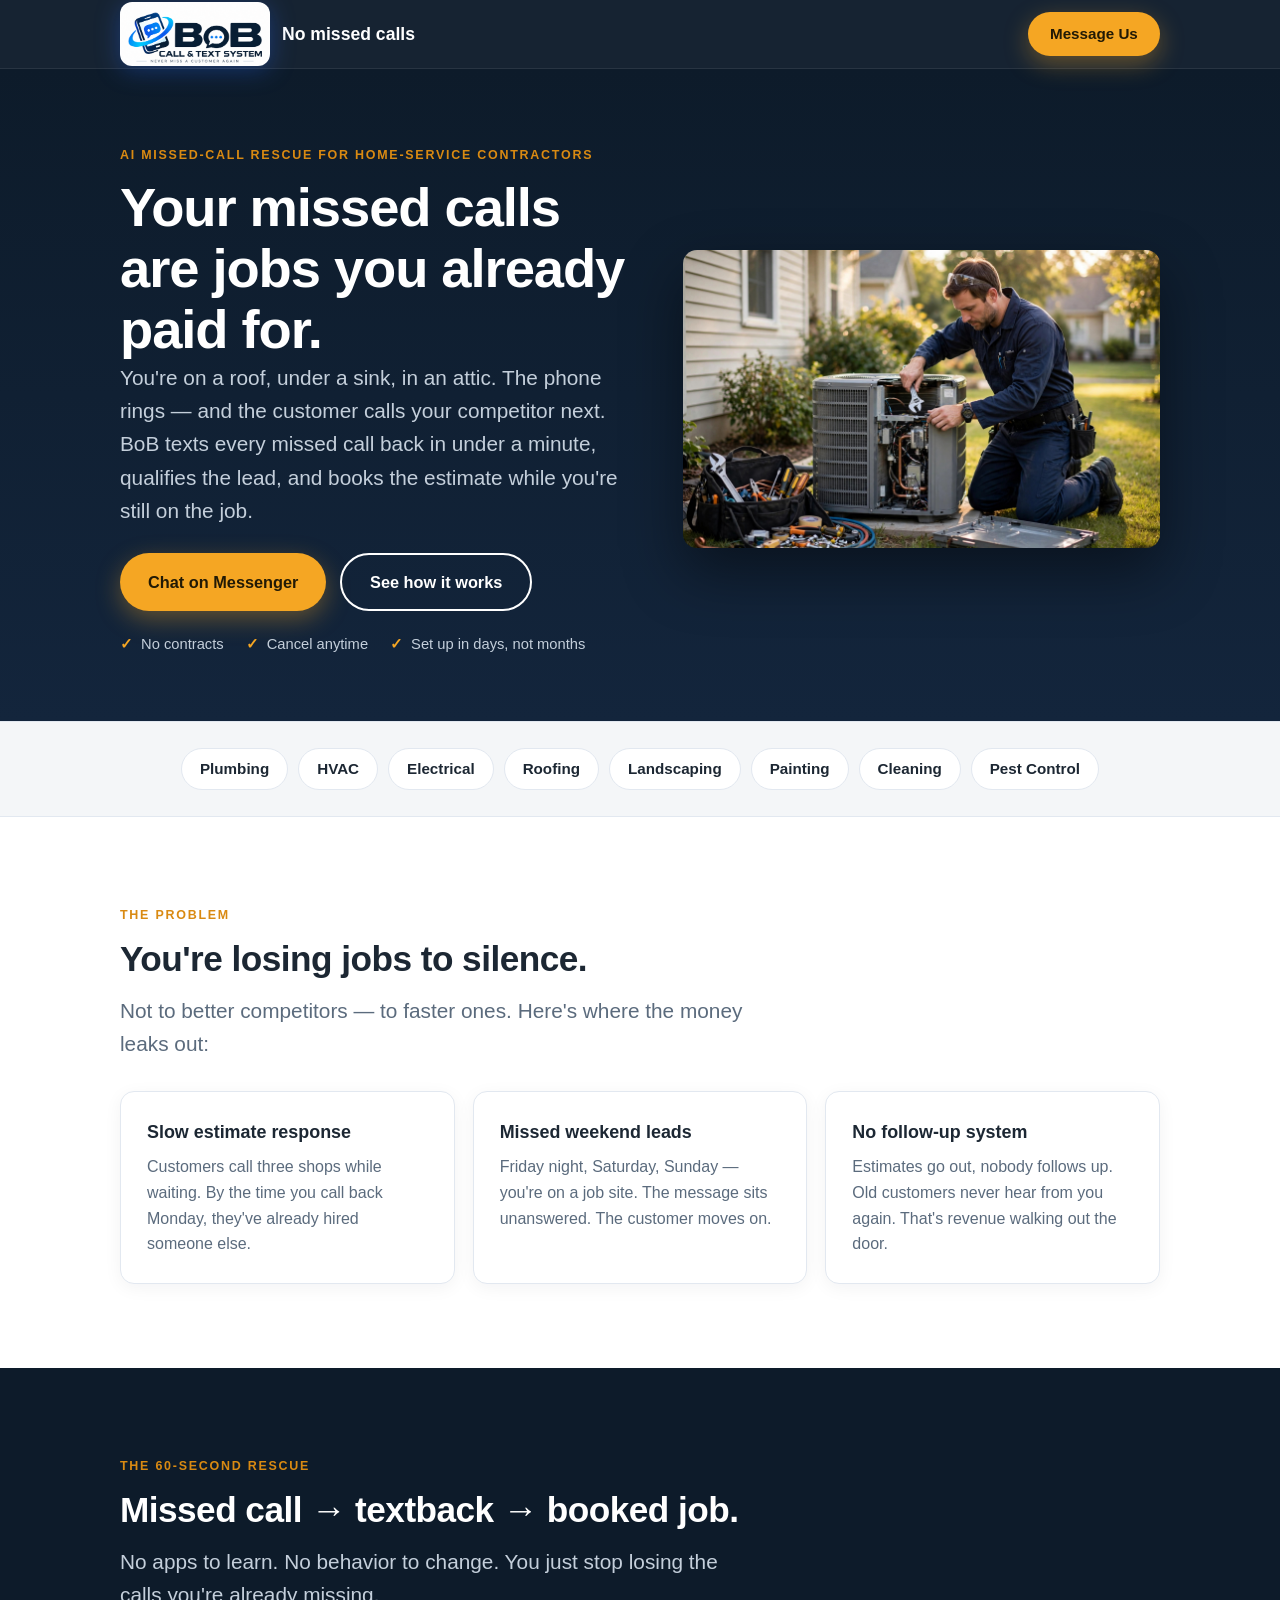
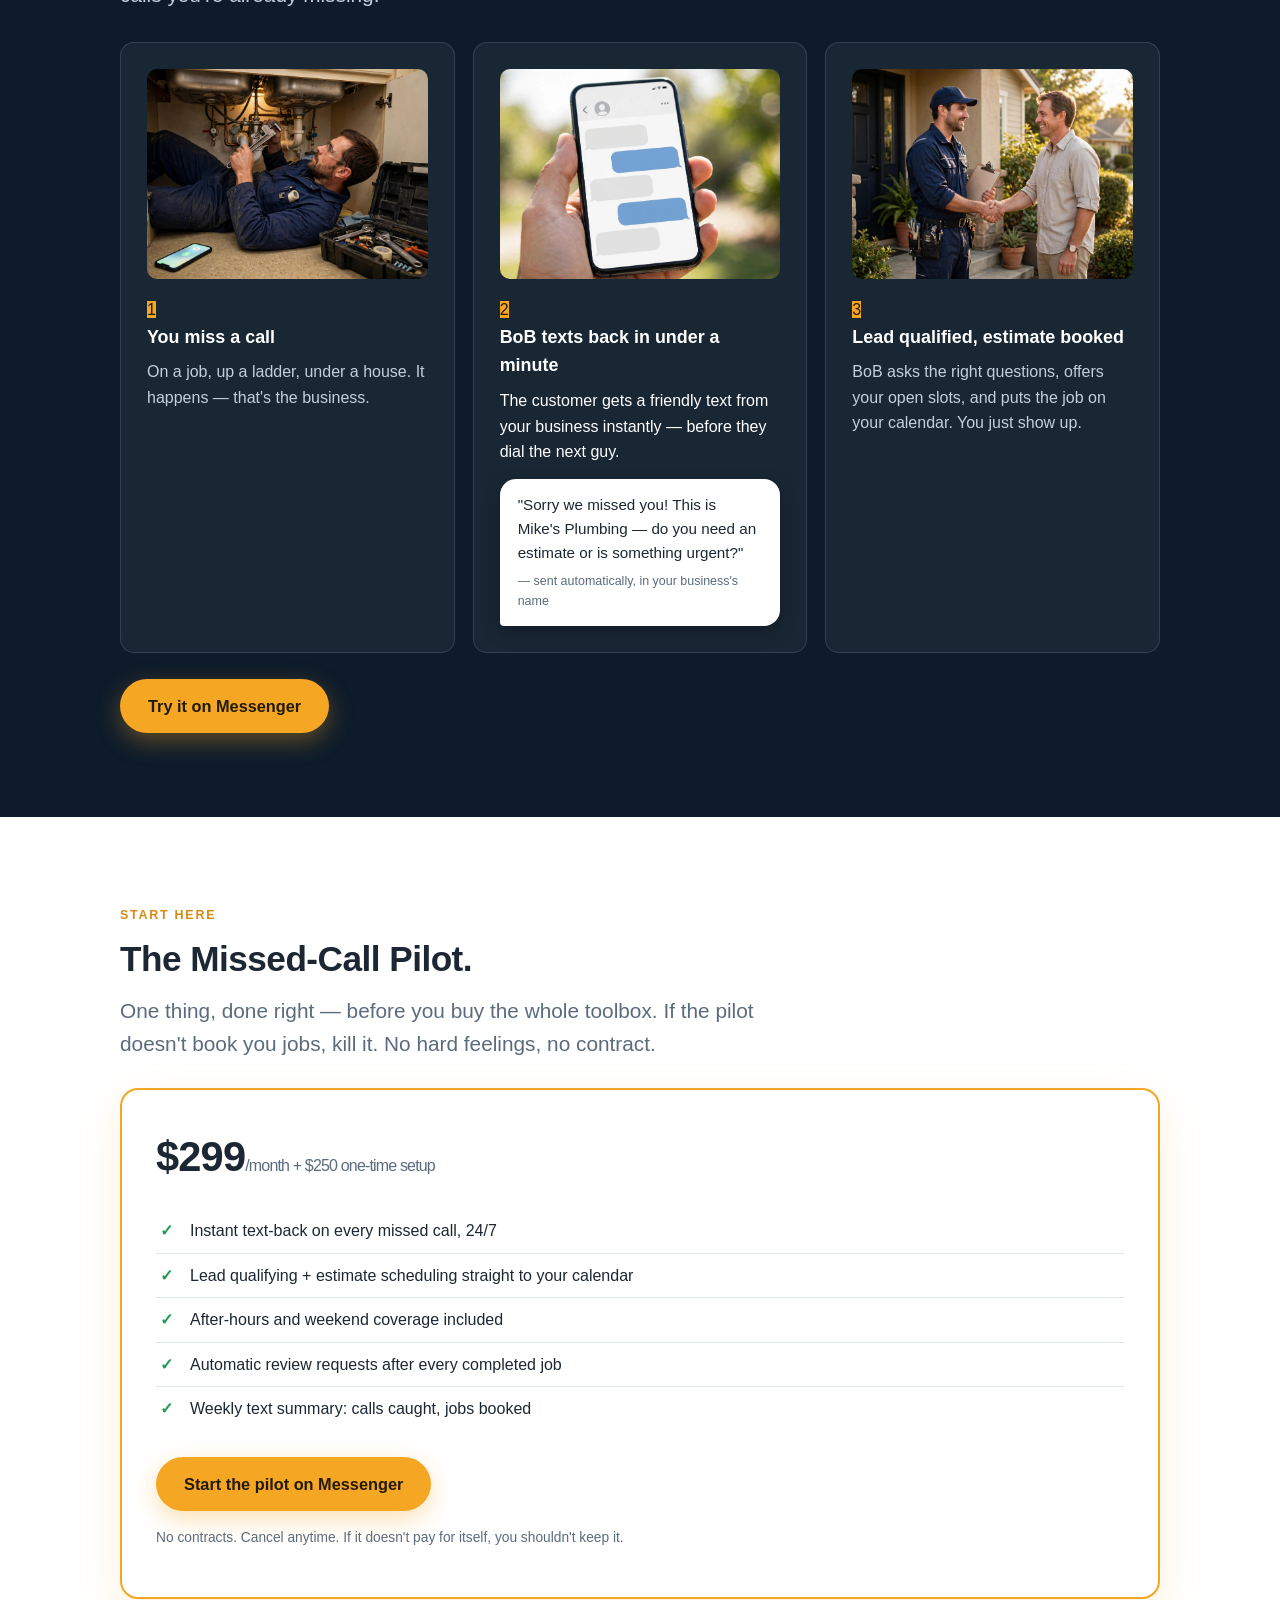
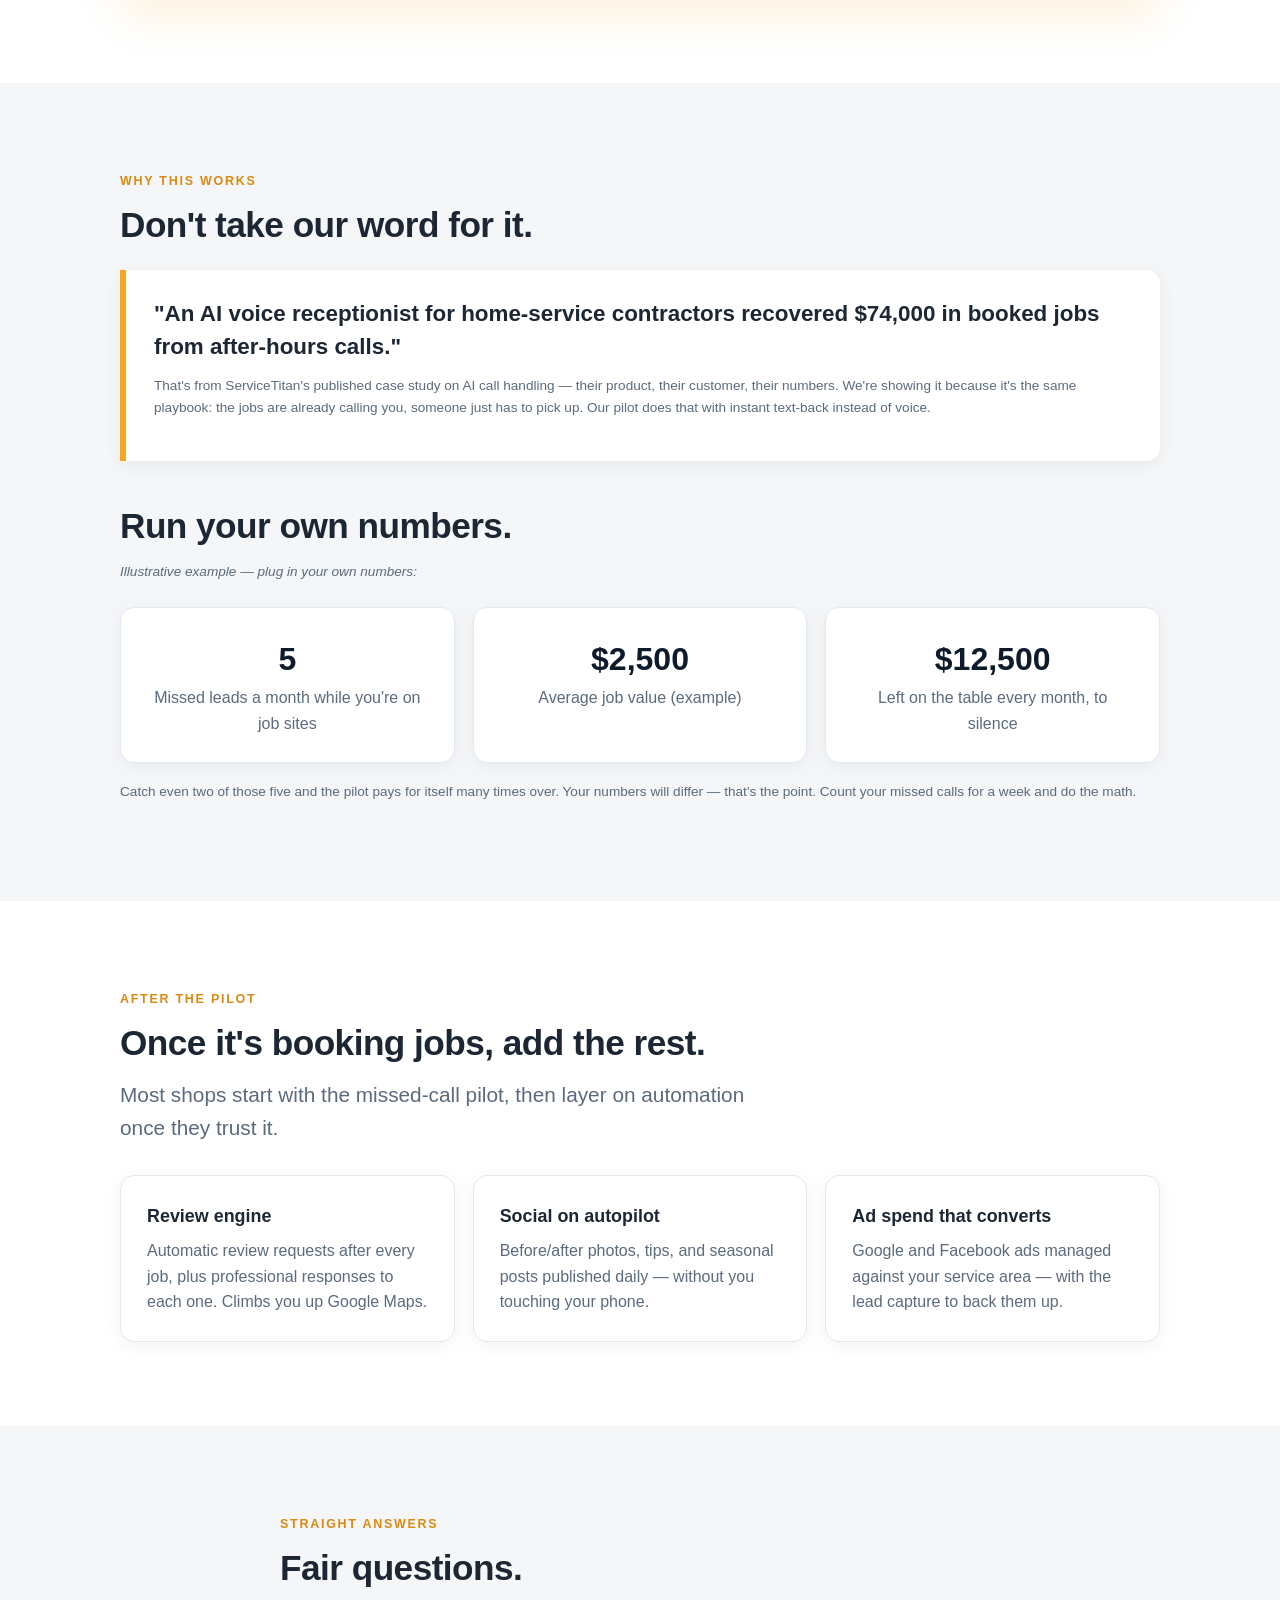
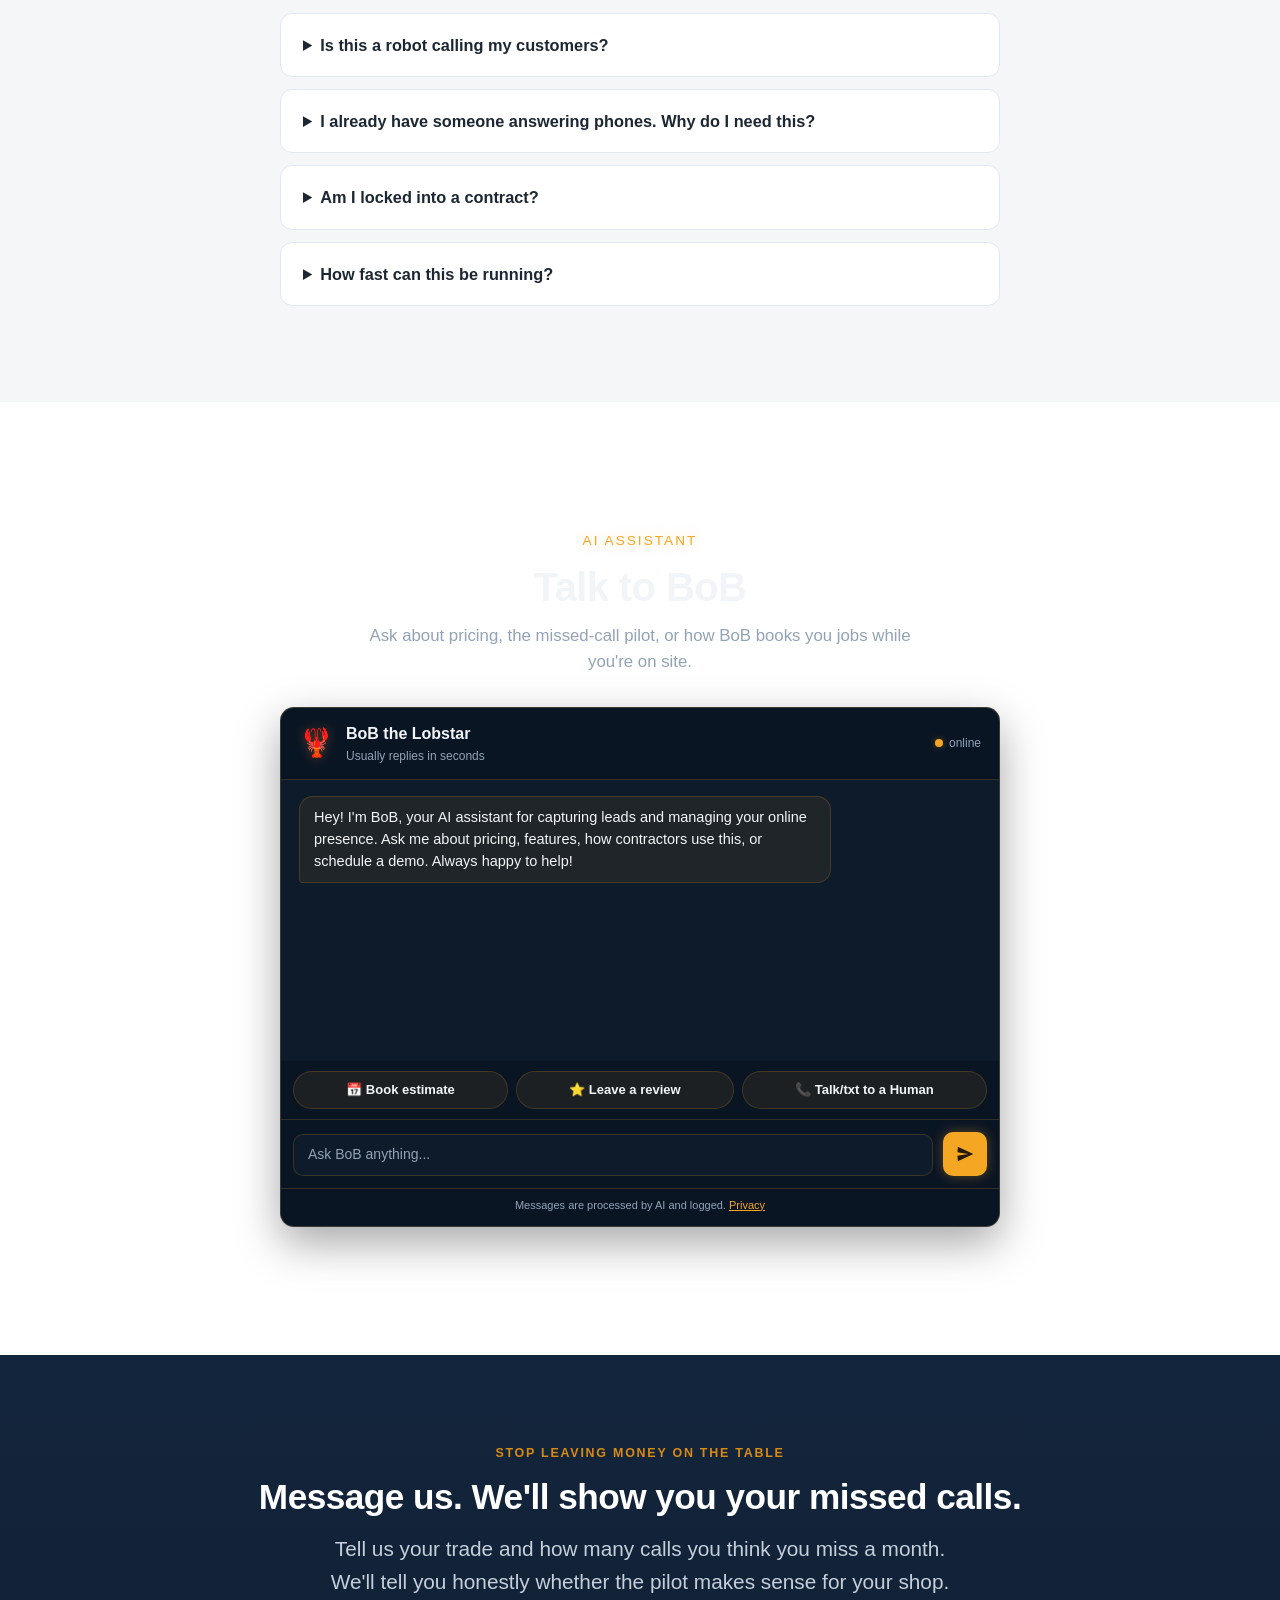
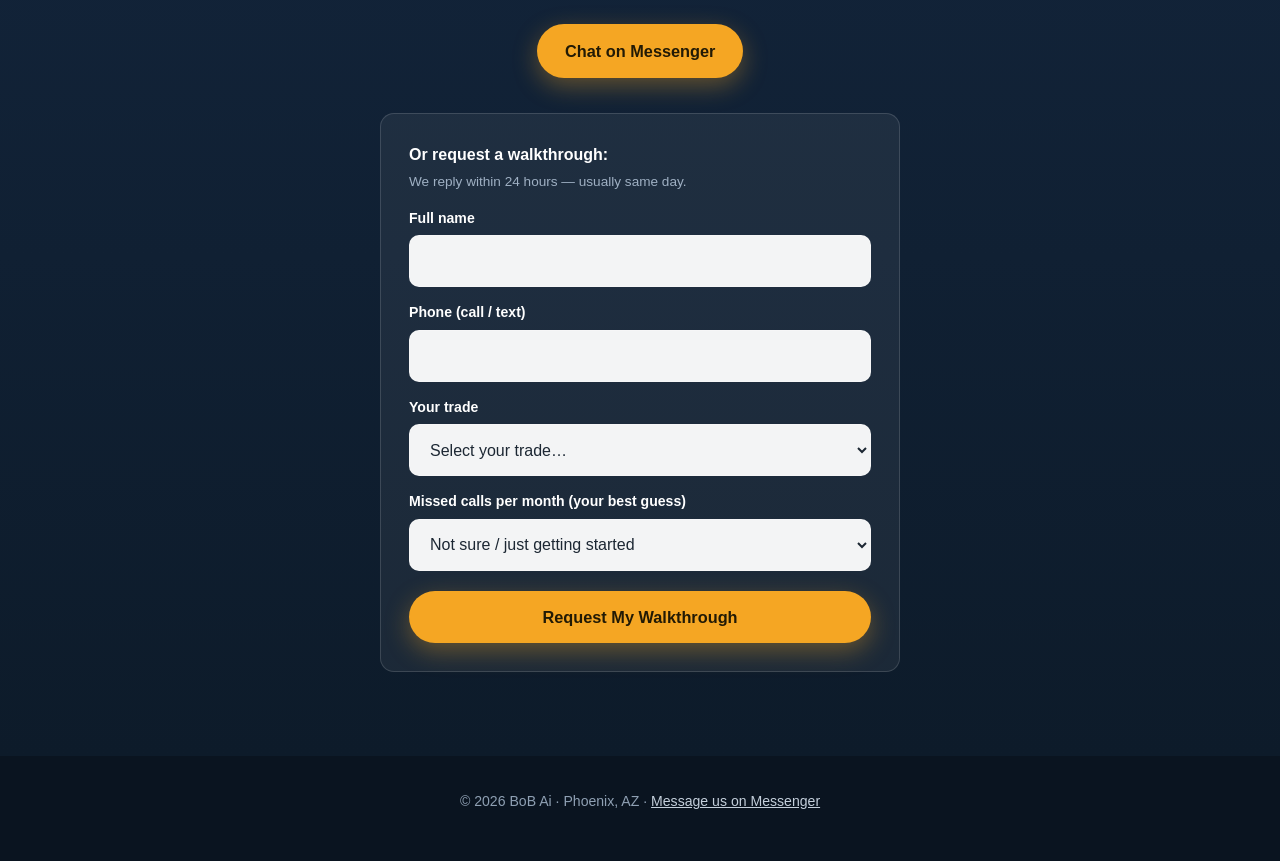
<file: index.html>
<!DOCTYPE html>
<html lang="en">
<head>
<meta charset="UTF-8">
<meta name="viewport" content="width=device-width, initial-scale=1.0">
<title>BoB Ai — No missed calls | AI Missed-Call Rescue for Contractors</title>
<meta name="description" content="BoB texts back every missed call in under a minute, qualifies the lead, and books the estimate. Built for HVAC, plumbing, electrical, roofing and other home-service contractors. No contracts.">
<link rel="icon" href="images/favicon.png" type="image/png">
  <link rel="apple-touch-icon" href="images/apple-touch-icon.png">
<link rel="stylesheet" href="chat-widget.css">
<!--
  ============================================================
  SETUP — READ THIS FIRST (2 quick edits, then upload)
  ------------------------------------------------------------
  1) MESSENGER LINK: already set to your "BoB The Lobstar AI" page
     (https://m.me/1044098888791064). Every "Chat on Messenger"
     button on this page uses it — no edit needed.
  2) DEMO FORM: done — submissions go to affordableonlineservices@gmail.com
     via FormSubmit (free, no backend needed). ONE-TIME ACTIVATION: the first
     time someone submits, FormSubmit emails an activation link to that inbox —
     click it once and every later submission lands straight in the inbox.
  Upload to GitHub: index.html + chat-widget.css at the repo root
  (chat-widget.js is already there — do NOT re-upload it), and the
  images/ folder next to them with these 5 files:
    images/bob-logo.png          (header logo)
    images/favicon.png           (browser tab icon)
    images/apple-touch-icon.png  (iPhone/iPad home-screen icon)
    images/contractor-hero.jpg   (hero photo)
    images/step-missed-call.jpg  ("You miss a call" card)
    images/step-textback.jpg     ("BoB texts back" card)
    images/step-booked-job.jpg   ("Estimate booked" card)
  ============================================================
-->
<script>
  const MESSENGER_URL = "https://m.me/1044098888791064"; // BoB The Lobstar AI page
  document.addEventListener("DOMContentLoaded", () => {
    document.querySelectorAll("[data-messenger]").forEach(a => {
      a.href = MESSENGER_URL;
      a.target = "_blank";
      a.rel = "noopener";
    });

    // Walkthrough form -> affordableonlineservices@gmail.com via FormSubmit (free, no backend).
    // FIRST SUBMIT: FormSubmit emails an activation link to that inbox — click it once, then it just works.
    const form = document.getElementById("walkthrough-form");
    if (form) {
      form.addEventListener("submit", async (e) => {
        e.preventDefault();
        if (!form.reportValidity()) return;
        const btn = document.getElementById("walkthrough-btn");
        const err = document.getElementById("form-error");
        err.style.display = "none";
        btn.disabled = true;
        btn.textContent = "Sending…";
        const name = document.getElementById("f-name").value.trim();
        const first = name.split(/\s+/)[0] || "there";
        try {
          const res = await fetch("https://formsubmit.co/ajax/affordableonlineservices@gmail.com", {
            method: "POST",
            headers: { "Content-Type": "application/json", "Accept": "application/json" },
            body: JSON.stringify({
              name: name,
              phone: document.getElementById("f-phone").value.trim(),
              trade: document.getElementById("f-trade").value,
              missed_calls: document.getElementById("f-missed").value,
              _subject: "New walkthrough request — BoB the Lobstar",
              _honey: form.querySelector('[name="_honey"]').value
            })
          });
          if (!res.ok) throw new Error("send failed");
          form.innerHTML =
            '<div style="text-align:center; padding:18px 6px">' +
            '<div style="font-size:2.4rem; margin-bottom:10px">🤝</div>' +
            "<p style=\"font-weight:800; font-size:1.25rem; margin-bottom:8px\">Thanks, " +
            first.replace(/[<>&"]/g, "") + " — we got it.</p>" +
            "<p style=\"color:#9fb0c3\">Really appreciate you reaching out. We'll look over your info and " +
            "get back to you within 24 hours — usually same day. In the meantime, if you'd " +
            "rather just talk now, hit the Messenger button above. A real human answers.</p>" +
            "</div>";
        } catch (ex) {
          btn.disabled = false;
          btn.textContent = "Request My Walkthrough";
          err.style.display = "block";
        }
      });
    }
  });
</script>
<style>
  :root{
    --navy:#0d1b2a; --navy2:#13253c; --amber:#f5a623; --amber-d:#d98a12;
    --paper:#ffffff; --mist:#f4f6f8; --ink:#1c2733; --muted:#5b6b7d;
    --line:#e2e8f0; --ok:#1f9d55; --radius:14px;
  }
  *{box-sizing:border-box; margin:0; padding:0}
  html{scroll-behavior:smooth}
  body{font-family:-apple-system,BlinkMacSystemFont,"Segoe UI",Roboto,Helvetica,Arial,sans-serif;
       color:var(--ink); line-height:1.6; background:var(--paper); -webkit-text-size-adjust:100%}
  img{max-width:100%; height:auto; display:block}
  .wrap{max-width:1080px; margin:0 auto; padding:0 20px}
  section{padding:64px 0}
  h1{font-size:clamp(2rem,5.4vw,3.4rem); line-height:1.12; letter-spacing:-.02em}
  h2{font-size:clamp(1.5rem,3.6vw,2.2rem); line-height:1.2; letter-spacing:-.015em; margin-bottom:14px}
  h3{font-size:1.12rem; margin-bottom:8px}
  p{margin-bottom:14px}
  .eyebrow{display:inline-block; font-size:.78rem; font-weight:700; letter-spacing:.14em;
           text-transform:uppercase; color:var(--amber-d); margin-bottom:12px}
  .lede{font-size:clamp(1.05rem,2.4vw,1.3rem); color:var(--muted); max-width:640px}
  .btn{display:inline-flex; align-items:center; justify-content:center; gap:10px;
       min-height:52px; padding:14px 28px; border-radius:999px; font-weight:700;
       font-size:1.02rem; text-decoration:none; cursor:pointer; border:0; transition:transform .12s ease, box-shadow .12s ease}
  .btn:active{transform:scale(.97)}
  .btn-amber{background:var(--amber); color:#221a05; box-shadow:0 8px 24px rgba(245,166,35,.35)}
  .btn-amber:hover{background:var(--amber-d)}
  .btn-ghost{background:transparent; color:inherit; border:2px solid currentColor; box-shadow:none}
  .btn-row{display:flex; flex-wrap:wrap; gap:14px; margin-top:26px}
  .micro{font-size:.86rem; color:var(--muted); margin-top:16px}
  /* motion: logo float + button life */
  @keyframes bob-float{0%,100%{transform:translateY(0) rotate(-3deg)}50%{transform:translateY(-7px) rotate(3deg)}}
  @keyframes cta-ping{0%{box-shadow:0 8px 24px rgba(245,166,35,.35),0 0 0 0 rgba(245,166,35,.55)}
    70%{box-shadow:0 8px 24px rgba(245,166,35,.35),0 0 0 16px rgba(245,166,35,0)}
    100%{box-shadow:0 8px 24px rgba(245,166,35,.35),0 0 0 0 rgba(245,166,35,0)}}
  .bob-logo{animation:bob-float 4.5s ease-in-out infinite; filter:drop-shadow(0 4px 12px rgba(37,99,235,.35))}
  .brand:hover .bob-logo{animation-play-state:paused; filter:drop-shadow(0 6px 20px rgba(37,99,235,.7))}
  .btn{will-change:transform}
  .btn:hover{transform:translateY(-3px)}
  .btn-amber:hover{box-shadow:0 14px 34px rgba(245,166,35,.55)}
  .btn-ghost:hover{background:rgba(255,255,255,.08)}
  .btn-pulse{animation:cta-ping 2.6s ease-out infinite}
  .btn-pulse:hover{animation-play-state:paused}
  @media(prefers-reduced-motion:reduce){.bob-logo,.btn-pulse{animation:none}.btn:hover{transform:none}}
  /* header */
  header{position:sticky; top:0; z-index:50; background:rgba(13,27,42,.96);
         backdrop-filter:blur(8px); border-bottom:1px solid rgba(255,255,255,.08)}
  .bar{display:flex; align-items:center; justify-content:space-between; height:68px}
  .brand{display:flex; align-items:center; gap:12px; color:#fff; text-decoration:none; font-weight:800; font-size:1.1rem}
  .brand img{width:150px; height:auto; display:block; margin:-14px 0; border-radius:12px}
  @media(max-width:560px){.brand img{width:112px} .brand{font-size:.95rem; gap:8px}}
  .bar .btn{min-height:44px; padding:10px 22px; font-size:.95rem}
  /* hero */
  .hero{background:linear-gradient(180deg,var(--navy) 0%,var(--navy2) 100%); color:#fff; padding:72px 0 64px}
  .hero-grid{display:grid; gap:36px; align-items:center}
  .hero .lede{color:#c4cfdb}
  .hero-photo{border-radius:var(--radius); overflow:hidden; box-shadow:0 24px 60px rgba(0,0,0,.45)}
  .hero-photo img{width:100%; aspect-ratio:16/10; object-fit:cover}
  .trust{display:flex; flex-wrap:wrap; gap:10px 22px; margin-top:22px; font-size:.92rem; color:#c4cfdb}
  .trust span{display:inline-flex; align-items:center; gap:8px}
  .trust b{color:var(--amber)}
  /* strips & cards */
  .strip{background:var(--mist); border-top:1px solid var(--line); border-bottom:1px solid var(--line); padding:26px 0}
  .trades{display:flex; flex-wrap:wrap; gap:10px; justify-content:center}
  .trades span{background:#fff; border:1px solid var(--line); border-radius:999px; padding:8px 18px; font-weight:600; font-size:.95rem}
  .cards{display:grid; gap:18px; margin-top:30px}
  .card{background:#fff; border:1px solid var(--line); border-radius:var(--radius); padding:26px;
        box-shadow:0 4px 18px rgba(13,27,42,.05)}
  .card .n{display:inline-flex; align-items:center; justify-content:center; width:38px; height:38px;
           border-radius:50%; background:var(--navy); color:#fff; font-weight:800; margin-bottom:12px}
  .card p:last-child{margin-bottom:0; color:var(--muted)}
  /* steps */
  .steps{background:var(--navy); color:#fff}
  .steps .lede{color:#c4cfdb}
  .step{background:rgba(255,255,255,.05); border:1px solid rgba(255,255,255,.12); border-radius:var(--radius); padding:26px}
  .step .n{background:var(--amber); color:#221a05}
  .step p:last-child{margin-bottom:0; color:#c4cfdb}
  .step-img{width:100%; aspect-ratio:4/3; object-fit:cover; border-radius:10px; margin-bottom:18px}
  .chat-bubble{background:#fff; color:var(--ink); border-radius:16px 16px 16px 4px; padding:14px 18px;
               margin-top:14px; font-size:.95rem; box-shadow:0 6px 18px rgba(0,0,0,.25)}
  .chat-bubble small{display:block; color:var(--muted); font-size:.78rem; margin-top:6px}
  /* offer */
  .offer-card{background:#fff; border:2px solid var(--amber); border-radius:18px; padding:34px;
              box-shadow:0 16px 44px rgba(245,166,35,.16); margin-top:28px}
  .price{font-size:2.6rem; font-weight:800; letter-spacing:-.02em}
  .price small{font-size:1rem; font-weight:500; color:var(--muted)}
  .check{list-style:none; margin:18px 0}
  .check li{padding:9px 0 9px 34px; position:relative; border-bottom:1px solid var(--line)}
  .check li:last-child{border-bottom:0}
  .check li::before{content:"✓"; position:absolute; left:4px; top:9px; color:var(--ok); font-weight:800}
  /* proof */
  .proof{background:var(--mist)}
  .proof-card{background:#fff; border-left:6px solid var(--amber); border-radius:0 var(--radius) var(--radius) 0;
              padding:28px; box-shadow:0 4px 18px rgba(13,27,42,.06); margin-top:24px}
  .proof-card blockquote{font-size:clamp(1.1rem,2.6vw,1.4rem); font-weight:600; line-height:1.45; margin-bottom:12px}
  .fine{font-size:.85rem; color:var(--muted)}
  .math{display:grid; gap:18px; margin-top:24px}
  .math .card{text-align:center}
  .math .big{font-size:2rem; font-weight:800; color:var(--navy)}
  /* faq */
  details{background:#fff; border:1px solid var(--line); border-radius:12px; padding:18px 22px; margin-bottom:12px}
  summary{font-weight:700; cursor:pointer; font-size:1.02rem}
  details p{margin:10px 0 0; color:var(--muted)}
  /* final cta */
  .final{background:linear-gradient(180deg,var(--navy2),var(--navy)); color:#fff; text-align:center}
  .final .lede{color:#c4cfdb; margin:0 auto 8px}
  .final .btn-row{justify-content:center}
  form.lead{max-width:520px; margin:34px auto 0; background:rgba(255,255,255,.06);
            border:1px solid rgba(255,255,255,.14); border-radius:var(--radius); padding:28px; text-align:left}
  form.lead label{display:block; font-size:.88rem; font-weight:600; margin:14px 0 6px}
  form.lead input, form.lead select{width:100%; padding:14px 16px; border-radius:10px; border:1px solid rgba(255,255,255,.2);
            background:rgba(255,255,255,.95); color:var(--ink); font-size:1rem; min-height:52px}
  form.lead .btn{width:100%; margin-top:20px}
  footer{background:#0a1420; color:#8fa0b3; padding:34px 0; font-size:.88rem; text-align:center}
  footer a{color:#c4cfdb}
  @media(min-width:760px){
    .hero-grid{grid-template-columns:1.05fr .95fr}
    .cards{grid-template-columns:repeat(3,1fr)}
    .math{grid-template-columns:repeat(3,1fr)}
    section{padding:84px 0}
  }
</style>
</head>
<body>

<header>
  <div class="wrap bar">
    <a class="brand" href="#top">
      <img src="images/bob-logo.png" alt="BoB — Call and Text System logo" class="bob-logo">
      No missed calls
    </a>
    <a class="btn btn-amber" data-messenger href="#">Message Us</a>
  </div>
</header>

<!-- HERO -->
<section class="hero" id="top">
  <div class="wrap hero-grid">
    <div>
      <span class="eyebrow">AI missed-call rescue for home-service contractors</span>
      <h1>Your missed calls are jobs you already paid for.</h1>
      <p class="lede">You're on a roof, under a sink, in an attic. The phone rings — and the customer calls your competitor next. BoB texts every missed call back in under a minute, qualifies the lead, and books the estimate while you're still on the job.</p>
      <div class="btn-row">
        <a class="btn btn-amber btn-pulse" data-messenger href="#">Chat on Messenger</a>
        <a class="btn btn-ghost" href="#how">See how it works</a>
      </div>
      <div class="trust">
        <span><b>✓</b> No contracts</span>
        <span><b>✓</b> Cancel anytime</span>
        <span><b>✓</b> Set up in days, not months</span>
      </div>
    </div>
    <div class="hero-photo">
      <img src="images/contractor-hero.jpg" alt="HVAC technician servicing an air conditioning unit at a customer's home">
    </div>
  </div>
</section>

<!-- TRADES -->
<div class="strip">
  <div class="wrap trades">
    <span>Plumbing</span><span>HVAC</span><span>Electrical</span><span>Roofing</span><span>Landscaping</span><span>Painting</span><span>Cleaning</span><span>Pest Control</span>
  </div>
</div>

<!-- PROBLEM -->
<section>
  <div class="wrap">
    <span class="eyebrow">The problem</span>
    <h2>You're losing jobs to silence.</h2>
    <p class="lede">Not to better competitors — to faster ones. Here's where the money leaks out:</p>
    <div class="cards">
      <div class="card">
        <h3>Slow estimate response</h3>
        <p>Customers call three shops while waiting. By the time you call back Monday, they've already hired someone else.</p>
      </div>
      <div class="card">
        <h3>Missed weekend leads</h3>
        <p>Friday night, Saturday, Sunday — you're on a job site. The message sits unanswered. The customer moves on.</p>
      </div>
      <div class="card">
        <h3>No follow-up system</h3>
        <p>Estimates go out, nobody follows up. Old customers never hear from you again. That's revenue walking out the door.</p>
      </div>
    </div>
  </div>
</section>

<!-- HOW IT WORKS -->
<section class="steps" id="how">
  <div class="wrap">
    <span class="eyebrow">The 60-second rescue</span>
    <h2>Missed call → textback → booked job.</h2>
    <p class="lede">No apps to learn. No behavior to change. You just stop losing the calls you're already missing.</p>
    <div class="cards">
      <div class="step">
        <img src="images/step-missed-call.jpg" alt="Plumber under a sink missing an incoming call" class="step-img" loading="lazy">
        <span class="n">1</span>
        <h3>You miss a call</h3>
        <p>On a job, up a ladder, under a house. It happens — that's the business.</p>
      </div>
      <div class="step">
        <img src="images/step-textback.jpg" alt="Instant text-back conversation on a smartphone" class="step-img" loading="lazy">
        <span class="n">2</span>
        <h3>BoB texts back in under a minute</h3>
        <p>The customer gets a friendly text from your business instantly — before they dial the next guy.</p>
        <div class="chat-bubble">"Sorry we missed you! This is Mike's Plumbing — do you need an estimate or is something urgent?"<small>— sent automatically, in your business's name</small></div>
      </div>
      <div class="step">
        <img src="images/step-booked-job.jpg" alt="Contractor shaking hands with a happy homeowner after booking the job" class="step-img" loading="lazy">
        <span class="n">3</span>
        <h3>Lead qualified, estimate booked</h3>
        <p>BoB asks the right questions, offers your open slots, and puts the job on your calendar. You just show up.</p>
      </div>
    </div>
    <div class="btn-row">
      <a class="btn btn-amber" data-messenger href="#">Try it on Messenger</a>
    </div>
  </div>
</section>

<!-- PILOT OFFER -->
<section>
  <div class="wrap">
    <span class="eyebrow">Start here</span>
    <h2>The Missed-Call Pilot.</h2>
    <p class="lede">One thing, done right — before you buy the whole toolbox. If the pilot doesn't book you jobs, kill it. No hard feelings, no contract.</p>
    <div class="offer-card">
      <div class="price">$299<small>/month + $250 one-time setup</small></div>
      <ul class="check">
        <li>Instant text-back on every missed call, 24/7</li>
        <li>Lead qualifying + estimate scheduling straight to your calendar</li>
        <li>After-hours and weekend coverage included</li>
        <li>Automatic review requests after every completed job</li>
        <li>Weekly text summary: calls caught, jobs booked</li>
      </ul>
      <div class="btn-row">
        <a class="btn btn-amber" data-messenger href="#">Start the pilot on Messenger</a>
      </div>
      <p class="micro">No contracts. Cancel anytime. If it doesn't pay for itself, you shouldn't keep it.</p>
    </div>
  </div>
</section>

<!-- PROOF -->
<section class="proof">
  <div class="wrap">
    <span class="eyebrow">Why this works</span>
    <h2>Don't take our word for it.</h2>
    <div class="proof-card">
      <blockquote>"An AI voice receptionist for home-service contractors recovered $74,000 in booked jobs from after-hours calls."</blockquote>
      <p class="fine">That's from ServiceTitan's published case study on AI call handling — their product, their customer, their numbers. We're showing it because it's the same playbook: the jobs are already calling you, someone just has to pick up. Our pilot does that with instant text-back instead of voice.</p>
    </div>
    <h2 style="margin-top:44px">Run your own numbers.</h2>
    <p class="fine" style="margin-bottom:6px"><em>Illustrative example — plug in your own numbers:</em></p>
    <div class="math">
      <div class="card"><div class="big">5</div><p>Missed leads a month while you're on job sites</p></div>
      <div class="card"><div class="big">$2,500</div><p>Average job value (example)</p></div>
      <div class="card"><div class="big">$12,500</div><p>Left on the table every month, to silence</p></div>
    </div>
    <p class="fine" style="margin-top:18px">Catch even two of those five and the pilot pays for itself many times over. Your numbers will differ — that's the point. Count your missed calls for a week and do the math.</p>
  </div>
</section>

<!-- FULL SUITE -->
<section>
  <div class="wrap">
    <span class="eyebrow">After the pilot</span>
    <h2>Once it's booking jobs, add the rest.</h2>
    <p class="lede">Most shops start with the missed-call pilot, then layer on automation once they trust it.</p>
    <div class="cards">
      <div class="card"><h3>Review engine</h3><p>Automatic review requests after every job, plus professional responses to each one. Climbs you up Google Maps.</p></div>
      <div class="card"><h3>Social on autopilot</h3><p>Before/after photos, tips, and seasonal posts published daily — without you touching your phone.</p></div>
      <div class="card"><h3>Ad spend that converts</h3><p>Google and Facebook ads managed against your service area — with the lead capture to back them up.</p></div>
    </div>
  </div>
</section>

<!-- FAQ -->
<section style="background:var(--mist)">
  <div class="wrap" style="max-width:760px">
    <span class="eyebrow">Straight answers</span>
    <h2>Fair questions.</h2>
    <div style="margin-top:24px">
      <details>
        <summary>Is this a robot calling my customers?</summary>
        <p>No. The pilot is text-based — a fast, friendly text from your business number. Most customers never realize it isn't a person, and every conversation hands off to you the moment it matters.</p>
      </details>
      <details>
        <summary>I already have someone answering phones. Why do I need this?</summary>
        <p>You don't — during business hours. BoB covers nights, weekends, lunch breaks, and the jobs where nobody can pick up. It's the backup, not the replacement.</p>
      </details>
      <details>
        <summary>Am I locked into a contract?</summary>
        <p>No. Month to month, cancel anytime. If it doesn't book jobs, fire it.</p>
      </details>
      <details>
        <summary>How fast can this be running?</summary>
        <p>Days. We connect your business number, learn your services and schedule, and test it with you before it touches a real customer.</p>
      </details>
    </div>
  </div>
</section>

<!-- CHATBOT -->
<!-- The BoB chat widget mounts here. chat-widget.js renders the full chat
     card (title/subtitle from the data attributes below) and talks to the
     bot on Render. If this section is removed, the widget is a no-op. -->
<section id="bob-chat-embed" data-bob-title="Talk to BoB"
         data-bob-sub="Ask about pricing, the missed-call pilot, or how BoB books you jobs while you're on site.">
</section>

<!-- FINAL CTA -->
<section class="final" id="demo">
  <div class="wrap">
    <span class="eyebrow">Stop leaving money on the table</span>
    <h2>Message us. We'll show you your missed calls.</h2>
    <p class="lede">Tell us your trade and how many calls you think you miss a month. We'll tell you honestly whether the pilot makes sense for your shop.</p>
    <div class="btn-row">
      <a class="btn btn-amber btn-pulse" data-messenger href="#">Chat on Messenger</a>
    </div>

    <form class="lead" id="walkthrough-form" novalidate>
      <p style="font-weight:700; margin-bottom:4px">Or request a walkthrough:</p>
      <p class="fine" style="color:#9fb0c3">We reply within 24 hours — usually same day.</p>
      <input type="text" name="_honey" style="display:none" tabindex="-1" autocomplete="off">
      <input type="hidden" name="_subject" value="New walkthrough request — BoB the Lobstar">
      <label for="f-name">Full name</label>
      <input id="f-name" name="name" type="text" required autocomplete="name">
      <label for="f-phone">Phone (call / text)</label>
      <input id="f-phone" name="phone" type="tel" required autocomplete="tel">
      <label for="f-trade">Your trade</label>
      <select id="f-trade" name="trade" required>
        <option value="">Select your trade…</option>
        <option>Plumbing</option><option>HVAC</option><option>Electrical</option>
        <option>Roofing</option><option>Landscaping / Lawn Care</option>
        <option>Painting</option><option>Cleaning</option><option>Pest Control</option>
        <option>Handyman / General Contracting</option><option>Other</option>
      </select>
      <label for="f-missed">Missed calls per month (your best guess)</label>
      <select id="f-missed" name="missed_calls">
        <option>Not sure / just getting started</option>
        <option>1–5</option><option>6–15</option><option>15–30</option><option>30+</option>
      </select>
      <button class="btn btn-amber" type="submit" id="walkthrough-btn">Request My Walkthrough</button>
      <p class="fine" id="form-error" style="display:none; color:#ffb4a2; margin-top:12px">Hmm, that didn't go through — mind trying again, or just <a data-messenger href="#" style="color:#fff">message us on Messenger</a> instead?</p>
    </form>
  </div>
</section>

<footer>
  <div class="wrap">
    <p>© 2026 BoB Ai · Phoenix, AZ · <a data-messenger href="#">Message us on Messenger</a></p>
  </div>
</footer>

<script src="chat-widget.js" defer></script>
<script>!function(){try{var d=JSON.stringify({page:location.pathname,ref:document.referrer}),u="https://bob-call-pilot.onrender.com/track";if(navigator.sendBeacon){navigator.sendBeacon(u,d)}else{fetch(u,{method:"POST",headers:{"Content-Type":"text/plain"},body:d,keepalive:!0}).catch(function(){})}catch(e){}}();</script>
</body>
</html>
</file>
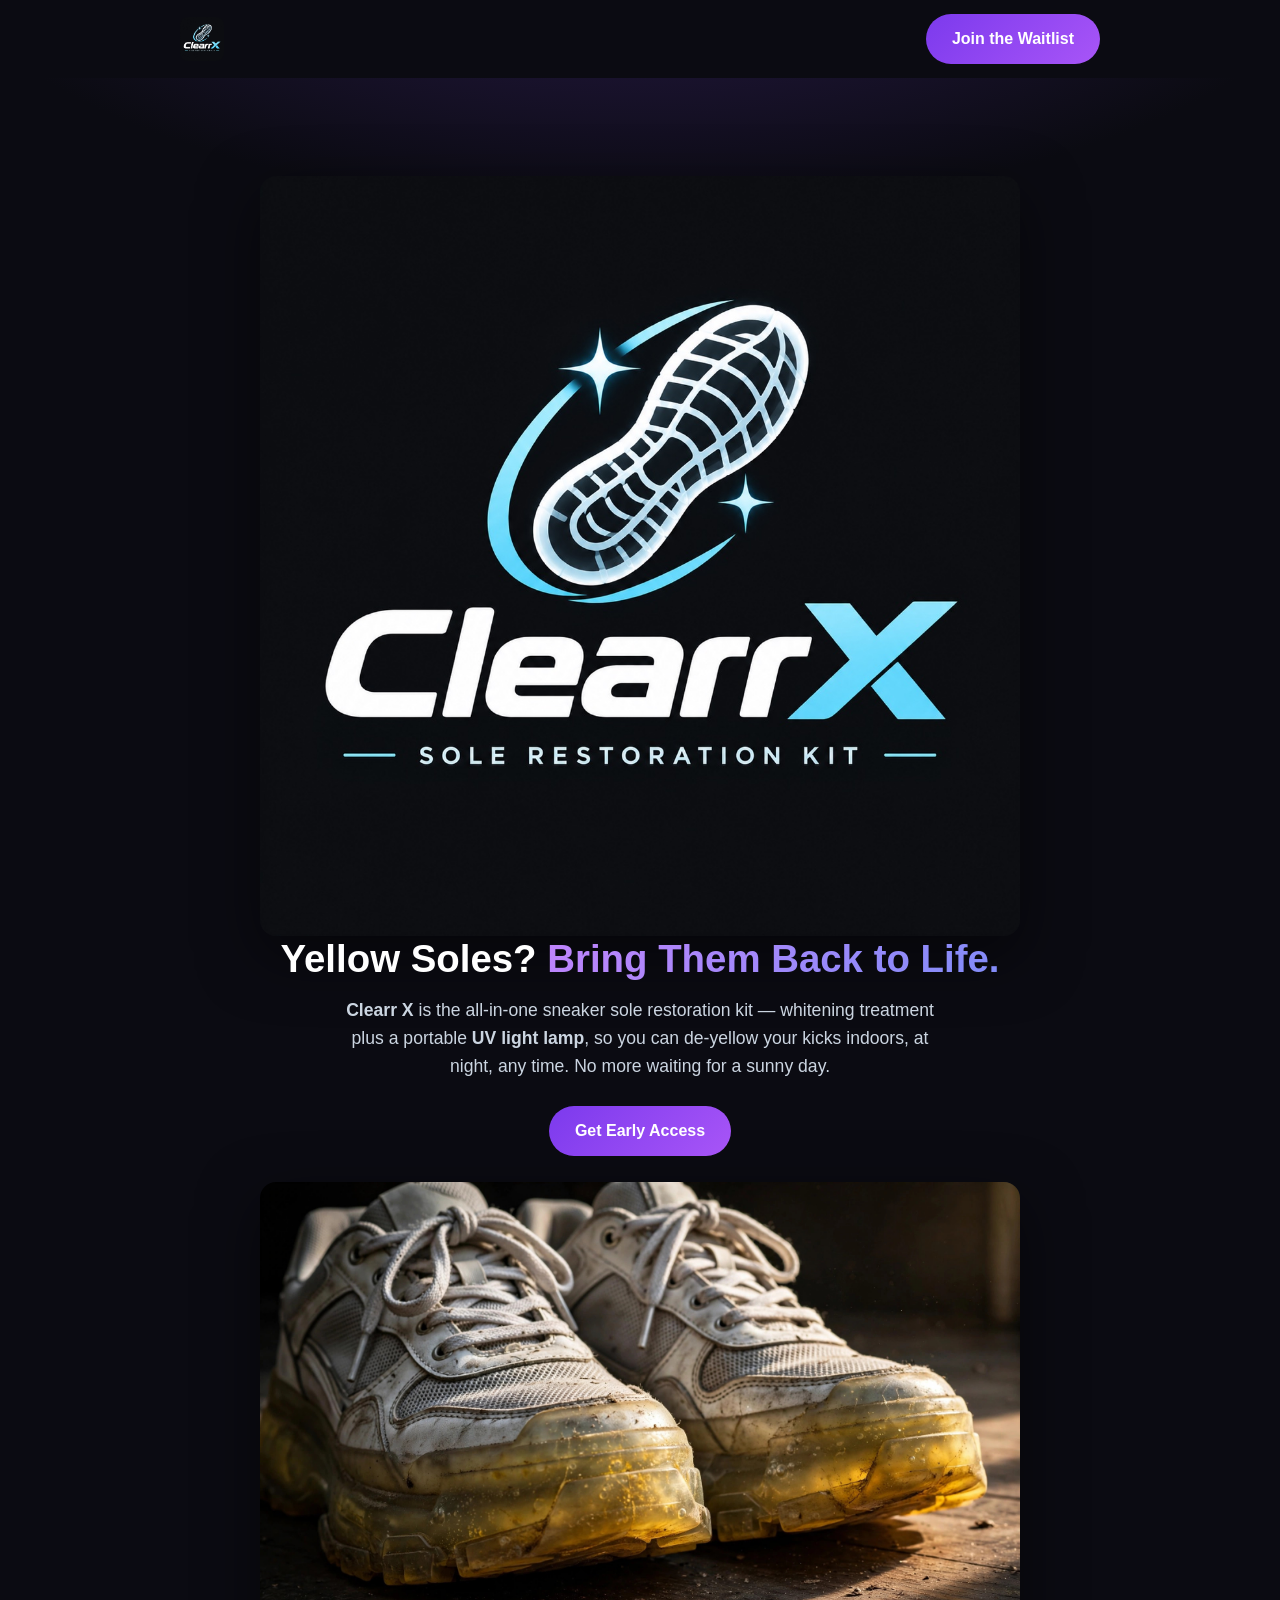
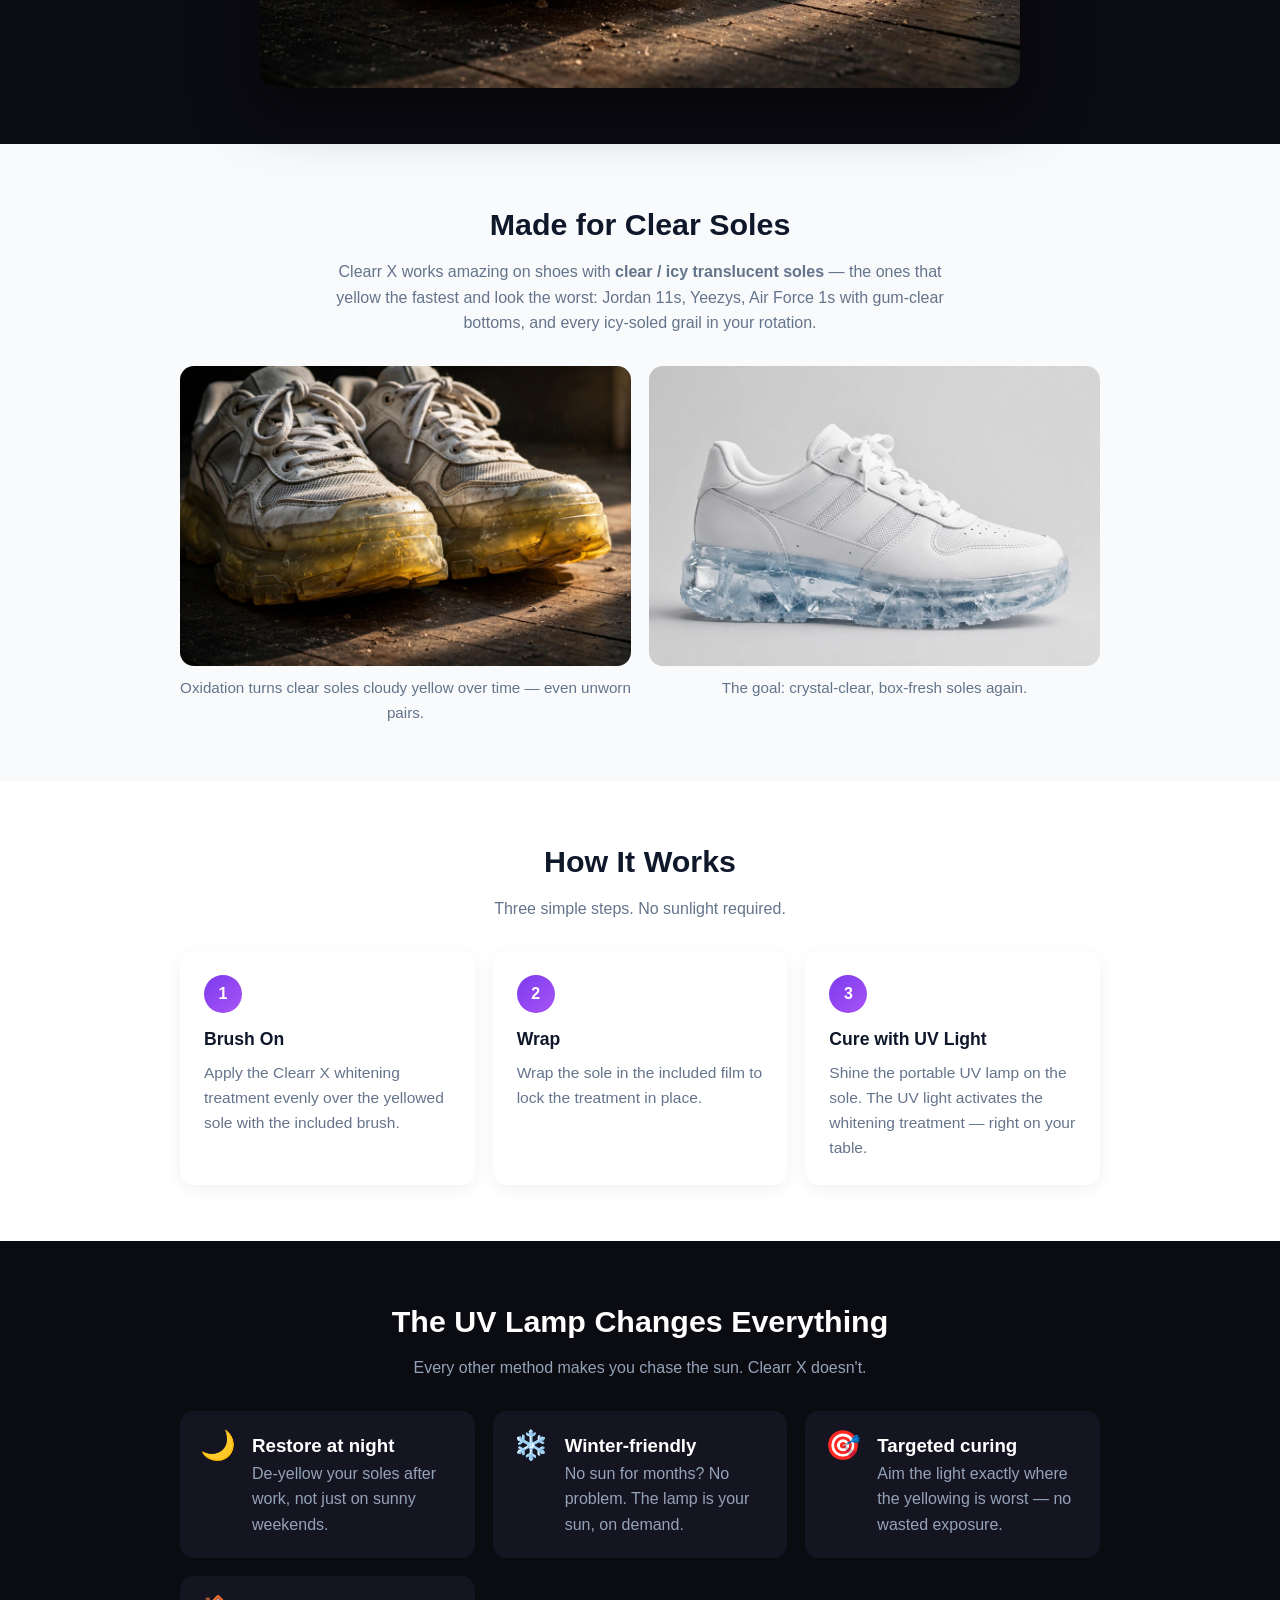
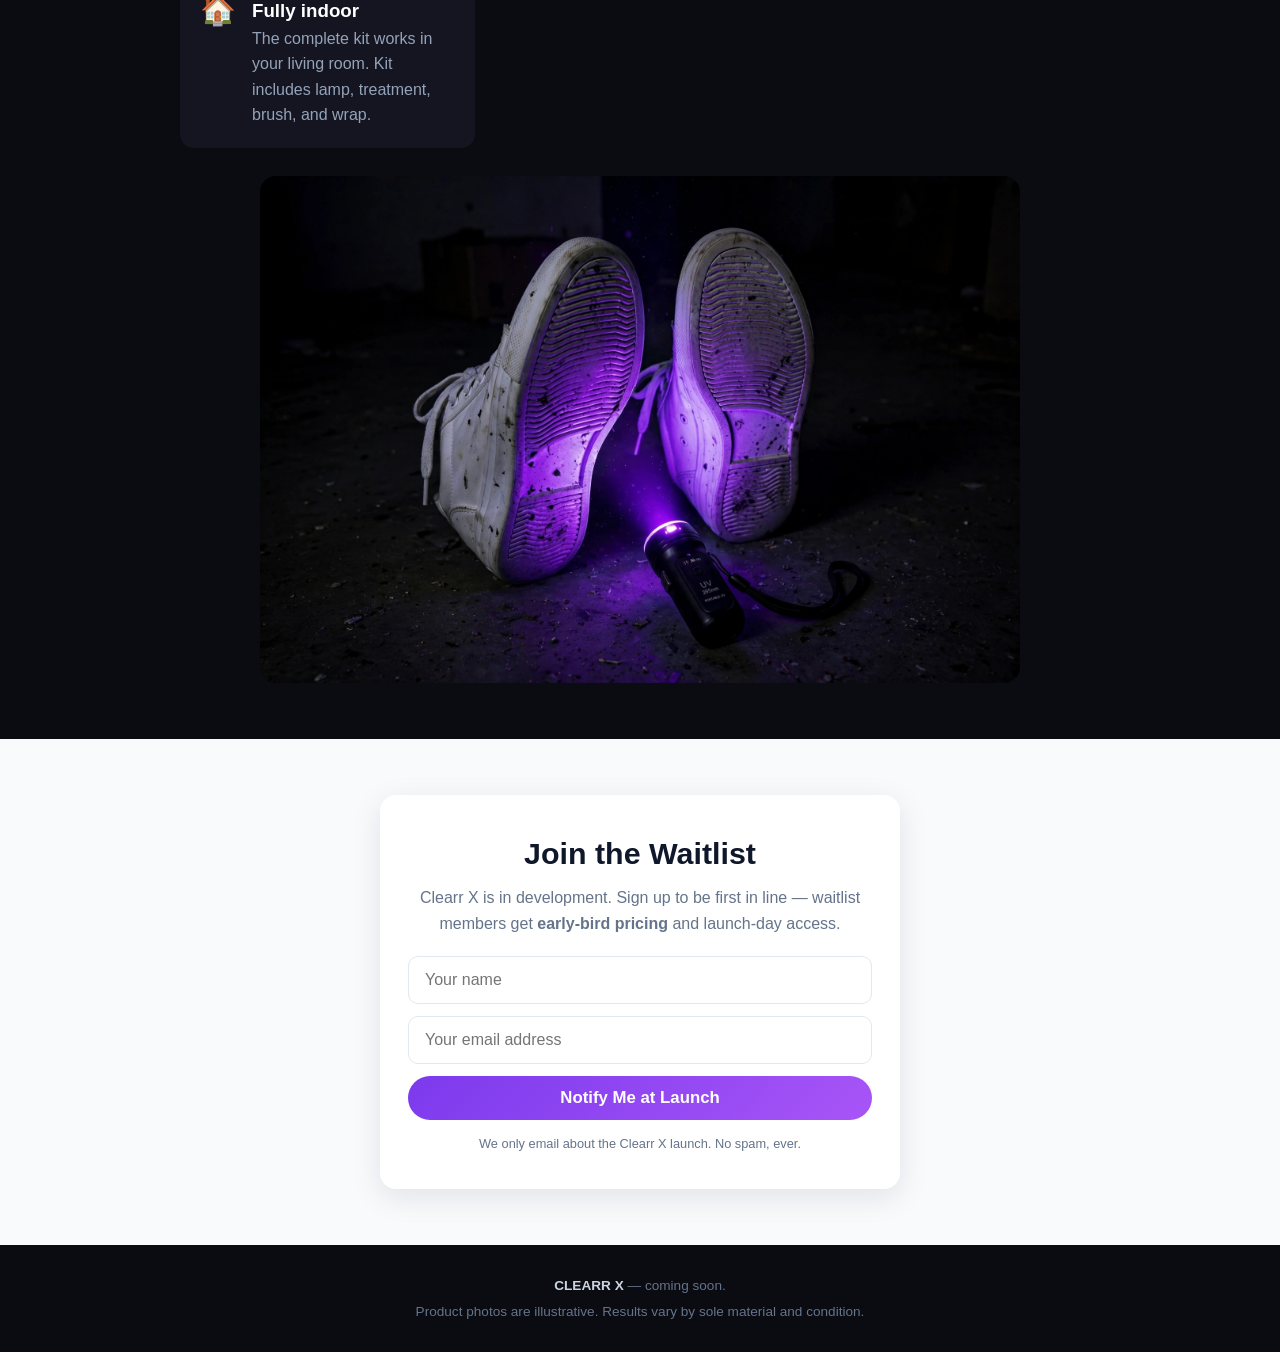
<file: clearr-x/index.html>
<!DOCTYPE html>
<html lang="en">
<head>
<meta charset="UTF-8">
<meta name="viewport" content="width=device-width, initial-scale=1.0">
<title>Clearr X — Restore Yellowed Soles | Join the Waitlist</title>
<meta name="description" content="Clearr X is the all-in-one sneaker sole restoration kit with a UV light lamp. Works amazing on clear soles. Join the waitlist.">
<style>
  :root { --ink:#0f172a; --muted:#64748b; --accent:#7c3aed; --accent2:#a855f7; --bg:#f8fafc; --card:#ffffff; }
  * { margin:0; padding:0; box-sizing:border-box; }
  body { font-family:-apple-system,BlinkMacSystemFont,"Segoe UI",Roboto,Helvetica,Arial,sans-serif; color:var(--ink); background:var(--bg); line-height:1.6; }
  .wrap { max-width:960px; margin:0 auto; padding:0 20px; }
  header { background:#0b0b12; color:#fff; padding:14px 0; position:sticky; top:0; z-index:10; }
  header .wrap { display:flex; align-items:center; justify-content:space-between; }
  .logo img { height:44px; display:block; border-radius:8px; }
  .hero-logo { width:200px; margin:0 auto 20px; display:block; border-radius:16px; box-shadow:0 12px 40px rgba(0,0,0,.5); }
  .cta { background:linear-gradient(135deg,var(--accent),var(--accent2)); color:#fff; border:none; padding:12px 26px; border-radius:999px; font-weight:700; font-size:1rem; cursor:pointer; text-decoration:none; display:inline-block; }
  .hero { background:radial-gradient(1200px 500px at 50% -10%, #2a1b4d 0%, #0b0b12 60%); color:#fff; text-align:center; padding:72px 0 56px; }
  .hero h1 { font-size:2.4rem; line-height:1.2; margin-bottom:14px; }
  .hero h1 .hl { background:linear-gradient(135deg,#c084fc,#818cf8); -webkit-background-clip:text; background-clip:text; color:transparent; }
  .hero p { color:#cbd5e1; max-width:620px; margin:0 auto 26px; font-size:1.1rem; }
  .hero img { width:100%; max-width:760px; border-radius:16px; margin:26px auto 0; display:block; box-shadow:0 20px 60px rgba(0,0,0,.5); }
  section { padding:56px 0; }
  section h2 { font-size:1.9rem; margin-bottom:10px; text-align:center; }
  section .sub { color:var(--muted); text-align:center; max-width:640px; margin:0 auto 30px; }
  .grid { display:grid; grid-template-columns:repeat(auto-fit,minmax(240px,1fr)); gap:18px; }
  .card { background:var(--card); border-radius:14px; padding:24px; box-shadow:0 4px 18px rgba(15,23,42,.06); }
  .card .num { display:inline-flex; width:38px; height:38px; border-radius:50%; background:linear-gradient(135deg,var(--accent),var(--accent2)); color:#fff; font-weight:800; align-items:center; justify-content:center; margin-bottom:12px; }
  .card h3 { margin-bottom:8px; font-size:1.1rem; }
  .card p { color:var(--muted); font-size:.97rem; }
  .photo-card img { width:100%; border-radius:14px; display:block; }
  .photo-card p { margin-top:10px; color:var(--muted); font-size:.95rem; text-align:center; }
  .feature { display:flex; gap:16px; align-items:flex-start; background:var(--card); border-radius:14px; padding:20px; box-shadow:0 4px 18px rgba(15,23,42,.06); }
  .feature .icon { font-size:1.8rem; line-height:1; }
  .dark { background:#0b0b12; color:#fff; }
  .dark .sub { color:#94a3b8; }
  .dark .feature { background:#151522; box-shadow:none; }
  .dark .feature p { color:#94a3b8; }
  form.waitlist { background:var(--card); border-radius:16px; padding:34px 28px; max-width:520px; margin:0 auto; box-shadow:0 8px 30px rgba(15,23,42,.1); text-align:center; }
  form.waitlist h2 { margin-bottom:8px; }
  form.waitlist p { color:var(--muted); margin-bottom:20px; }
  form.waitlist input { width:100%; padding:14px 16px; margin-bottom:12px; border:1.5px solid #e2e8f0; border-radius:10px; font-size:1rem; }
  form.waitlist input:focus { outline:none; border-color:var(--accent); }
  form.waitlist button { width:100%; font-size:1.05rem; }
  #form-msg { margin-top:14px; font-weight:600; display:none; }
  #form-msg.ok { color:#16a34a; display:block; }
  #form-msg.err { color:#dc2626; display:block; }
  footer { background:#0b0b12; color:#64748b; text-align:center; padding:26px 0; font-size:.85rem; }
  footer p { margin:4px 0; }
  @media (max-width:600px){ .hero h1{font-size:1.8rem;} section h2{font-size:1.5rem;} }
</style>
</head>
<body>

<header>
  <div class="wrap">
    <div class="logo"><img src="images/logo.jpg" alt="Clearr X — Sole Restoration Kit"></div>
    <a class="cta" href="#waitlist">Join the Waitlist</a>
  </div>
</header>

<div class="hero">
  <div class="wrap">
    <img class="hero-logo" src="images/logo.jpg" alt="Clearr X — Sole Restoration Kit">
    <h1>Yellow Soles? <span class="hl">Bring Them Back to Life.</span></h1>
    <p><strong>Clearr X</strong> is the all-in-one sneaker sole restoration kit — whitening treatment plus a portable <strong>UV light lamp</strong>, so you can de-yellow your kicks indoors, at night, any time. No more waiting for a sunny day.</p>
    <a class="cta" href="#waitlist">Get Early Access</a>
    <img src="images/sole-yellow.jpg" alt="Sneakers with yellowed oxidized soles">
  </div>
</div>

<section>
  <div class="wrap">
    <h2>Made for Clear Soles</h2>
    <p class="sub">Clearr X works amazing on shoes with <strong>clear / icy translucent soles</strong> — the ones that yellow the fastest and look the worst: Jordan 11s, Yeezys, Air Force 1s with gum-clear bottoms, and every icy-soled grail in your rotation.</p>
    <div class="grid">
      <div class="photo-card">
        <img src="images/sole-yellow.jpg" alt="Close-up of yellowed clear soles">
        <p>Oxidation turns clear soles cloudy yellow over time — even unworn pairs.</p>
      </div>
      <div class="photo-card">
        <img src="images/sole-restored.jpg" alt="Pristine sneakers with clear icy soles">
        <p>The goal: crystal-clear, box-fresh soles again.</p>
      </div>
    </div>
  </div>
</section>

<section style="background:#fff">
  <div class="wrap">
    <h2>How It Works</h2>
    <p class="sub">Three simple steps. No sunlight required.</p>
    <div class="grid">
      <div class="card">
        <div class="num">1</div>
        <h3>Brush On</h3>
        <p>Apply the Clearr X whitening treatment evenly over the yellowed sole with the included brush.</p>
      </div>
      <div class="card">
        <div class="num">2</div>
        <h3>Wrap</h3>
        <p>Wrap the sole in the included film to lock the treatment in place.</p>
      </div>
      <div class="card">
        <div class="num">3</div>
        <h3>Cure with UV Light</h3>
        <p>Shine the portable UV lamp on the sole. The UV light activates the whitening treatment — right on your table.</p>
      </div>
    </div>
  </div>
</section>

<section class="dark">
  <div class="wrap">
    <h2>The UV Lamp Changes Everything</h2>
    <p class="sub">Every other method makes you chase the sun. Clearr X doesn't.</p>
    <div class="grid" style="margin-bottom:28px">
      <div class="feature">
        <div class="icon">🌙</div>
        <div><h3>Restore at night</h3><p>De-yellow your soles after work, not just on sunny weekends.</p></div>
      </div>
      <div class="feature">
        <div class="icon">❄️</div>
        <div><h3>Winter-friendly</h3><p>No sun for months? No problem. The lamp is your sun, on demand.</p></div>
      </div>
      <div class="feature">
        <div class="icon">🎯</div>
        <div><h3>Targeted curing</h3><p>Aim the light exactly where the yellowing is worst — no wasted exposure.</p></div>
      </div>
      <div class="feature">
        <div class="icon">🏠</div>
        <div><h3>Fully indoor</h3><p>The complete kit works in your living room. Kit includes lamp, treatment, brush, and wrap.</p></div>
      </div>
    </div>
    <div style="max-width:760px;margin:0 auto">
      <img src="images/uv-lamp.jpg" alt="UV lamp curing sneaker soles at night" style="width:100%;border-radius:16px;display:block">
    </div>
  </div>
</section>

<section id="waitlist">
  <div class="wrap">
    <form class="waitlist" id="waitlist-form">
      <h2>Join the Waitlist</h2>
      <p>Clearr X is in development. Sign up to be first in line — waitlist members get <strong>early-bird pricing</strong> and launch-day access.</p>
      <input type="text" id="wl-name" name="name" placeholder="Your name" autocomplete="name">
      <input type="email" id="wl-email" name="email" placeholder="Your email address" required autocomplete="email">
      <button class="cta" type="submit">Notify Me at Launch</button>
      <div id="form-msg"></div>
      <p style="font-size:.8rem;margin-top:14px;margin-bottom:0">We only email about the Clearr X launch. No spam, ever.</p>
    </form>
  </div>
</section>

<footer>
  <div class="wrap">
    <p><strong style="color:#cbd5e1">CLEARR X</strong> — coming soon.</p>
    <p>Product photos are illustrative. Results vary by sole material and condition.</p>
  </div>
</footer>

<script>
document.getElementById('waitlist-form').addEventListener('submit', async function(e) {
  e.preventDefault();
  var msg = document.getElementById('form-msg');
  var email = document.getElementById('wl-email').value.trim();
  var name = document.getElementById('wl-name').value.trim();
  if (!email) { msg.className = 'err'; msg.textContent = 'Please enter your email.'; return; }
  msg.className = ''; msg.style.display = 'block'; msg.style.color = '#64748b';
  msg.textContent = 'Joining...';
  try {
    var res = await fetch('https://formsubmit.co/ajax/affordableonlineservices@gmail.com', {
      method: 'POST',
      headers: { 'Content-Type': 'application/json', 'Accept': 'application/json' },
      body: JSON.stringify({ name: name, email: email, _subject: 'New Clearr X waitlist signup', _template: 'table' })
    });
    if (!res.ok) throw new Error('bad response');
    msg.className = 'ok';
    msg.textContent = "You're on the list! We'll email you the moment Clearr X drops.";
    document.getElementById('wl-name').value = '';
    document.getElementById('wl-email').value = '';
  } catch (err) {
    msg.className = 'err';
    msg.textContent = 'Something went wrong — please try again in a moment.';
  }
});
</script>
</body>
</html>
</file>
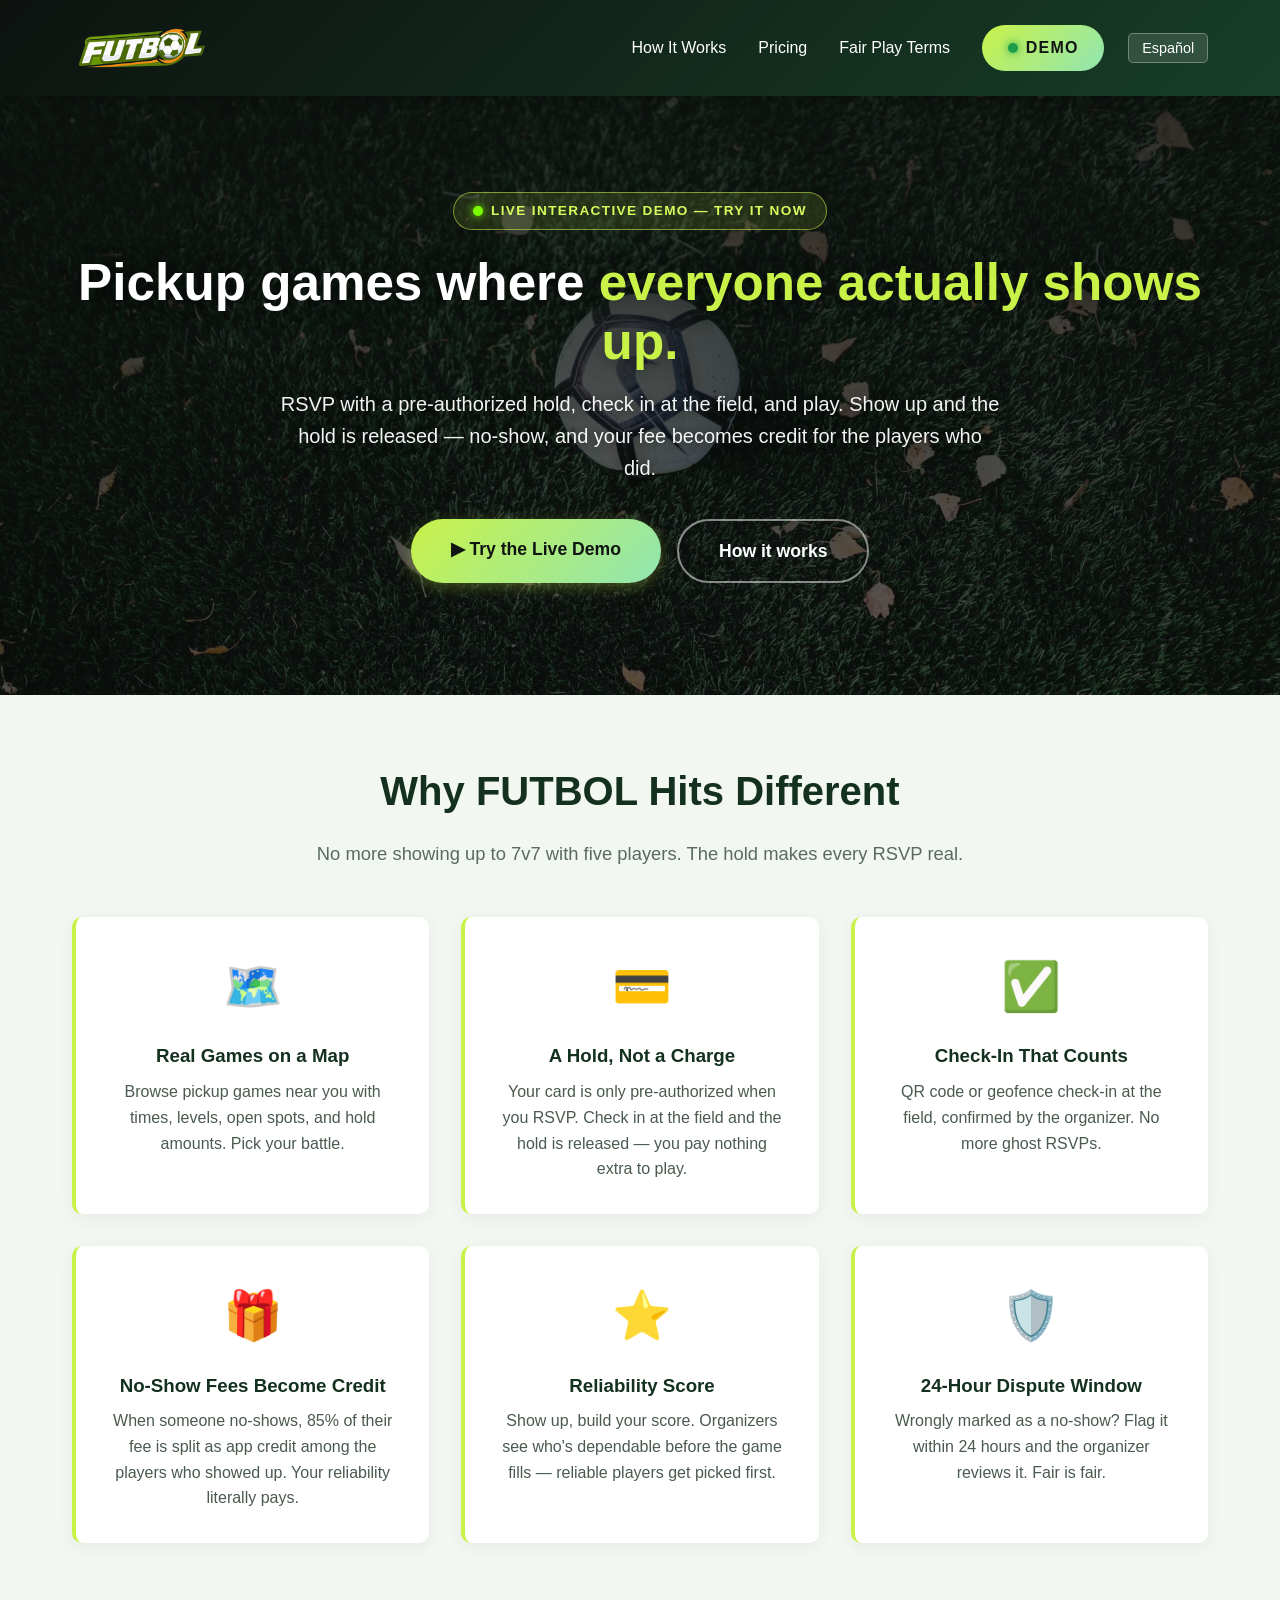
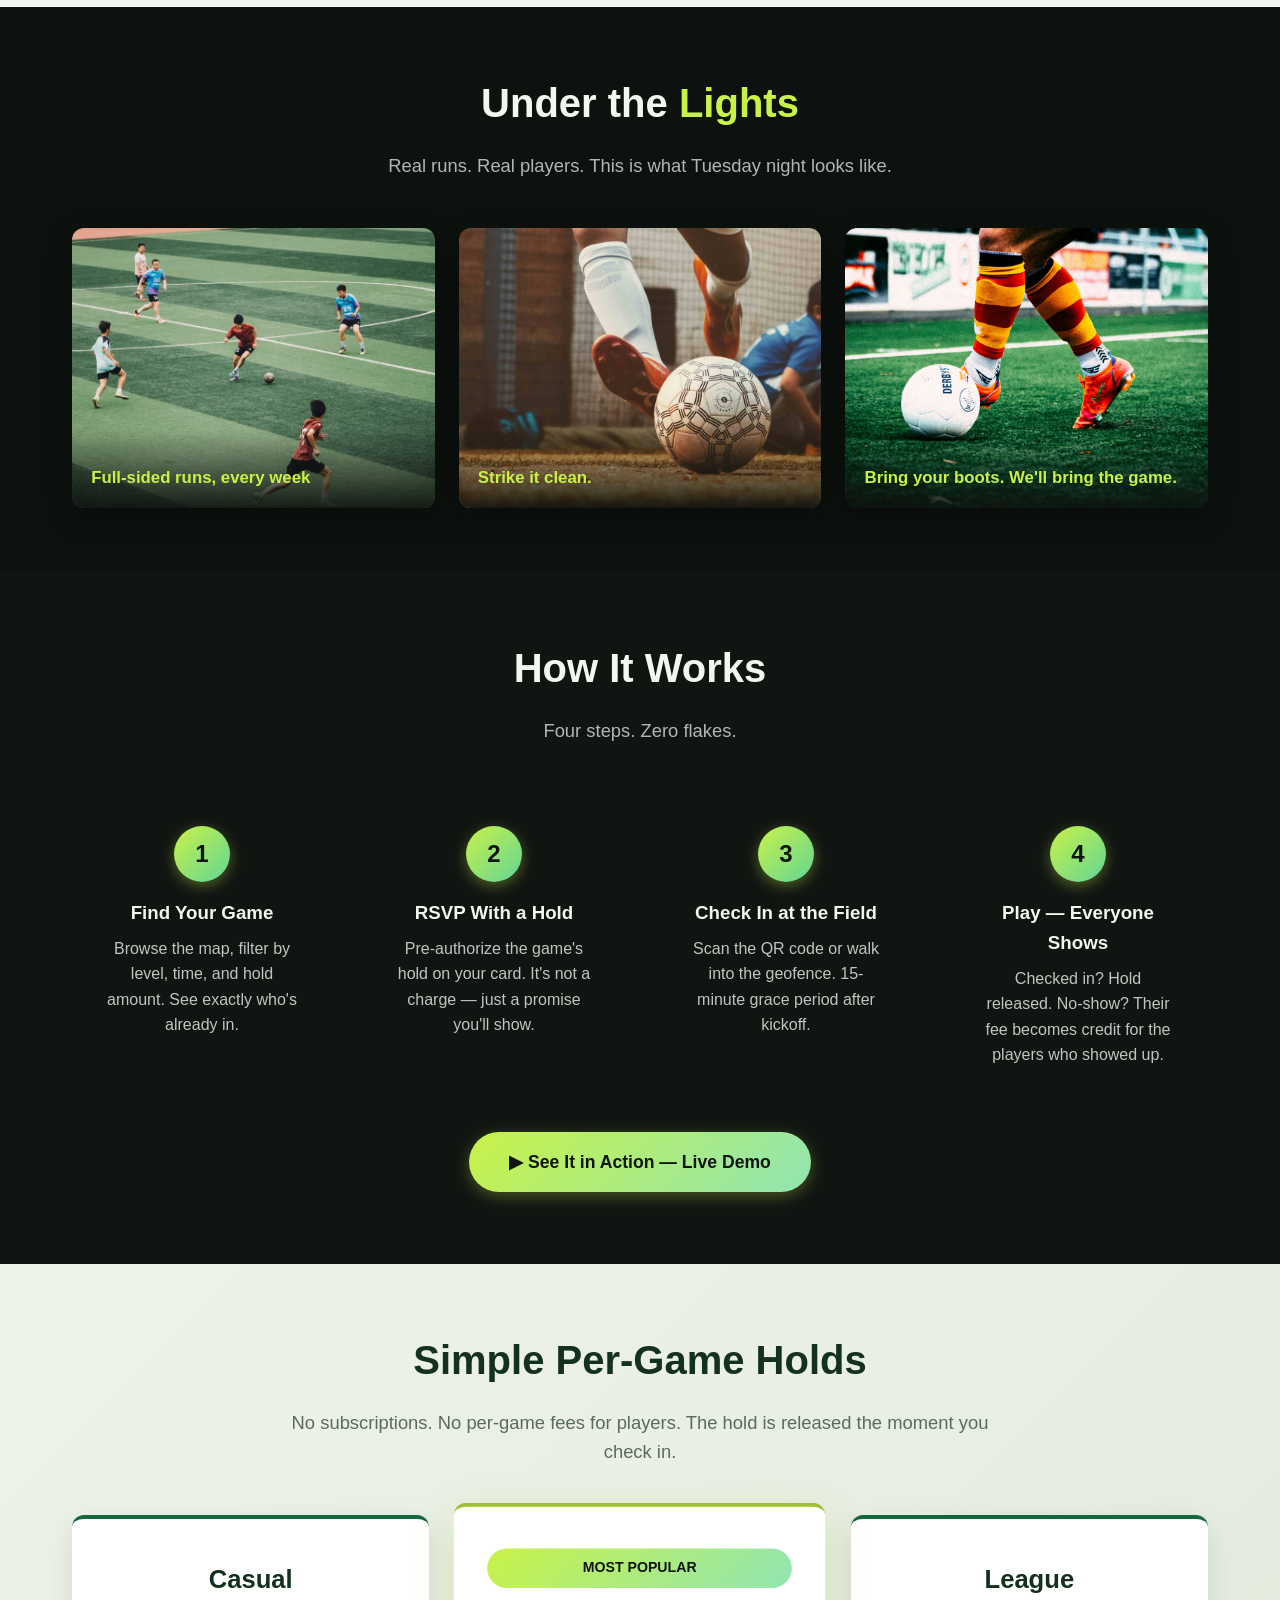
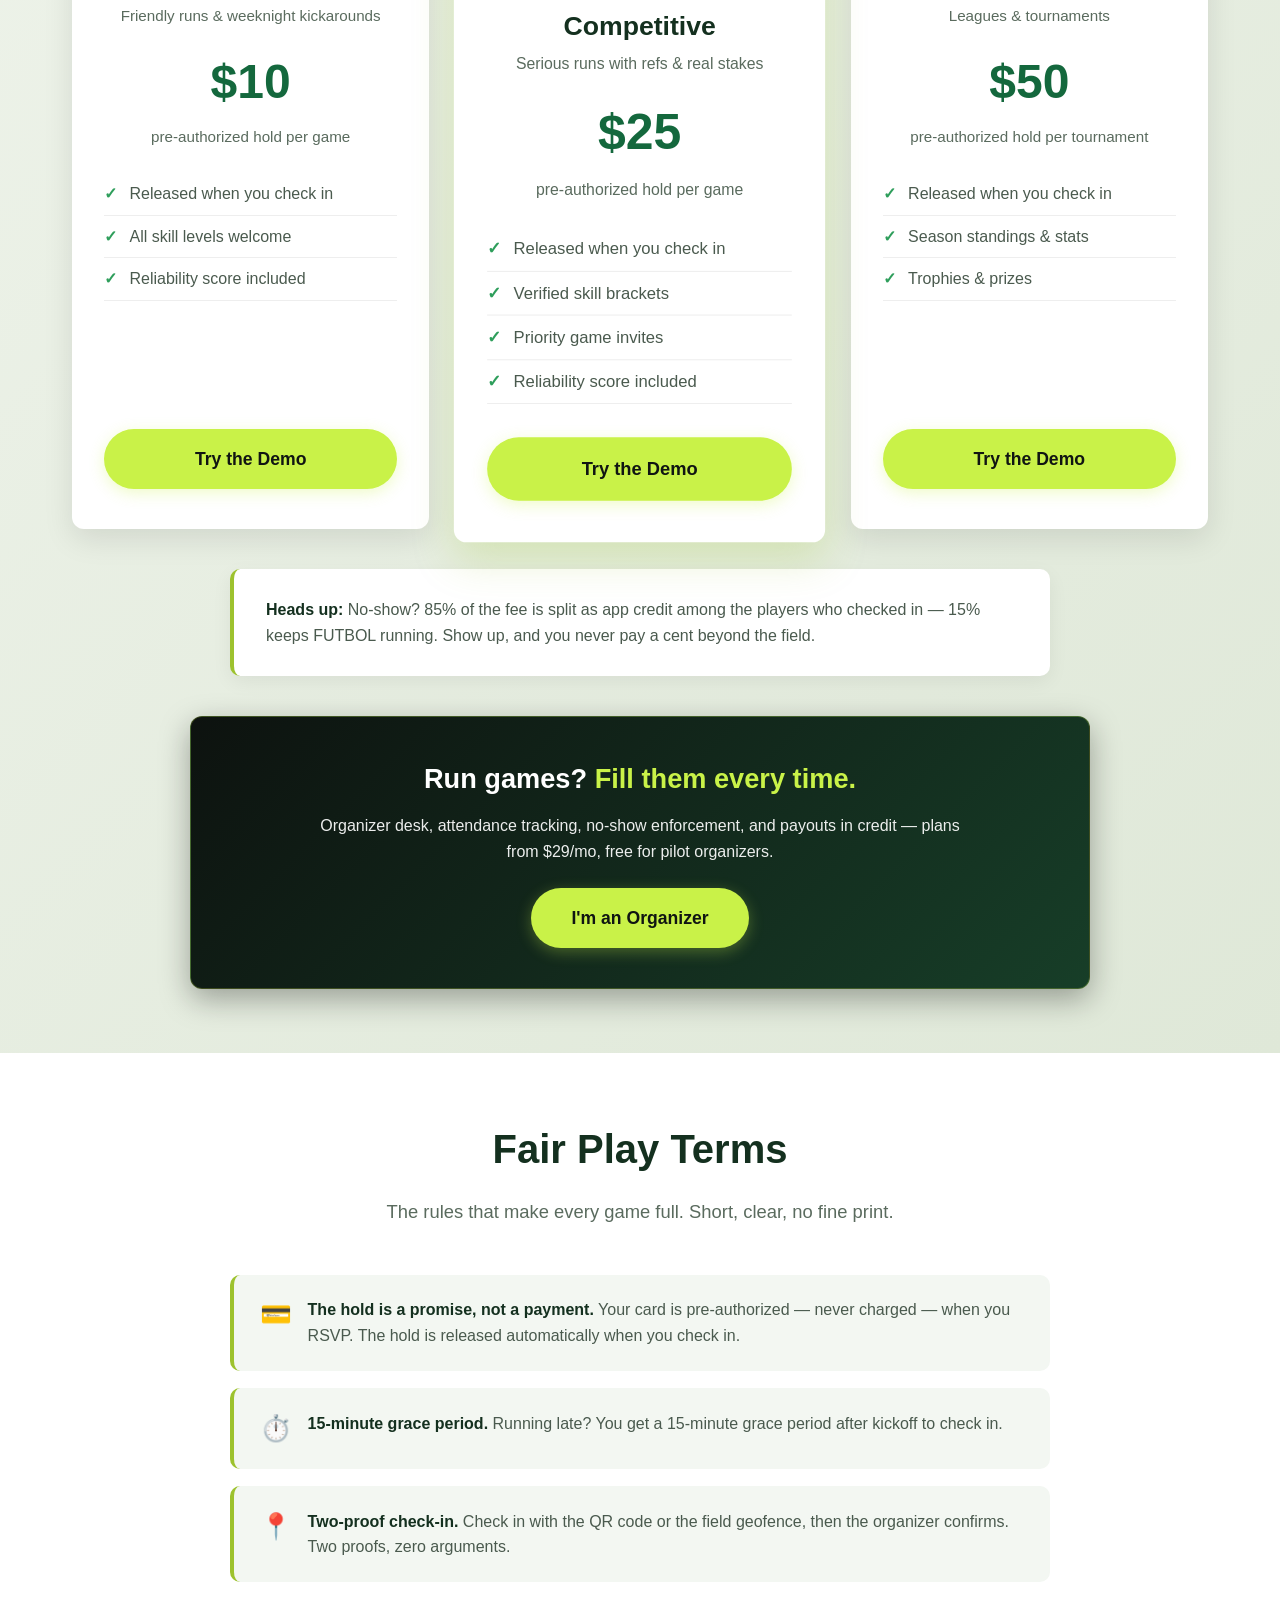
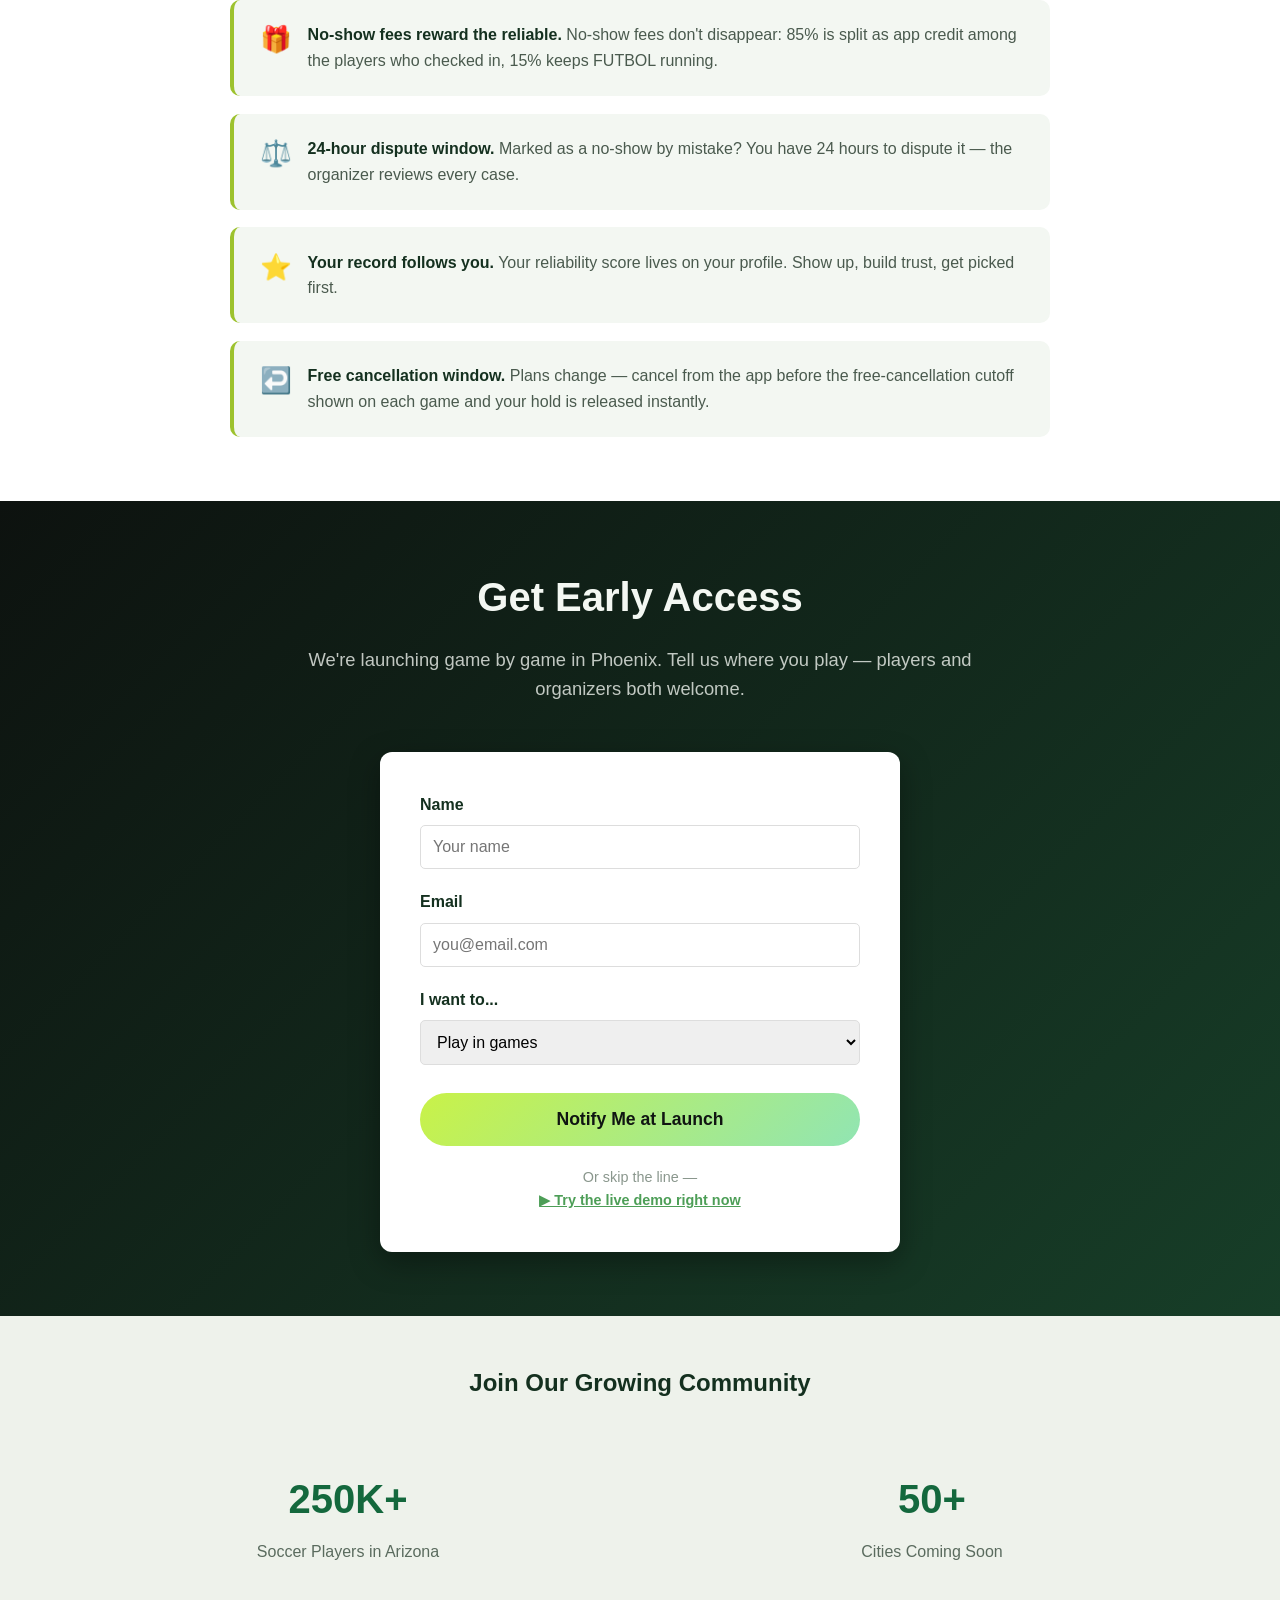
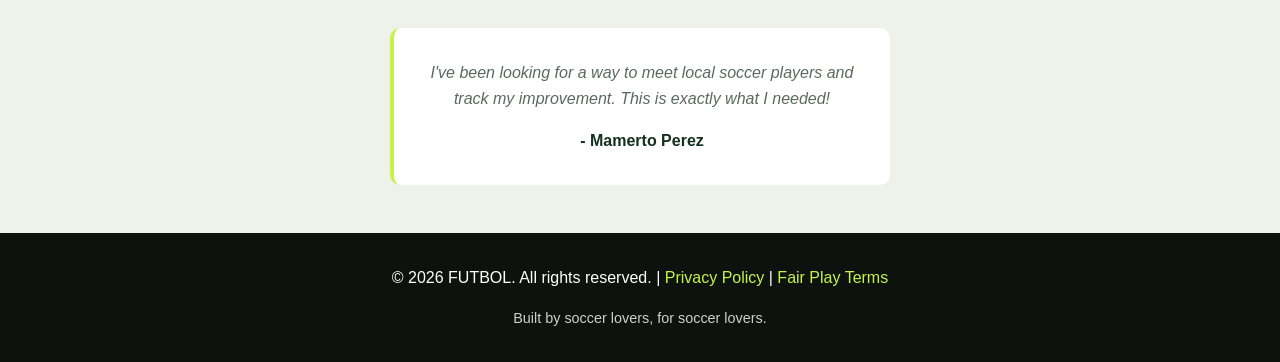
<file: futbol/index.html>
<!DOCTYPE html>
<html lang="en">
<head>
    <meta charset="UTF-8">
    <meta name="viewport" content="width=device-width, initial-scale=1.0">
    <title>FUTBOL - Pickup games where everyone actually shows up</title>
    <meta name="description" content="FUTBOL is pickup soccer where everyone actually shows up. RSVP with a pre-authorized hold, check in at the field, play. No-show fees become credit for the players who showed.">
    <style>
        * {
            margin: 0;
            padding: 0;
            box-sizing: border-box;
        }

        body {
            font-family: 'Segoe UI', Tahoma, Geneva, Verdana, sans-serif;
            line-height: 1.6;
            color: #1a241d;
            background: #eef2eb;
        }

        header {
            background: linear-gradient(135deg, #0d120f 0%, #173e28 100%);
            color: white;
            padding: 0.75rem 0;
            position: sticky;
            top: 0;
            z-index: 100;
            box-shadow: 0 2px 10px rgba(0,0,0,0.25);
        }

        header .container {
            display: flex;
            justify-content: space-between;
            align-items: center;
            padding: 0 2rem;
            max-width: 1200px;
            margin: 0 auto;
        }

        .logo {
            font-size: 1.8rem;
            font-weight: bold;
            display: flex;
            align-items: center;
            gap: 0.5rem;
            text-decoration: none;
            color: white;
        }

        .logo img {
            height: 72px;
            width: auto;
            animation: logoFloat 3s ease-in-out infinite;
            transition: transform 0.3s ease;
        }

        .logo:hover img {
            transform: scale(1.1) rotate(5deg);
        }

        @keyframes logoFloat {
            0%, 100% { transform: translateY(0px); }
            50% { transform: translateY(-6px); }
        }

        nav {
            display: flex;
            align-items: center;
        }

        nav a.nav-link {
            color: white;
            text-decoration: none;
            margin-left: 2rem;
            transition: opacity 0.3s;
        }

        nav a.nav-link:hover {
            opacity: 0.8;
        }

        /* ======= THE DEMO TAB — big, loud, impossible to miss ======= */
        .demo-tab {
            display: inline-flex;
            align-items: center;
            gap: 0.5rem;
            margin-left: 2rem;
            padding: 0.65rem 1.6rem;
            border-radius: 50px;
            font-weight: 800;
            font-size: 1rem;
            letter-spacing: 0.08em;
            color: #101512;
            text-decoration: none;
            background: linear-gradient(135deg, #c9f248 0%, #91e5b3 100%);
            position: relative;
            overflow: hidden;
            cursor: pointer;
            border: none;
            animation: demoPulse 2s ease-out infinite;
            transition: transform 0.2s;
            white-space: nowrap;
        }

        .demo-tab:hover {
            transform: scale(1.07);
        }

        .demo-tab::after {
            content: "";
            position: absolute;
            top: 0;
            left: -80%;
            width: 50%;
            height: 100%;
            background: linear-gradient(105deg, transparent, rgba(255,255,255,0.6), transparent);
            transform: skewX(-20deg);
            animation: demoShine 2.8s ease-in-out infinite;
        }

        @keyframes demoShine {
            0% { left: -80%; }
            55%, 100% { left: 140%; }
        }

        @keyframes demoPulse {
            0% { box-shadow: 0 0 0 0 rgba(201, 242, 72, 0.65); }
            70% { box-shadow: 0 0 0 16px rgba(201, 242, 72, 0); }
            100% { box-shadow: 0 0 0 0 rgba(201, 242, 72, 0); }
        }

        .live-dot {
            width: 10px;
            height: 10px;
            border-radius: 50%;
            background: #1d9e4b;
            box-shadow: 0 0 8px #1d9e4b;
            animation: dotBlink 1.2s ease-in-out infinite;
            flex-shrink: 0;
        }

        .hero-badge .live-dot, .demo-phone-bar .live-dot {
            background: #7CFC00;
            box-shadow: 0 0 8px #7CFC00;
        }

        @keyframes dotBlink {
            0%, 100% { opacity: 1; transform: scale(1); }
            50% { opacity: 0.5; transform: scale(0.8); }
        }

        .language-toggle {
            background: rgba(255, 255, 255, 0.12);
            border: 1px solid rgba(255, 255, 255, 0.3);
            color: white;
            padding: 0.4rem 0.8rem;
            border-radius: 5px;
            cursor: pointer;
            font-size: 0.9rem;
            transition: all 0.3s;
            margin-left: 1.5rem;
            white-space: nowrap;
        }

        .language-toggle:hover {
            background: rgba(255, 255, 255, 0.25);
        }

        .container {
            max-width: 1200px;
            margin: 0 auto;
            padding: 0 2rem;
        }

        .hero {
            background: linear-gradient(rgba(13, 18, 15, 0.84), rgba(13, 18, 15, 0.62)), url('images/hero.webp') center 65%/cover no-repeat;
            color: white;
            padding: 6rem 2rem 7rem;
            text-align: center;
            position: relative;
            overflow: hidden;
        }

        .hero-badge {
            display: inline-flex;
            align-items: center;
            gap: 0.5rem;
            background: rgba(201, 242, 72, 0.12);
            border: 1px solid rgba(201, 242, 72, 0.55);
            color: #d5fb5d;
            padding: 0.45rem 1.2rem;
            border-radius: 50px;
            font-size: 0.85rem;
            font-weight: 700;
            letter-spacing: 0.1em;
            margin-bottom: 1.5rem;
            animation: badgeGlow 2.4s ease-in-out infinite;
        }

        @keyframes badgeGlow {
            0%, 100% { box-shadow: 0 0 0 0 rgba(201, 242, 72, 0.3); }
            50% { box-shadow: 0 0 22px 4px rgba(201, 242, 72, 0.3); }
        }

        .hero h1 {
            font-size: 3.2rem;
            margin-bottom: 1rem;
            font-weight: 800;
            line-height: 1.15;
            text-shadow: 0 2px 18px rgba(0,0,0,0.5);
        }

        .hero h1 .accent {
            color: #c9f248;
        }

        .hero p {
            font-size: 1.25rem;
            margin-bottom: 2.2rem;
            opacity: 0.95;
            max-width: 720px;
            margin-left: auto;
            margin-right: auto;
            text-shadow: 0 1px 10px rgba(0,0,0,0.5);
        }

        .hero-ctas {
            display: flex;
            gap: 1rem;
            justify-content: center;
            flex-wrap: wrap;
        }

        .cta-button {
            background: #c9f248;
            color: #101512;
            border: none;
            padding: 1rem 2.5rem;
            font-size: 1.1rem;
            border-radius: 50px;
            cursor: pointer;
            transition: all 0.3s;
            font-weight: 800;
            box-shadow: 0 4px 15px rgba(201, 242, 72, 0.3);
            text-decoration: none;
            display: inline-block;
        }

        .cta-button:hover {
            background: #d5fb5d;
            transform: translateY(-2px);
            box-shadow: 0 6px 20px rgba(201, 242, 72, 0.45);
        }

        .cta-ghost {
            background: transparent;
            color: white;
            border: 2px solid rgba(255,255,255,0.5);
            box-shadow: none;
        }

        .cta-ghost:hover {
            background: rgba(255,255,255,0.12);
            border-color: white;
            box-shadow: none;
        }

        .cta-demo {
            background: linear-gradient(135deg, #c9f248 0%, #91e5b3 100%);
            color: #101512;
            animation: demoPulse 2s ease-out infinite;
            position: relative;
            overflow: hidden;
        }

        .cta-demo::after {
            content: "";
            position: absolute;
            top: 0;
            left: -80%;
            width: 50%;
            height: 100%;
            background: linear-gradient(105deg, transparent, rgba(255,255,255,0.6), transparent);
            transform: skewX(-20deg);
            animation: demoShine 2.8s ease-in-out infinite;
        }

        .cta-demo:hover {
            background: linear-gradient(135deg, #d5fb5d 0%, #a5f0c3 100%);
        }

        .features {
            padding: 4rem 2rem;
            background: #f3f7f2;
        }

        .features h2, .section h2 {
            text-align: center;
            font-size: 2.5rem;
            margin-bottom: 1rem;
            color: #14301f;
        }

        .section-sub {
            text-align: center;
            color: #5a6b5e;
            font-size: 1.15rem;
            max-width: 700px;
            margin: 0 auto 3rem;
        }

        .feature-grid {
            display: grid;
            grid-template-columns: repeat(auto-fit, minmax(280px, 1fr));
            gap: 2rem;
        }

        .feature-card {
            background: #ffffff;
            padding: 2rem;
            border-radius: 10px;
            text-align: center;
            border-left: 4px solid #c9f248;
            box-shadow: 0 4px 16px rgba(20, 48, 31, 0.06);
            transition: transform 0.3s;
        }

        .feature-card:hover {
            transform: translateY(-5px);
        }

        .feature-card .icon {
            font-size: 3rem;
            margin-bottom: 1rem;
        }

        .feature-card h3 {
            color: #14301f;
            margin-bottom: 0.5rem;
        }

        .feature-card p {
            color: #4a5a4e;
        }

        /* ======= Photo gallery ======= */
        .gallery {
            background: #0d120f;
            padding: 4rem 2rem;
        }

        .gallery h2 {
            text-align: center;
            font-size: 2.5rem;
            margin-bottom: 1rem;
            color: #f3f7f2;
        }

        .gallery h2 .accent {
            color: #c9f248;
        }

        .gallery .section-sub {
            color: rgba(243, 247, 242, 0.72);
        }

        .gallery-grid {
            display: grid;
            grid-template-columns: repeat(auto-fit, minmax(280px, 1fr));
            gap: 1.5rem;
        }

        .gallery-item {
            position: relative;
            border-radius: 12px;
            overflow: hidden;
            box-shadow: 0 10px 30px rgba(0,0,0,0.4);
        }

        .gallery-item img {
            width: 100%;
            height: 280px;
            object-fit: cover;
            display: block;
            transition: transform 0.5s ease;
        }

        .gallery-item:hover img {
            transform: scale(1.06);
        }

        .gallery-item figcaption {
            position: absolute;
            bottom: 0;
            left: 0;
            right: 0;
            padding: 2.2rem 1.2rem 1rem;
            background: linear-gradient(transparent, rgba(13, 18, 15, 0.92));
            color: #f3f7f2;
            font-weight: 700;
            font-size: 1.05rem;
        }

        .gallery-item figcaption span {
            color: #c9f248;
        }

        .section {
            padding: 4rem 2rem;
        }

        .how-it-works {
            background: #101512;
        }

        .how-it-works h2 {
            color: #f3f7f2;
        }

        .how-it-works .section-sub {
            color: rgba(243, 247, 242, 0.72);
        }

        .steps {
            display: grid;
            grid-template-columns: repeat(auto-fit, minmax(250px, 1fr));
            gap: 2rem;
            margin-bottom: 1rem;
        }

        .step {
            text-align: center;
            padding: 2rem;
        }

        .step-number {
            width: 56px;
            height: 56px;
            background: linear-gradient(135deg, #c9f248, #62d596);
            color: #101512;
            border-radius: 50%;
            display: flex;
            align-items: center;
            justify-content: center;
            font-size: 1.5rem;
            font-weight: bold;
            margin: 0 auto 1rem;
            box-shadow: 0 4px 14px rgba(201, 242, 72, 0.35);
        }

        .step h3 {
            color: #f3f7f2;
            margin-bottom: 0.5rem;
        }

        .step p {
            color: rgba(243, 247, 242, 0.78);
        }

        .pricing {
            background: linear-gradient(135deg, #eef3ea 0%, #dfe8d8 100%);
        }

        .pricing-grid {
            display: grid;
            grid-template-columns: repeat(auto-fit, minmax(280px, 1fr));
            gap: 2rem;
            margin-bottom: 2.5rem;
            align-items: stretch;
        }

        .pricing-card {
            background: white;
            padding: 2.5rem 2rem;
            border-radius: 12px;
            text-align: center;
            box-shadow: 0 10px 30px rgba(0,0,0,0.1);
            border-top: 4px solid #14683d;
            display: flex;
            flex-direction: column;
        }

        .pricing-card.popular {
            border-top: 4px solid #9dc22e;
            transform: scale(1.04);
            box-shadow: 0 16px 40px rgba(157, 194, 46, 0.25);
            position: relative;
        }

        .pricing-card h3 {
            color: #14301f;
            font-size: 1.6rem;
            margin-bottom: 0.25rem;
        }

        .tier-tag {
            color: #5a6b5e;
            font-size: 0.95rem;
            margin-bottom: 1rem;
        }

        .price {
            font-size: 3rem;
            color: #14683d;
            font-weight: bold;
            margin-bottom: 0.25rem;
        }

        .price-period {
            color: #5a6b5e;
            margin-bottom: 1.5rem;
            font-size: 0.95rem;
        }

        .price-details {
            text-align: left;
            margin: 0 0 2rem;
            color: #4a5a4e;
            flex-grow: 1;
        }

        .price-details li {
            list-style: none;
            padding: 0.5rem 0;
            border-bottom: 1px solid #eee;
        }

        .price-details li::before {
            content: "✓ ";
            color: #2e9e5b;
            font-weight: bold;
            margin-right: 0.5rem;
        }

        .badge {
            display: inline-block;
            background: linear-gradient(135deg, #c9f248, #91e5b3);
            color: #101512;
            padding: 0.5rem 1rem;
            border-radius: 20px;
            font-size: 0.85rem;
            font-weight: bold;
            margin-bottom: 1rem;
        }

        .hold-note {
            background: white;
            border-radius: 10px;
            padding: 1.75rem 2rem;
            max-width: 820px;
            margin: 0 auto 2.5rem;
            border-left: 4px solid #9dc22e;
            box-shadow: 0 6px 20px rgba(0,0,0,0.06);
            color: #4a5a4e;
        }

        .hold-note strong {
            color: #14301f;
        }

        .organizer-strip {
            background: linear-gradient(135deg, #0d120f 0%, #173e28 100%);
            color: white;
            border-radius: 12px;
            padding: 2.5rem 2rem;
            text-align: center;
            max-width: 900px;
            margin: 0 auto;
            box-shadow: 0 10px 30px rgba(13, 18, 15, 0.35);
            border: 1px solid rgba(201, 242, 72, 0.25);
        }

        .organizer-strip h3 {
            font-size: 1.7rem;
            margin-bottom: 0.75rem;
        }

        .organizer-strip h3 .accent {
            color: #c9f248;
        }

        .organizer-strip p {
            opacity: 0.92;
            margin-bottom: 1.5rem;
            max-width: 640px;
            margin-left: auto;
            margin-right: auto;
        }

        /* ======= Fair Play Terms ======= */
        .terms {
            background: white;
        }

        .terms-list {
            max-width: 820px;
            margin: 0 auto;
            display: grid;
            gap: 1.1rem;
        }

        .term-item {
            background: #f3f7f2;
            border-radius: 10px;
            padding: 1.4rem 1.6rem;
            display: flex;
            gap: 1rem;
            align-items: flex-start;
            border-left: 4px solid #9dc22e;
        }

        .term-item .term-icon {
            font-size: 1.6rem;
            flex-shrink: 0;
            line-height: 1.4;
        }

        .term-item p {
            color: #4a5a4e;
        }

        .term-item strong {
            color: #14301f;
        }

        /* ======= Signup ======= */
        .signup-section {
            background: linear-gradient(135deg, #0d120f 0%, #173e28 100%);
            padding: 4rem 2rem;
        }

        .signup-section h2 {
            color: #f3f7f2;
        }

        .signup-section .section-sub {
            color: rgba(243, 247, 242, 0.78);
        }

        .form-container {
            max-width: 520px;
            margin: 0 auto;
            background: white;
            padding: 2.5rem;
            border-radius: 12px;
            box-shadow: 0 10px 30px rgba(0,0,0,0.35);
        }

        .form-group {
            margin-bottom: 1.25rem;
            text-align: left;
        }

        label {
            display: block;
            margin-bottom: 0.5rem;
            color: #14301f;
            font-weight: 600;
        }

        input, select {
            width: 100%;
            padding: 0.75rem;
            border: 1px solid #ddd;
            border-radius: 5px;
            font-size: 1rem;
            font-family: inherit;
        }

        input:focus, select:focus {
            outline: none;
            border-color: #9dc22e;
            box-shadow: 0 0 0 3px rgba(201, 242, 72, 0.25);
        }

        .submit-btn {
            width: 100%;
            background: linear-gradient(135deg, #c9f248, #91e5b3);
            color: #101512;
            padding: 1rem;
            border: none;
            border-radius: 50px;
            font-size: 1.1rem;
            font-weight: 800;
            cursor: pointer;
            transition: all 0.3s;
            margin-top: 0.5rem;
        }

        .submit-btn:hover {
            transform: translateY(-2px);
            box-shadow: 0 6px 20px rgba(201, 242, 72, 0.45);
        }

        .submit-btn:disabled {
            background: #ccc;
            color: #666;
            cursor: not-allowed;
            transform: none;
            box-shadow: none;
        }

        .form-message {
            margin-top: 1rem;
            padding: 1rem;
            border-radius: 8px;
            display: none;
            text-align: center;
        }

        .form-message.success {
            background: #d4edda;
            color: #155724;
            border: 1px solid #c3e6cb;
            display: block;
        }

        .form-alt {
            text-align: center;
            margin-top: 1.25rem;
            color: #8a978d;
            font-size: 0.9rem;
        }

        .form-alt a {
            color: #4d9e57;
            font-weight: 700;
        }

        .social-proof {
            background: #eef2eb;
            padding: 3rem 2rem;
            text-align: center;
        }

        .social-proof h2 {
            color: #14301f;
        }

        .stats {
            display: grid;
            grid-template-columns: repeat(auto-fit, minmax(200px, 1fr));
            gap: 2rem;
            margin-top: 2rem;
        }

        .stat {
            padding: 2rem;
        }

        .stat-number {
            font-size: 2.5rem;
            color: #14683d;
            font-weight: bold;
        }

        .stat-label {
            color: #5a6b5e;
            margin-top: 0.5rem;
        }

        .testimonial {
            background: white;
            padding: 2rem;
            border-radius: 10px;
            margin-top: 2rem;
            max-width: 500px;
            margin-left: auto;
            margin-right: auto;
            text-align: center;
            border-left: 4px solid #c9f248;
        }

        .testimonial p {
            font-style: italic;
            color: #5a6b5e;
            margin-bottom: 1rem;
        }

        .testimonial-author {
            font-weight: bold;
            color: #14301f;
        }

        footer {
            background: #0d120f;
            color: white;
            text-align: center;
            padding: 2rem;
        }

        footer a {
            color: #c9f248;
            text-decoration: none;
        }

        footer a:hover {
            text-decoration: underline;
        }

        /* ======= DEMO MODAL ======= */
        .demo-modal {
            position: fixed;
            inset: 0;
            z-index: 1000;
            display: none;
            align-items: center;
            justify-content: center;
            padding: 1rem;
        }

        .demo-modal.open {
            display: flex;
        }

        .demo-modal-backdrop {
            position: absolute;
            inset: 0;
            background: rgba(10, 18, 38, 0.82);
            backdrop-filter: blur(4px);
            animation: fadeIn 0.25s ease;
        }

        @keyframes fadeIn {
            from { opacity: 0; }
            to { opacity: 1; }
        }

        .demo-phone {
            position: relative;
            width: min(430px, 96vw);
            height: min(92vh, 900px);
            background: #0b0f1a;
            border-radius: 30px;
            overflow: hidden;
            box-shadow: 0 30px 80px rgba(0,0,0,0.55), 0 0 0 10px rgba(255,255,255,0.08);
            display: flex;
            flex-direction: column;
            animation: phonePop 0.35s cubic-bezier(0.2, 1.4, 0.4, 1);
        }

        @keyframes phonePop {
            from { transform: scale(0.85) translateY(30px); opacity: 0; }
            to { transform: scale(1) translateY(0); opacity: 1; }
        }

        .demo-phone-bar {
            display: flex;
            align-items: center;
            gap: 0.6rem;
            padding: 0.8rem 1.1rem;
            background: #0b0f1a;
            color: white;
            font-weight: 800;
            letter-spacing: 0.1em;
            font-size: 0.85rem;
            flex-shrink: 0;
        }

        .demo-close {
            margin-left: auto;
            background: rgba(255,255,255,0.12);
            border: none;
            color: white;
            width: 34px;
            height: 34px;
            border-radius: 50%;
            font-size: 1rem;
            cursor: pointer;
            transition: background 0.2s;
        }

        .demo-close:hover {
            background: rgba(255,255,255,0.28);
        }

        .demo-phone iframe {
            flex: 1;
            width: 100%;
            border: none;
            background: white;
        }

        .demo-hint {
            text-align: center;
            color: rgba(255,255,255,0.75);
            font-size: 0.9rem;
            margin-top: 0.9rem;
            position: relative;
        }

        body.demo-open {
            overflow: hidden;
        }

        @media (max-width: 768px) {
            .hero h1 {
                font-size: 2.1rem;
            }

            .hero p {
                font-size: 1.1rem;
            }

            header .container {
                padding: 0.6rem 1rem;
                flex-wrap: wrap;
                gap: 0.6rem;
            }

            .logo img {
                height: 52px;
            }

            nav {
                width: 100%;
                justify-content: flex-start;
                flex-wrap: wrap;
                gap: 0.4rem;
            }

            nav a.nav-link {
                margin-left: 0;
                margin-right: 1.1rem;
                font-size: 0.92rem;
            }

            .demo-tab {
                margin-left: 0;
                padding: 0.55rem 1.2rem;
                font-size: 0.9rem;
            }

            .language-toggle {
                margin-left: 0;
            }

            .pricing-card.popular {
                transform: none;
            }

            .demo-phone {
                width: 96vw;
                height: 94vh;
                border-radius: 18px;
            }

            .form-container {
                padding: 1.5rem;
            }

            .gallery-item img {
                height: 220px;
            }
        }
    </style>
</head>
<body>
    <header>
        <div class="container">
            <a href="#" class="logo">
                <img src="futbol.png" alt="FUTBOL Logo">
            </a>
            <nav>
                <a class="nav-link" href="#how" data-en="How It Works" data-es="Cómo Funciona">How It Works</a>
                <a class="nav-link" href="#pricing" data-en="Pricing" data-es="Precios">Pricing</a>
                <a class="nav-link" href="#terms" data-en="Fair Play Terms" data-es="Términos de Juego Limpio">Fair Play Terms</a>
                <a class="demo-tab" href="#" onclick="openDemo(); return false;"><span class="live-dot"></span><span data-en="DEMO" data-es="DEMO">DEMO</span></a>
                <button class="language-toggle" id="langToggle" onclick="toggleLanguage()">Español</button>
            </nav>
        </div>
    </header>

    <section class="hero">
        <div class="container">
            <div class="hero-badge"><span class="live-dot"></span><span data-en="LIVE INTERACTIVE DEMO — TRY IT NOW" data-es="DEMO INTERACTIVA EN VIVO — PRUÉBALA AHORA">LIVE INTERACTIVE DEMO — TRY IT NOW</span></div>
            <h1><span data-en="Pickup games where" data-es="Partidos donde">Pickup games where</span> <span class="accent" data-en="everyone actually shows up." data-es="todos realmente aparecen.">everyone actually shows up.</span></h1>
            <p data-en="RSVP with a pre-authorized hold, check in at the field, and play. Show up and the hold is released — no-show, and your fee becomes credit for the players who did." data-es="Confirma con una retención preautorizada, regístrate en la cancha y juega. Si asistes, la retención se libera; si no apareces, tu cuota se convierte en crédito para los jugadores que sí asistieron.">RSVP with a pre-authorized hold, check in at the field, and play. Show up and the hold is released — no-show, and your fee becomes credit for the players who did.</p>
            <div class="hero-ctas">
                <a href="#" class="cta-button cta-demo" onclick="openDemo(); return false;"><span data-en="▶ Try the Live Demo" data-es="▶ Prueba la Demo en Vivo">▶ Try the Live Demo</span></a>
                <a href="#how" class="cta-button cta-ghost"><span data-en="How it works" data-es="Cómo funciona">How it works</span></a>
            </div>
        </div>
    </section>

    <section id="features" class="features">
        <div class="container">
            <h2 data-en="Why FUTBOL Hits Different" data-es="Por Qué FUTBOL Es Diferente">Why FUTBOL Hits Different</h2>
            <p class="section-sub" data-en="No more showing up to 7v7 with five players. The hold makes every RSVP real." data-es="Se acabó llegar a un 7 contra 7 con cinco jugadores. La retención hace que cada confirmación sea real.">No more showing up to 7v7 with five players. The hold makes every RSVP real.</p>
            <div class="feature-grid">
                <div class="feature-card">
                    <div class="icon">🗺️</div>
                    <h3 data-en="Real Games on a Map" data-es="Partidos Reales en un Mapa">Real Games on a Map</h3>
                    <p data-en="Browse pickup games near you with times, levels, open spots, and hold amounts. Pick your battle." data-es="Explora partidos cerca de ti con horarios, niveles, lugares disponibles y montos de retención. Elige tu batalla.">Browse pickup games near you with times, levels, open spots, and hold amounts. Pick your battle.</p>
                </div>
                <div class="feature-card">
                    <div class="icon">💳</div>
                    <h3 data-en="A Hold, Not a Charge" data-es="Una Retención, No un Cobro">A Hold, Not a Charge</h3>
                    <p data-en="Your card is only pre-authorized when you RSVP. Check in at the field and the hold is released — you pay nothing extra to play." data-es="Tu tarjeta solo se preautoriza al confirmar. Regístrate en la cancha y la retención se libera: no pagas nada extra por jugar.">Your card is only pre-authorized when you RSVP. Check in at the field and the hold is released — you pay nothing extra to play.</p>
                </div>
                <div class="feature-card">
                    <div class="icon">✅</div>
                    <h3 data-en="Check-In That Counts" data-es="Registro Que Cuenta">Check-In That Counts</h3>
                    <p data-en="QR code or geofence check-in at the field, confirmed by the organizer. No more ghost RSVPs." data-es="Registro con código QR o geocerca en la cancha, confirmado por el organizador. Adiós a las confirmaciones fantasma.">QR code or geofence check-in at the field, confirmed by the organizer. No more ghost RSVPs.</p>
                </div>
                <div class="feature-card">
                    <div class="icon">🎁</div>
                    <h3 data-en="No-Show Fees Become Credit" data-es="Las Ausencias Se Vuelven Crédito">No-Show Fees Become Credit</h3>
                    <p data-en="When someone no-shows, 85% of their fee is split as app credit among the players who showed up. Your reliability literally pays." data-es="Cuando alguien no aparece, el 85% de su cuota se reparte como crédito entre los jugadores que sí asistieron. Tu puntualidad literalmente paga.">When someone no-shows, 85% of their fee is split as app credit among the players who showed up. Your reliability literally pays.</p>
                </div>
                <div class="feature-card">
                    <div class="icon">⭐</div>
                    <h3 data-en="Reliability Score" data-es="Puntuación de Confiabilidad">Reliability Score</h3>
                    <p data-en="Show up, build your score. Organizers see who's dependable before the game fills — reliable players get picked first." data-es="Asiste y construye tu puntuación. Los organizadores ven quién es confiable antes de que se llene el partido; los puntuales son elegidos primero.">Show up, build your score. Organizers see who's dependable before the game fills — reliable players get picked first.</p>
                </div>
                <div class="feature-card">
                    <div class="icon">🛡️</div>
                    <h3 data-en="24-Hour Dispute Window" data-es="Ventana de Disputa de 24 Horas">24-Hour Dispute Window</h3>
                    <p data-en="Wrongly marked as a no-show? Flag it within 24 hours and the organizer reviews it. Fair is fair." data-es="¿Marcado como ausente por error? Repórtalo dentro de 24 horas y el organizador lo revisa. Lo justo es justo.">Wrongly marked as a no-show? Flag it within 24 hours and the organizer reviews it. Fair is fair.</p>
                </div>
            </div>
        </div>
    </section>

    <section class="gallery">
        <div class="container">
            <h2><span data-en="Under the" data-es="Bajo las">Under the</span> <span class="accent" data-en="Lights" data-es="Luces">Lights</span></h2>
            <p class="section-sub" data-en="Real runs. Real players. This is what Tuesday night looks like." data-es="Partidos reales. Jugadores reales. Así se ve un martes por la noche.">Real runs. Real players. This is what Tuesday night looks like.</p>
            <div class="gallery-grid">
                <figure class="gallery-item">
                    <img src="images/action1.jpg" alt="Pickup soccer game in action on turf" loading="lazy">
                    <figcaption><span data-en="Full-sided runs," data-es="Partidos completos,">Full-sided runs,</span> <span data-en="every week" data-es="cada semana">every week</span></figcaption>
                </figure>
                <figure class="gallery-item">
                    <img src="images/action2.jpg" alt="Player striking the ball" loading="lazy">
                    <figcaption><span data-en="Strike it clean." data-es="Defínelo con clase.">Strike it clean.</span></figcaption>
                </figure>
                <figure class="gallery-item">
                    <img src="images/action3.jpg" alt="Player controlling the ball with bright cleats" loading="lazy">
                    <figcaption><span data-en="Bring your boots." data-es="Trae tus tachones.">Bring your boots.</span> <span data-en="We'll bring the game." data-es="Nosotros ponemos el partido.">We'll bring the game.</span></figcaption>
                </figure>
            </div>
        </div>
    </section>

    <section id="how" class="section how-it-works">
        <div class="container">
            <h2 data-en="How It Works" data-es="Cómo Funciona">How It Works</h2>
            <p class="section-sub" data-en="Four steps. Zero flakes." data-es="Cuatro pasos. Cero plantones.">Four steps. Zero flakes.</p>
            <div class="steps">
                <div class="step">
                    <div class="step-number">1</div>
                    <h3 data-en="Find Your Game" data-es="Encuentra Tu Partido">Find Your Game</h3>
                    <p data-en="Browse the map, filter by level, time, and hold amount. See exactly who's already in." data-es="Explora el mapa, filtra por nivel, horario y monto de retención. Ve exactamente quién ya está dentro.">Browse the map, filter by level, time, and hold amount. See exactly who's already in.</p>
                </div>
                <div class="step">
                    <div class="step-number">2</div>
                    <h3 data-en="RSVP With a Hold" data-es="Confirma Con Una Retención">RSVP With a Hold</h3>
                    <p data-en="Pre-authorize the game's hold on your card. It's not a charge — just a promise you'll show." data-es="Preautoriza la retención del partido en tu tarjeta. No es un cobro, solo la promesa de que asistirás.">Pre-authorize the game's hold on your card. It's not a charge — just a promise you'll show.</p>
                </div>
                <div class="step">
                    <div class="step-number">3</div>
                    <h3 data-en="Check In at the Field" data-es="Regístrate en la Cancha">Check In at the Field</h3>
                    <p data-en="Scan the QR code or walk into the geofence. 15-minute grace period after kickoff." data-es="Escanea el código QR o entra a la geocerca. 15 minutos de tolerancia después del inicio.">Scan the QR code or walk into the geofence. 15-minute grace period after kickoff.</p>
                </div>
                <div class="step">
                    <div class="step-number">4</div>
                    <h3 data-en="Play — Everyone Shows" data-es="Juega: Todos Aparecen">Play — Everyone Shows</h3>
                    <p data-en="Checked in? Hold released. No-show? Their fee becomes credit for the players who showed up." data-es="¿Te registraste? Retención liberada. ¿Alguien no apareció? Su cuota se convierte en crédito para los que sí asistieron.">Checked in? Hold released. No-show? Their fee becomes credit for the players who showed up.</p>
                </div>
            </div>
            <div style="text-align:center; margin-top: 2rem;">
                <a href="#" class="cta-button cta-demo" onclick="openDemo(); return false;"><span data-en="▶ See It in Action — Live Demo" data-es="▶ Míralo en Acción — Demo en Vivo">▶ See It in Action — Live Demo</span></a>
            </div>
        </div>
    </section>

    <section id="pricing" class="section pricing">
        <div class="container">
            <h2 data-en="Simple Per-Game Holds" data-es="Retenciones Simples Por Partido">Simple Per-Game Holds</h2>
            <p class="section-sub" data-en="No subscriptions. No per-game fees for players. The hold is released the moment you check in." data-es="Sin suscripciones. Sin cargos por partido para los jugadores. La retención se libera en el momento en que te registras.">No subscriptions. No per-game fees for players. The hold is released the moment you check in.</p>
            <div class="pricing-grid">
                <div class="pricing-card">
                    <h3 data-en="Casual" data-es="Casual">Casual</h3>
                    <p class="tier-tag" data-en="Friendly runs & weeknight kickarounds" data-es="Partidos amistosos y retas entre semana">Friendly runs & weeknight kickarounds</p>
                    <div class="price">$10</div>
                    <p class="price-period" data-en="pre-authorized hold per game" data-es="retención preautorizada por partido">pre-authorized hold per game</p>
                    <ul class="price-details">
                        <li data-en="Released when you check in" data-es="Se libera al registrarte">Released when you check in</li>
                        <li data-en="All skill levels welcome" data-es="Todos los niveles bienvenidos">All skill levels welcome</li>
                        <li data-en="Reliability score included" data-es="Puntuación de confiabilidad incluida">Reliability score included</li>
                    </ul>
                    <a href="#" class="cta-button" onclick="openDemo(); return false;" data-en="Try the Demo" data-es="Prueba la Demo">Try the Demo</a>
                </div>
                <div class="pricing-card popular">
                    <span class="badge" data-en="MOST POPULAR" data-es="MÁS POPULAR">MOST POPULAR</span>
                    <h3 data-en="Competitive" data-es="Competitivo">Competitive</h3>
                    <p class="tier-tag" data-en="Serious runs with refs & real stakes" data-es="Partidos serios con árbitro y nivel real">Serious runs with refs & real stakes</p>
                    <div class="price">$25</div>
                    <p class="price-period" data-en="pre-authorized hold per game" data-es="retención preautorizada por partido">pre-authorized hold per game</p>
                    <ul class="price-details">
                        <li data-en="Released when you check in" data-es="Se libera al registrarte">Released when you check in</li>
                        <li data-en="Verified skill brackets" data-es="Categorías de nivel verificadas">Verified skill brackets</li>
                        <li data-en="Priority game invites" data-es="Invitaciones prioritarias">Priority game invites</li>
                        <li data-en="Reliability score included" data-es="Puntuación de confiabilidad incluida">Reliability score included</li>
                    </ul>
                    <a href="#" class="cta-button" onclick="openDemo(); return false;" data-en="Try the Demo" data-es="Prueba la Demo">Try the Demo</a>
                </div>
                <div class="pricing-card">
                    <h3 data-en="League" data-es="Liga">League</h3>
                    <p class="tier-tag" data-en="Leagues & tournaments" data-es="Ligas y torneos">Leagues & tournaments</p>
                    <div class="price">$50</div>
                    <p class="price-period" data-en="pre-authorized hold per tournament" data-es="retención preautorizada por torneo">pre-authorized hold per tournament</p>
                    <ul class="price-details">
                        <li data-en="Released when you check in" data-es="Se libera al registrarte">Released when you check in</li>
                        <li data-en="Season standings & stats" data-es="Tablas y estadísticas de temporada">Season standings & stats</li>
                        <li data-en="Trophies & prizes" data-es="Trofeos y premios">Trophies & prizes</li>
                    </ul>
                    <a href="#" class="cta-button" onclick="openDemo(); return false;" data-en="Try the Demo" data-es="Prueba la Demo">Try the Demo</a>
                </div>
            </div>
            <div class="hold-note">
                <p><strong data-en="Heads up:" data-es="Ojo:">Heads up:</strong> <span data-en="No-show? 85% of the fee is split as app credit among the players who checked in — 15% keeps FUTBOL running. Show up, and you never pay a cent beyond the field." data-es="¿No apareces? El 85% de la cuota se reparte como crédito entre los jugadores que se registraron; el 15% mantiene FUTBOL funcionando. Si asistes, nunca pagas un centavo más allá de la cancha.">No-show? 85% of the fee is split as app credit among the players who checked in — 15% keeps FUTBOL running. Show up, and you never pay a cent beyond the field.</span></p>
            </div>
            <div class="organizer-strip">
                <h3><span data-en="Run games?" data-es="¿Organizas partidos?">Run games?</span> <span class="accent" data-en="Fill them every time." data-es="Llénalos siempre.">Fill them every time.</span></h3>
                <p data-en="Organizer desk, attendance tracking, no-show enforcement, and payouts in credit — plans from $29/mo, free for pilot organizers." data-es="Panel de organizador, control de asistencia, gestión de ausencias y pagos en crédito: planes desde $29/mes, gratis para organizadores piloto.">Organizer desk, attendance tracking, no-show enforcement, and payouts in credit — plans from $29/mo, free for pilot organizers.</p>
                <a href="#signup" class="cta-button" data-en="I'm an Organizer" data-es="Soy Organizador">I'm an Organizer</a>
            </div>
        </div>
    </section>

    <section id="terms" class="section terms">
        <div class="container">
            <h2 data-en="Fair Play Terms" data-es="Términos de Juego Limpio">Fair Play Terms</h2>
            <p class="section-sub" data-en="The rules that make every game full. Short, clear, no fine print." data-es="Las reglas que hacen que cada partido se llene. Cortas, claras, sin letra pequeña.">The rules that make every game full. Short, clear, no fine print.</p>
            <div class="terms-list">
                <div class="term-item">
                    <span class="term-icon">💳</span>
                    <p><strong data-en="The hold is a promise, not a payment." data-es="La retención es una promesa, no un pago.">The hold is a promise, not a payment.</strong> <span data-en="Your card is pre-authorized — never charged — when you RSVP. The hold is released automatically when you check in." data-es="Tu tarjeta se preautoriza, nunca se cobra, al confirmar. La retención se libera automáticamente cuando te registras.">Your card is pre-authorized — never charged — when you RSVP. The hold is released automatically when you check in.</span></p>
                </div>
                <div class="term-item">
                    <span class="term-icon">⏱️</span>
                    <p><strong data-en="15-minute grace period." data-es="15 minutos de tolerancia.">15-minute grace period.</strong> <span data-en="Running late? You get a 15-minute grace period after kickoff to check in." data-es="¿Vas tarde? Tienes 15 minutos de tolerancia después del inicio para registrarte.">Running late? You get a 15-minute grace period after kickoff to check in.</span></p>
                </div>
                <div class="term-item">
                    <span class="term-icon">📍</span>
                    <p><strong data-en="Two-proof check-in." data-es="Registro con doble prueba.">Two-proof check-in.</strong> <span data-en="Check in with the QR code or the field geofence, then the organizer confirms. Two proofs, zero arguments." data-es="Regístrate con el código QR o la geocerca de la cancha, y el organizador lo confirma. Dos pruebas, cero discusiones.">Check in with the QR code or the field geofence, then the organizer confirms. Two proofs, zero arguments.</span></p>
                </div>
                <div class="term-item">
                    <span class="term-icon">🎁</span>
                    <p><strong data-en="No-show fees reward the reliable." data-es="Las ausencias premian a los puntuales.">No-show fees reward the reliable.</strong> <span data-en="No-show fees don't disappear: 85% is split as app credit among the players who checked in, 15% keeps FUTBOL running." data-es="Las cuotas de ausencia no desaparecen: el 85% se reparte como crédito entre los jugadores registrados, el 15% mantiene FUTBOL funcionando.">No-show fees don't disappear: 85% is split as app credit among the players who checked in, 15% keeps FUTBOL running.</span></p>
                </div>
                <div class="term-item">
                    <span class="term-icon">⚖️</span>
                    <p><strong data-en="24-hour dispute window." data-es="Ventana de disputa de 24 horas.">24-hour dispute window.</strong> <span data-en="Marked as a no-show by mistake? You have 24 hours to dispute it — the organizer reviews every case." data-es="¿Marcado como ausente por error? Tienes 24 horas para disputarlo; el organizador revisa cada caso.">Marked as a no-show by mistake? You have 24 hours to dispute it — the organizer reviews every case.</span></p>
                </div>
                <div class="term-item">
                    <span class="term-icon">⭐</span>
                    <p><strong data-en="Your record follows you." data-es="Tu historial te acompaña.">Your record follows you.</strong> <span data-en="Your reliability score lives on your profile. Show up, build trust, get picked first." data-es="Tu puntuación de confiabilidad vive en tu perfil. Asiste, genera confianza y sé elegido primero.">Your reliability score lives on your profile. Show up, build trust, get picked first.</span></p>
                </div>
                <div class="term-item">
                    <span class="term-icon">↩️</span>
                    <p><strong data-en="Free cancellation window." data-es="Ventana de cancelación gratuita.">Free cancellation window.</strong> <span data-en="Plans change — cancel from the app before the free-cancellation cutoff shown on each game and your hold is released instantly." data-es="Los planes cambian: cancela desde la app antes del límite de cancelación gratuita que muestra cada partido y tu retención se libera al instante.">Plans change — cancel from the app before the free-cancellation cutoff shown on each game and your hold is released instantly.</span></p>
                </div>
            </div>
        </div>
    </section>

    <section id="signup" class="section signup-section">
        <div class="container">
            <h2 data-en="Get Early Access" data-es="Obtén Acceso Anticipado">Get Early Access</h2>
            <p class="section-sub" data-en="We're launching game by game in Phoenix. Tell us where you play — players and organizers both welcome." data-es="Lanzamos partido a partido en Phoenix. Cuéntanos dónde juegas; jugadores y organizadores son bienvenidos.">We're launching game by game in Phoenix. Tell us where you play — players and organizers both welcome.</p>
            <div class="form-container">
                <form id="earlyAccessForm">
                    <div class="form-group">
                        <label for="eaName" data-en="Name" data-es="Nombre">Name</label>
                        <input type="text" id="eaName" required data-placeholder-en="Your name" data-placeholder-es="Tu nombre" placeholder="Your name">
                    </div>
                    <div class="form-group">
                        <label for="eaEmail" data-en="Email" data-es="Correo electrónico">Email</label>
                        <input type="email" id="eaEmail" required data-placeholder-en="you@email.com" data-placeholder-es="tu@correo.com" placeholder="you@email.com">
                    </div>
                    <div class="form-group">
                        <label for="eaRole" data-en="I want to..." data-es="Quiero...">I want to...</label>
                        <select id="eaRole">
                            <option value="player" data-en="Play in games" data-es="Jugar partidos">Play in games</option>
                            <option value="organizer" data-en="Organize games" data-es="Organizar partidos">Organize games</option>
                            <option value="both" data-en="Both" data-es="Ambos">Both</option>
                        </select>
                    </div>
                    <button type="submit" class="submit-btn" data-en="Notify Me at Launch" data-es="Avísame en el Lanzamiento">Notify Me at Launch</button>
                    <div class="form-message" id="eaMessage"></div>
                </form>
                <p class="form-alt"><span data-en="Or skip the line —" data-es="O sáltate la fila:">Or skip the line —</span><br><a href="#" onclick="openDemo(); return false;" data-en="▶ Try the live demo right now" data-es="▶ Prueba la demo en vivo ahora mismo">▶ Try the live demo right now</a></p>
            </div>
        </div>
    </section>

    <section class="social-proof">
        <div class="container">
            <h2 data-en="Join Our Growing Community" data-es="Únete a Nuestra Comunidad en Crecimiento">Join Our Growing Community</h2>
            <div class="stats">
                <div class="stat">
                    <div class="stat-number">250K+</div>
                    <div class="stat-label" data-en="Soccer Players in Arizona" data-es="Jugadores de Fútbol en Arizona">Soccer Players in Arizona</div>
                </div>
                <div class="stat">
                    <div class="stat-number">50+</div>
                    <div class="stat-label" data-en="Cities Coming Soon" data-es="Ciudades Próximamente">Cities Coming Soon</div>
                </div>
            </div>
            <div class="testimonial">
                <p data-en="I've been looking for a way to meet local soccer players and track my improvement. This is exactly what I needed!" data-es="He estado buscando una manera de conocer jugadores de fútbol locales y rastrear mi mejora. ¡Esto es exactamente lo que necesitaba!">"I've been looking for a way to meet local soccer players and track my improvement. This is exactly what I needed!"</p>
                <div class="testimonial-author">- Mamerto Perez</div>
            </div>
        </div>
    </section>

    <footer>
        <div class="container">
            <p>&copy; 2026 FUTBOL. <span data-en="All rights reserved" data-es="Todos los derechos reservados">All rights reserved</span>. | <a href="#" data-en="Privacy Policy" data-es="Política de Privacidad">Privacy Policy</a> | <a href="#terms" data-en="Fair Play Terms" data-es="Términos de Juego Limpio">Fair Play Terms</a></p>
            <p style="margin-top: 1rem; font-size: 0.9rem; opacity: 0.8;" data-en="Built by soccer lovers, for soccer lovers." data-es="Construido por amantes del fútbol, para amantes del fútbol.">Built by soccer lovers, for soccer lovers.</p>
        </div>
    </footer>

    <!-- ======= DEMO MODAL ======= -->
    <div id="demoModal" class="demo-modal" aria-hidden="true" role="dialog" aria-label="FUTBOL live demo">
        <div class="demo-modal-backdrop" onclick="closeDemo()"></div>
        <div style="position:relative; display:flex; flex-direction:column; align-items:center;">
            <div class="demo-phone">
                <div class="demo-phone-bar">
                    <span class="live-dot"></span>
                    <span data-en="LIVE DEMO" data-es="DEMO EN VIVO">LIVE DEMO</span>
                    <button class="demo-close" onclick="closeDemo()" aria-label="Close demo">✕</button>
                </div>
                <iframe id="demoFrame" title="FUTBOL interactive demo" allow="geolocation"></iframe>
            </div>
            <p class="demo-hint" data-en="Demo data only — no real payments. Tap outside or press ESC to close." data-es="Solo datos de demostración, sin pagos reales. Toca fuera o presiona ESC para cerrar.">Demo data only — no real payments. Tap outside or press ESC to close.</p>
        </div>
    </div>

    <script>
        // ---------- Language Toggle ----------
        let currentLanguage = localStorage.getItem('futbolLanguage') || 'en';

        function toggleLanguage() {
            currentLanguage = currentLanguage === 'en' ? 'es' : 'en';
            localStorage.setItem('futbolLanguage', currentLanguage);
            updateLanguage();
        }

        function updateLanguage() {
            const elements = document.querySelectorAll('[data-en][data-es]');
            elements.forEach(el => {
                const text = currentLanguage === 'en' ? el.getAttribute('data-en') : el.getAttribute('data-es');
                el.textContent = text;
            });

            const placeholders = document.querySelectorAll('[data-placeholder-en][data-placeholder-es]');
            placeholders.forEach(el => {
                el.placeholder = currentLanguage === 'en' ? el.getAttribute('data-placeholder-en') : el.getAttribute('data-placeholder-es');
            });

            const langToggle = document.getElementById('langToggle');
            langToggle.textContent = currentLanguage === 'en' ? 'Español' : 'English';
        }

        window.addEventListener('load', () => {
            updateLanguage();
        });

        // ---------- Demo Modal ----------
        const demoModal = document.getElementById('demoModal');
        const demoFrame = document.getElementById('demoFrame');

        function openDemo() {
            if (!demoFrame.getAttribute('src')) {
                demoFrame.setAttribute('src', 'demo.html'); // lazy-load the demo on first open
            }
            demoModal.classList.add('open');
            demoModal.setAttribute('aria-hidden', 'false');
            document.body.classList.add('demo-open');
        }

        function closeDemo() {
            demoModal.classList.remove('open');
            demoModal.setAttribute('aria-hidden', 'true');
            document.body.classList.remove('demo-open');
        }

        document.addEventListener('keydown', (e) => {
            if (e.key === 'Escape' && demoModal.classList.contains('open')) {
                closeDemo();
            }
        });

        // ---------- Early Access Form ----------
        // Submits to the FUTBOL signup form backend; every signup is logged
        // to the signup sheet and forwarded to the inbox.
        document.getElementById('earlyAccessForm').addEventListener('submit', (e) => {
            e.preventDefault();
            const name = document.getElementById('eaName').value.trim();
            const email = document.getElementById('eaEmail').value.trim();
            const role = document.getElementById('eaRole').value;
            const msg = document.getElementById('eaMessage');

            const params = new URLSearchParams();
            params.append('entry.632329092', name);
                params.append('entry.1069339313', email);
            params.append('entry.244322644', role);
                                    // Fire-and-forget: the endpoint doesn't allow reading the response,
                        // so we confirm optimistically like before.
                        fetch('https://docs.google.com/forms/d/e/1FAIpQLSdTZUBoKoEwSefrwi0oixr6jP8HAFuGFs3SguTbAKOkB8l8jA/formResponse', {
                                            method: 'POST',
                                            mode: 'no-cors',
                                            headers: { 'Content-Type': 'application/x-www-form-urlencoded'},
                                            body: params.toString()
                                                
                        }).catch(() => { /* network failed — still confirm to avoid a dead form */});

            msg.textContent = currentLanguage === 'en'
                ? "You're in, " + name.split(' ')[0] + "! We'll reach out as games launch near you. Meanwhile, try the live demo above. ⚽"
                : "¡Listo, " + name.split(' ')[0] + "! Te contactaremos cuando lancemos partidos cerca de ti. Mientras tanto, prueba la demo en vivo. ⚽";
            msg.classList.add('success');
            e.target.querySelector('.submit-btn').disabled = true;
        });
    </script>
</body>
</html>
</file>
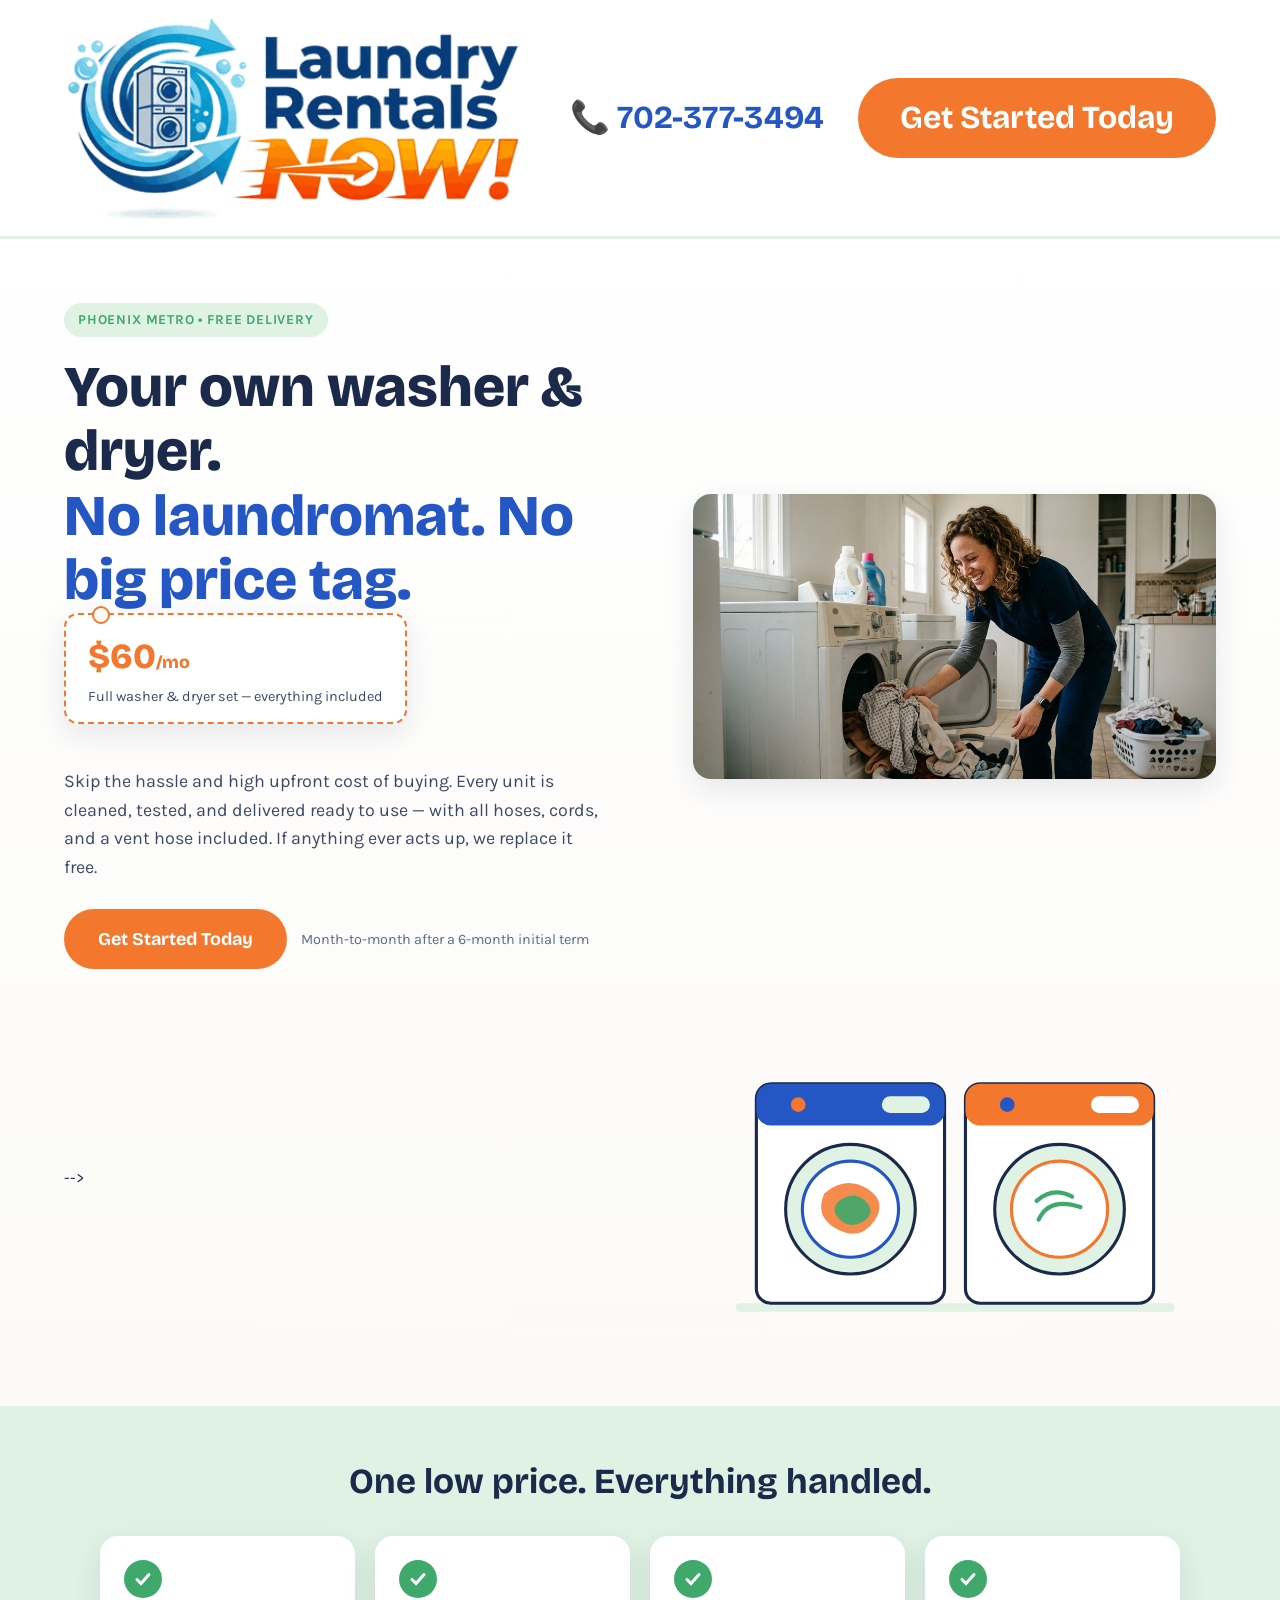
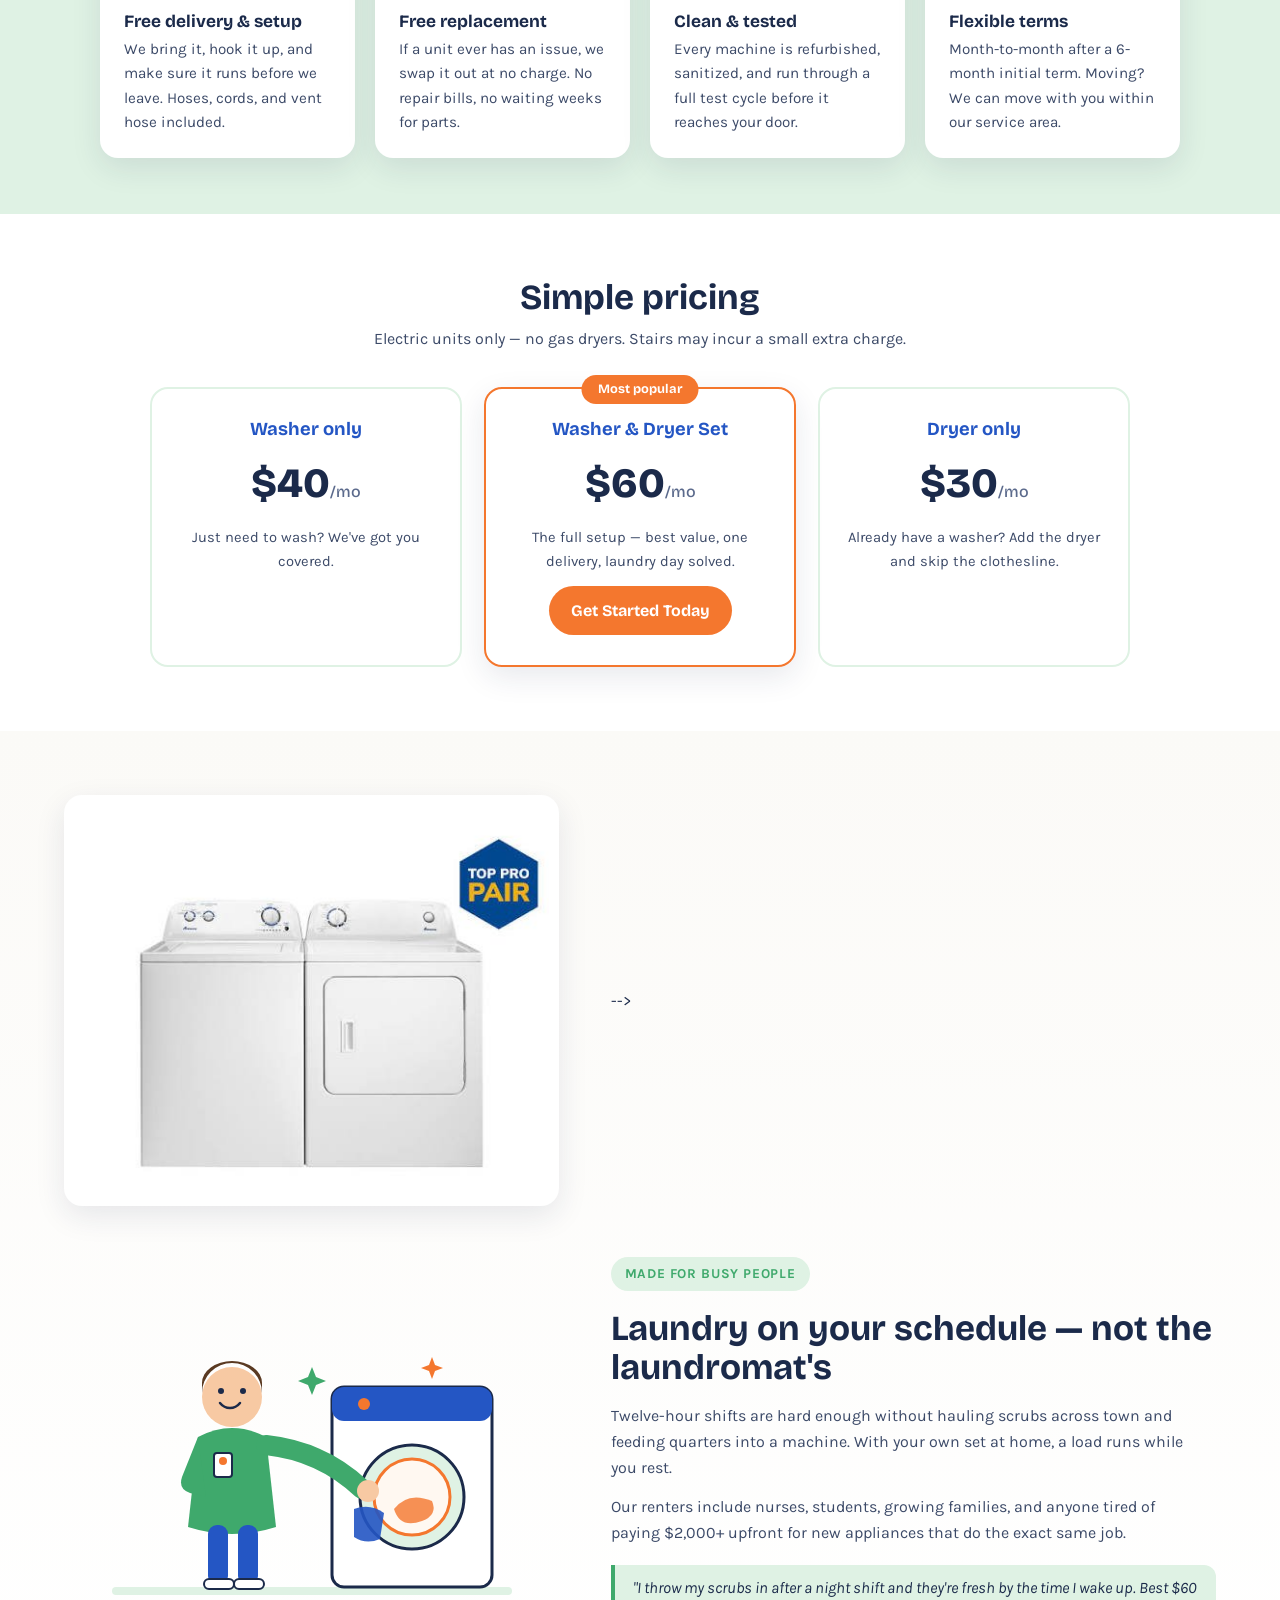
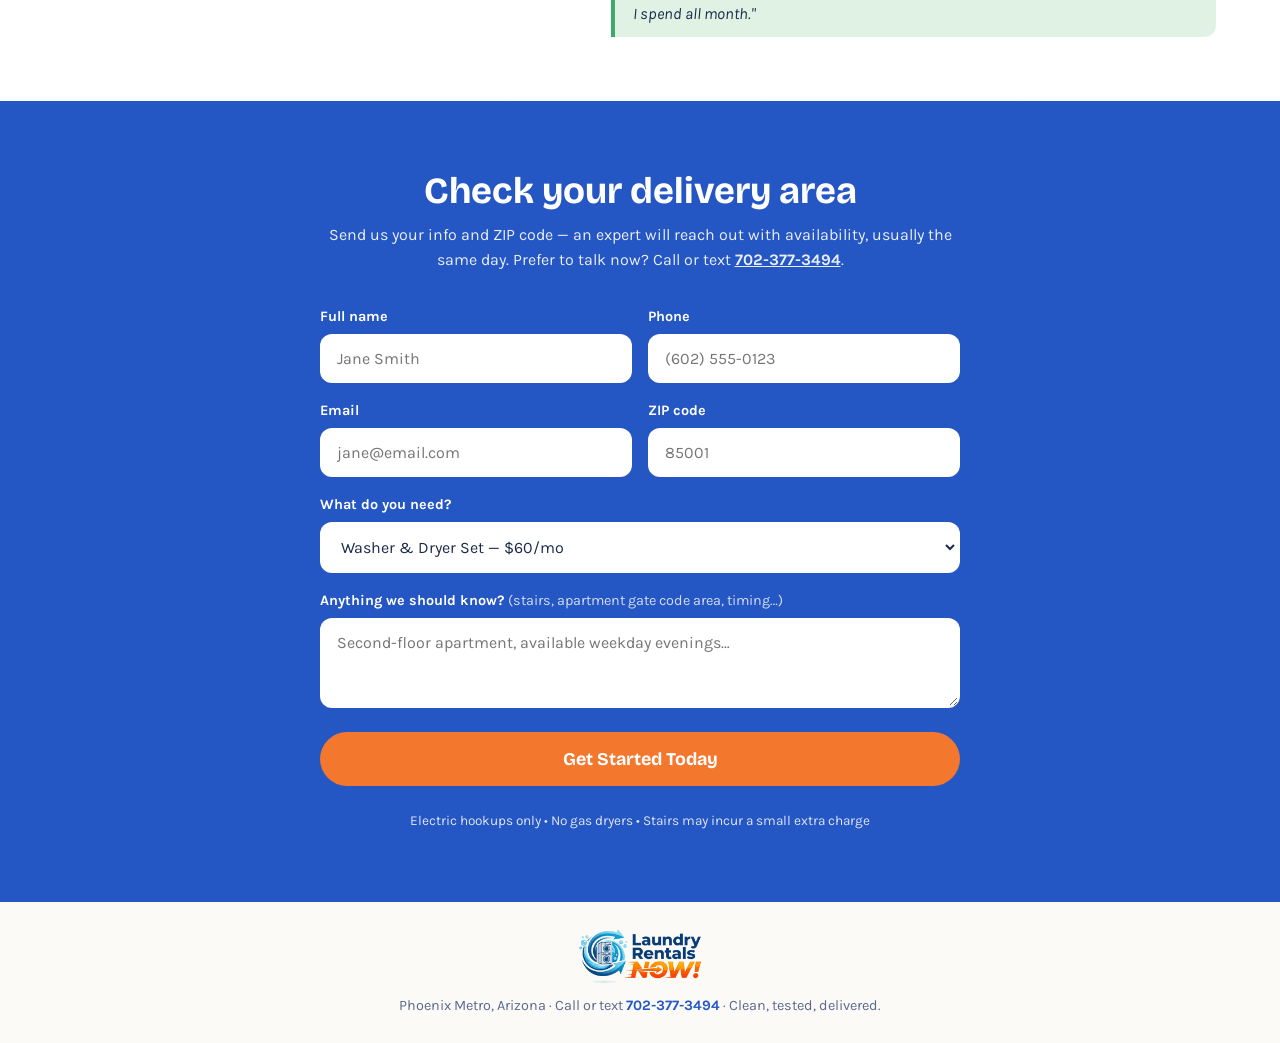
<file: washer/index.html>
<!DOCTYPE html>
<html lang="en">
<head>
<meta charset="UTF-8">
<meta name="viewport" content="width=device-width, initial-scale=1.0">
<title>Laundry Rentals NOW — Washer &amp; Dryer Rentals $60/Month | Phoenix Metro</title>
<meta name="description" content="Rent a clean, tested washer and dryer set for $60/month in the Phoenix metro. Free delivery, free replacement, month-to-month after 6 months.">
<link rel="preconnect" href="https://fonts.googleapis.com">
<link rel="preconnect" href="https://fonts.gstatic.com" crossorigin>
<link href="https://fonts.googleapis.com/css2?family=Bricolage+Grotesque:opsz,wght@12..96,500;12..96,700;12..96,800&family=Karla:wght@400;500;700&display=swap" rel="stylesheet">
<style>
:root{
  --orange:#F4772E;
  --orange-dark:#D95F1A;
  --blue:#2456C4;
  --navy:#1B2A4A;
  --mint:#DFF2E4;
  --green:#3FA96C;
  --white:#FFFFFF;
  --off:#FBFAF7;
  --radius:18px;
  --shadow:0 10px 30px rgba(27,42,74,.10);
  --display:"Bricolage Grotesque",sans-serif;
  --body:"Karla",sans-serif;
}
*{margin:0;padding:0;box-sizing:border-box}
html{scroll-behavior:smooth}
body{font-family:var(--body);color:var(--navy);background:var(--white);line-height:1.6}
img{max-width:100%;display:block}
h1,h2,h3{font-family:var(--display);line-height:1.12}
a{color:inherit}

/* ---------- top bar ---------- */
.topbar{
  position:sticky;top:0;z-index:50;
  display:flex;align-items:center;justify-content:space-between;
  padding:14px 5vw;background:var(--white);flex-wrap:wrap;gap:12px;
  border-bottom:3px solid var(--mint);
}
.brand-logo{display:flex;align-items:center}
.brand-logo img{height:208px;width:auto;max-width:60vw;object-fit:contain}
.btn{
  display:inline-block;font-family:var(--display);font-weight:700;
  background:var(--orange);color:var(--white);text-decoration:none;
  padding:12px 22px;border-radius:999px;border:none;cursor:pointer;
  font-size:1rem;transition:transform .15s ease,background .15s ease;
}
.btn:hover{background:var(--orange-dark);transform:translateY(-2px)}
.btn:focus-visible{outline:3px solid var(--blue);outline-offset:3px}
.btn.big{padding:16px 34px;font-size:1.12rem}
.phone-link{font-family:var(--display);font-weight:700;color:var(--blue);text-decoration:none;margin-right:18px;white-space:nowrap}
.phone-link:hover{color:var(--orange)}
.topbar .actions{display:flex;align-items:center;flex-wrap:wrap;gap:10px}
.topbar .phone-link{font-size:2rem;margin-right:24px;line-height:1.1}
.topbar .btn{font-size:2rem;padding:22px 42px;line-height:1.1}

/* ---------- hero ---------- */
.hero{
  display:grid;grid-template-columns:1.05fr .95fr;gap:4vw;
  align-items:center;padding:64px 5vw 72px;
  background:linear-gradient(180deg,var(--white) 0%,var(--off) 100%);
}
.eyebrow{
  display:inline-block;background:var(--mint);color:var(--green);
  font-weight:700;font-size:.85rem;letter-spacing:.06em;text-transform:uppercase;
  padding:6px 14px;border-radius:999px;margin-bottom:18px;
}
.hero h1{font-size:clamp(2.1rem,4.6vw,3.6rem);font-weight:800;color:var(--navy)}
.hero h1 .pop{color:var(--blue)}
.hero p.lead{margin:18px 0 26px;font-size:1.12rem;max-width:34rem;color:#3c4a68}
.hang-tag{
  display:inline-flex;flex-direction:column;align-items:flex-start;
  background:var(--white);border:2px dashed var(--orange);
  border-radius:14px;padding:14px 22px;margin-bottom:26px;
  position:relative;box-shadow:var(--shadow);
}
.hang-tag::before{
  content:"";position:absolute;top:-9px;left:26px;width:14px;height:14px;
  border-radius:50%;background:var(--off);border:2px solid var(--orange);
}
.hang-tag .price{font-family:var(--display);font-weight:800;font-size:2.2rem;color:var(--orange)}
.hang-tag .per{font-size:.9rem;color:#3c4a68}
.hero-cta{display:flex;gap:14px;flex-wrap:wrap;align-items:center}
.subnote{font-size:.9rem;color:#5b6a8c}

/* hero art */
.hero-art{position:relative;display:flex;justify-content:center}
.machine-pair{width:min(460px,100%)}
@keyframes spin{from{transform:rotate(0)}to{transform:rotate(360deg)}}
.drum-clothes{transform-origin:110px 150px;animation:spin 7s linear infinite}
@media (prefers-reduced-motion:reduce){.drum-clothes{animation:none}}

/* ---------- included strip ---------- */
.included{background:var(--mint);padding:56px 5vw}
.included h2{text-align:center;font-size:clamp(1.6rem,3vw,2.2rem);margin-bottom:34px}
.inc-grid{display:grid;grid-template-columns:repeat(auto-fit,minmax(220px,1fr));gap:20px;max-width:1080px;margin:0 auto}
.inc-card{background:var(--white);border-radius:var(--radius);padding:24px;box-shadow:var(--shadow)}
.inc-card .tick{
  width:38px;height:38px;border-radius:50%;background:var(--green);
  display:flex;align-items:center;justify-content:center;margin-bottom:14px;
}
.inc-card h3{font-size:1.08rem;margin-bottom:6px}
.inc-card p{font-size:.95rem;color:#3c4a68}

/* ---------- pricing ---------- */
.pricing{padding:64px 5vw;background:var(--white)}
.pricing h2{text-align:center;font-size:clamp(1.6rem,3vw,2.2rem)}
.pricing .sub{text-align:center;color:#3c4a68;margin:8px 0 36px}
.price-grid{display:grid;grid-template-columns:repeat(auto-fit,minmax(240px,1fr));gap:22px;max-width:980px;margin:0 auto}
.price-card{
  border:2px solid var(--mint);border-radius:var(--radius);padding:30px 26px;text-align:center;
  transition:transform .15s ease,border-color .15s ease;
}
.price-card:hover{transform:translateY(-4px)}
.price-card.featured{border-color:var(--orange);position:relative;box-shadow:var(--shadow)}
.price-card.featured .flag{
  position:absolute;top:-14px;left:50%;transform:translateX(-50%);
  background:var(--orange);color:var(--white);font-family:var(--display);font-weight:700;
  font-size:.8rem;padding:4px 16px;border-radius:999px;white-space:nowrap;
}
.price-card h3{font-size:1.15rem;color:var(--blue)}
.price-card .amount{font-family:var(--display);font-weight:800;font-size:2.6rem;color:var(--navy);margin:10px 0 2px}
.price-card .amount span{font-size:1rem;font-weight:500;color:#5b6a8c}
.price-card p{font-size:.92rem;color:#3c4a68;margin-top:10px}

/* ---------- story / nurse ---------- */
.story{
  display:grid;grid-template-columns:.9fr 1.1fr;gap:4vw;align-items:center;
  padding:64px 5vw;background:linear-gradient(180deg,var(--off),var(--white));
}
.story-art{display:flex;justify-content:center}
.story-art svg{width:min(420px,100%)}
.story h2{font-size:clamp(1.6rem,3vw,2.2rem);margin-bottom:16px}
.story p{color:#3c4a68;max-width:36rem;margin-bottom:14px}
.story .quote{
  border-left:4px solid var(--green);padding:10px 18px;background:var(--mint);
  border-radius:0 12px 12px 0;font-style:italic;color:var(--navy);margin-top:20px;
}

/* ---------- form ---------- */
.contact{background:var(--blue);padding:70px 5vw;color:var(--white)}
.contact-inner{max-width:640px;margin:0 auto}
.contact h2{font-size:clamp(1.7rem,3vw,2.3rem);text-align:center}
.contact .sub{text-align:center;opacity:.9;margin:10px 0 32px}
form{display:grid;gap:16px}
.row{display:grid;grid-template-columns:1fr 1fr;gap:16px}
label{font-weight:700;font-size:.9rem;display:block;margin-bottom:6px}
input,select,textarea{
  width:100%;padding:13px 15px;border-radius:12px;border:2px solid transparent;
  font-family:var(--body);font-size:1rem;background:var(--white);color:var(--navy);
}
input:focus,select:focus,textarea:focus{outline:none;border-color:var(--orange)}
textarea{resize:vertical;min-height:90px}
.form-note{font-size:.85rem;opacity:.85;text-align:center;margin-top:8px}
.contact .btn{width:100%}
.contact .btn[disabled]{opacity:.6;cursor:wait;transform:none}
.err{background:#ffe8e8;color:#8c1d1d;border-radius:10px;padding:12px 16px;font-size:.95rem;display:none}

/* ---------- modal ---------- */
.modal-backdrop{
  position:fixed;inset:0;background:rgba(27,42,74,.55);
  display:none;align-items:center;justify-content:center;z-index:100;padding:20px;
}
.modal-backdrop.show{display:flex}
.modal{
  background:var(--white);color:var(--navy);border-radius:20px;max-width:420px;width:100%;
  padding:38px 32px;text-align:center;box-shadow:0 24px 60px rgba(0,0,0,.25);
}
.modal .badge{
  width:64px;height:64px;border-radius:50%;background:var(--mint);
  display:flex;align-items:center;justify-content:center;margin:0 auto 18px;
}
.modal h3{font-size:1.4rem;margin-bottom:10px}
.modal p{color:#3c4a68;margin-bottom:22px}

/* ---------- footer ---------- */
footer{padding:26px 5vw;text-align:center;font-size:.9rem;color:#5b6a8c;background:var(--off)}
footer strong{color:var(--blue)}

@media(max-width:820px){
  .hero,.story{grid-template-columns:1fr}
  .hero-art{order:-1}
  .row{grid-template-columns:1fr}
  .topbar .btn{padding:12px 20px;font-size:1.1rem}
  .brand-logo img{height:120px;max-width:55vw}
  .phone-link{display:none}
}
</style>
</head>
<body>

<!-- ============ TOP BAR ============ -->
<header class="topbar">
  <a href="#" class="brand-logo"><img src="[data-uri]" alt="Laundry Rentals NOW!"></a>
  <div class="actions">
    <a class="phone-link" href="tel:7023773494">&#128222; 702-377-3494</a>
    <a class="btn" href="#contact">Get Started Today</a>
  </div>
</header>

<!-- ============ HERO ============ -->
<section class="hero">
  <div>
    <span class="eyebrow">Phoenix Metro • Free Delivery</span>
    <h1>Your own washer &amp; dryer.<br><span class="pop">No laundromat. No big price tag.</span></h1>
    <div class="hang-tag">
      <span class="price">$60<span style="font-size:1.1rem">/mo</span></span>
      <span class="per">Full washer &amp; dryer set — everything included</span>
    </div>
    <p class="lead">Skip the hassle and high upfront cost of buying. Every unit is cleaned, tested, and delivered ready to use — with all hoses, cords, and a vent hose included. If anything ever acts up, we replace it free.</p>
    <div class="hero-cta">
      <a class="btn big" href="#contact">Get Started Today</a>
      <span class="subnote">Month-to-month after a 6-month initial term</span>
    </div>
  </div>

  <!-- Real photo (embedded) -->
  <div class="hero-art">
    <img src="[data-uri]" alt="Smiling nurse in scrubs unloading fresh laundry from her dryer at home" style="border-radius:18px;box-shadow:var(--shadow)">
  </div> -->
  <div class="hero-art">
    <svg class="machine-pair" viewBox="0 0 440 300" role="img" aria-label="Illustration of a washer and dryer set">
      <rect x="10" y="270" width="420" height="8" rx="4" fill="#DFF2E4"/>
      <!-- washer -->
      <rect x="30" y="60" width="180" height="210" rx="14" fill="#FFFFFF" stroke="#1B2A4A" stroke-width="3"/>
      <rect x="30" y="60" width="180" height="40" rx="14" fill="#2456C4"/>
      <circle cx="70" cy="80" r="7" fill="#F4772E"/>
      <rect x="150" y="72" width="46" height="16" rx="8" fill="#DFF2E4"/>
      <circle cx="120" cy="180" r="62" fill="#DFF2E4" stroke="#1B2A4A" stroke-width="3"/>
      <circle cx="120" cy="180" r="46" fill="#FFFFFF" stroke="#2456C4" stroke-width="3"/>
      <g class="drum-clothes" style="transform-origin:120px 180px">
        <path d="M95 165 q20 -18 42 -4 q18 12 6 30 q-14 20 -36 8 q-22 -12 -12 -34" fill="#F4772E" opacity=".85"/>
        <path d="M112 170 q14 -8 24 4 q8 10 -4 18 q-14 8 -24 -4 q-8 -10 4 -18" fill="#3FA96C" opacity=".9"/>
      </g>
      <!-- dryer -->
      <rect x="230" y="60" width="180" height="210" rx="14" fill="#FFFFFF" stroke="#1B2A4A" stroke-width="3"/>
      <rect x="230" y="60" width="180" height="40" rx="14" fill="#F4772E"/>
      <circle cx="270" cy="80" r="7" fill="#2456C4"/>
      <rect x="350" y="72" width="46" height="16" rx="8" fill="#FFFFFF"/>
      <circle cx="320" cy="180" r="62" fill="#DFF2E4" stroke="#1B2A4A" stroke-width="3"/>
      <circle cx="320" cy="180" r="46" fill="#FFFFFF" stroke="#F4772E" stroke-width="3"/>
      <path d="M300 190 q10 -22 40 -12 M298 172 q16 -14 34 -4" stroke="#3FA96C" stroke-width="4" fill="none" stroke-linecap="round"/>
    </svg>
  </div>
</section>

<!-- ============ INCLUDED ============ -->
<section class="included">
  <h2>One low price. Everything handled.</h2>
  <div class="inc-grid">
    <div class="inc-card">
      <div class="tick"><svg width="18" height="18" viewBox="0 0 18 18"><path d="M3 9.5 L7 13.5 L15 4.5" stroke="#fff" stroke-width="3" fill="none" stroke-linecap="round"/></svg></div>
      <h3>Free delivery &amp; setup</h3>
      <p>We bring it, hook it up, and make sure it runs before we leave. Hoses, cords, and vent hose included.</p>
    </div>
    <div class="inc-card">
      <div class="tick"><svg width="18" height="18" viewBox="0 0 18 18"><path d="M3 9.5 L7 13.5 L15 4.5" stroke="#fff" stroke-width="3" fill="none" stroke-linecap="round"/></svg></div>
      <h3>Free replacement</h3>
      <p>If a unit ever has an issue, we swap it out at no charge. No repair bills, no waiting weeks for parts.</p>
    </div>
    <div class="inc-card">
      <div class="tick"><svg width="18" height="18" viewBox="0 0 18 18"><path d="M3 9.5 L7 13.5 L15 4.5" stroke="#fff" stroke-width="3" fill="none" stroke-linecap="round"/></svg></div>
      <h3>Clean &amp; tested</h3>
      <p>Every machine is refurbished, sanitized, and run through a full test cycle before it reaches your door.</p>
    </div>
    <div class="inc-card">
      <div class="tick"><svg width="18" height="18" viewBox="0 0 18 18"><path d="M3 9.5 L7 13.5 L15 4.5" stroke="#fff" stroke-width="3" fill="none" stroke-linecap="round"/></svg></div>
      <h3>Flexible terms</h3>
      <p>Month-to-month after a 6-month initial term. Moving? We can move with you within our service area.</p>
    </div>
  </div>
</section>

<!-- ============ PRICING ============ -->
<section class="pricing">
  <h2>Simple pricing</h2>
  <p class="sub">Electric units only — no gas dryers. Stairs may incur a small extra charge.</p>
  <div class="price-grid">
    <div class="price-card">
      <h3>Washer only</h3>
      <div class="amount">$40<span>/mo</span></div>
      <p>Just need to wash? We've got you covered.</p>
    </div>
    <div class="price-card featured">
      <span class="flag">Most popular</span>
      <h3>Washer &amp; Dryer Set</h3>
      <div class="amount">$60<span>/mo</span></div>
      <p>The full setup — best value, one delivery, laundry day solved.</p>
      <a class="btn" href="#contact" style="margin-top:12px">Get Started Today</a>
    </div>
    <div class="price-card">
      <h3>Dryer only</h3>
      <div class="amount">$30<span>/mo</span></div>
      <p>Already have a washer? Add the dryer and skip the clothesline.</p>
    </div>
  </div>
</section>

<!-- ============ STORY / NURSE ============ -->
<section class="story">
  <!-- Real product photo (embedded) -->
  <div class="story-art">
    <img src="[data-uri]" alt="Clean, tested washer and dryer set ready for delivery" style="border-radius:18px;box-shadow:var(--shadow);background:#fff;padding:10px">
  </div> -->
  <div class="story-art">
    <svg viewBox="0 0 420 340" role="img" aria-label="Illustration of a smiling nurse taking fresh clothes out of her dryer at home">
      <rect x="10" y="310" width="400" height="8" rx="4" fill="#DFF2E4"/>
      <!-- dryer -->
      <rect x="230" y="110" width="160" height="200" rx="12" fill="#FFFFFF" stroke="#1B2A4A" stroke-width="3"/>
      <rect x="230" y="110" width="160" height="34" rx="12" fill="#2456C4"/>
      <circle cx="262" cy="127" r="6" fill="#F4772E"/>
      <circle cx="310" cy="220" r="52" fill="#DFF2E4" stroke="#1B2A4A" stroke-width="3"/>
      <circle cx="310" cy="220" r="38" fill="#FFF8F1" stroke="#F4772E" stroke-width="3"/>
      <!-- laundry inside -->
      <path d="M292 232 q14 -18 38 -8 q6 14 -10 20 q-22 8 -28 -12" fill="#F4772E" opacity=".8"/>
      <!-- nurse -->
      <circle cx="130" cy="120" r="30" fill="#F7C9A3"/>
      <path d="M100 116 a30 30 0 0 1 60 0 l0 -10 a30 22 0 0 0 -60 0 z" fill="#5A3A22"/>
      <path d="M118 126 q4 5 10 5 q6 0 10 -5" stroke="#1B2A4A" stroke-width="2.5" fill="none" stroke-linecap="round"/>
      <circle cx="119" cy="114" r="3" fill="#1B2A4A"/>
      <circle cx="141" cy="114" r="3" fill="#1B2A4A"/>
      <!-- scrubs -->
      <path d="M96 160 q34 -18 68 0 l10 90 q-44 14 -88 0 z" fill="#3FA96C"/>
      <path d="M96 160 l-16 40 q-4 12 8 16 l16 4" fill="#3FA96C"/>
      <!-- reaching arm -->
      <path d="M164 168 q56 6 96 44" stroke="#3FA96C" stroke-width="20" fill="none" stroke-linecap="round"/>
      <circle cx="266" cy="214" r="11" fill="#F7C9A3"/>
      <!-- shirt she's holding -->
      <path d="M252 232 q16 -6 30 4 l-4 26 q-14 6 -26 -2 z" fill="#2456C4" opacity=".9"/>
      <!-- legs -->
      <rect x="106" y="248" width="20" height="60" rx="9" fill="#2456C4"/>
      <rect x="136" y="248" width="20" height="60" rx="9" fill="#2456C4"/>
      <rect x="102" y="302" width="30" height="10" rx="5" fill="#FFFFFF" stroke="#1B2A4A" stroke-width="2"/>
      <rect x="132" y="302" width="30" height="10" rx="5" fill="#FFFFFF" stroke="#1B2A4A" stroke-width="2"/>
      <!-- ID badge -->
      <rect x="112" y="176" width="18" height="24" rx="3" fill="#FFFFFF" stroke="#1B2A4A" stroke-width="2"/>
      <circle cx="121" cy="184" r="4" fill="#F4772E"/>
      <!-- fresh laundry sparkles -->
      <path d="M210 90 l4 10 10 4 -10 4 -4 10 -4 -10 -10 -4 10 -4 z" fill="#3FA96C"/>
      <path d="M330 80 l3 8 8 3 -8 3 -3 8 -3 -8 -8 -3 8 -3 z" fill="#F4772E"/>
    </svg>
  </div>
  <div>
    <span class="eyebrow">Made for busy people</span>
    <h2>Laundry on your schedule — not the laundromat's</h2>
    <p>Twelve-hour shifts are hard enough without hauling scrubs across town and feeding quarters into a machine. With your own set at home, a load runs while you rest.</p>
    <p>Our renters include nurses, students, growing families, and anyone tired of paying $2,000+ upfront for new appliances that do the exact same job.</p>
    <div class="quote">"I throw my scrubs in after a night shift and they're fresh by the time I wake up. Best $60 I spend all month."</div>
  </div>
</section>

<!-- ============ FORM ============ -->
<section class="contact" id="contact">
  <div class="contact-inner">
    <h2>Check your delivery area</h2>
    <p class="sub">Send us your info and ZIP code — an expert will reach out with availability, usually the same day. Prefer to talk now? Call or text <a href="tel:7023773494" style="color:#fff;font-weight:700">702-377-3494</a>.</p>

    <form id="leadForm" novalidate>
      <div class="row">
        <div>
          <label for="name">Full name</label>
          <input id="name" name="name" type="text" autocomplete="name" required placeholder="Jane Smith">
        </div>
        <div>
          <label for="phone">Phone</label>
          <input id="phone" name="phone" type="tel" autocomplete="tel" required placeholder="(602) 555-0123">
        </div>
      </div>
      <div class="row">
        <div>
          <label for="email">Email</label>
          <input id="email" name="email" type="email" autocomplete="email" required placeholder="jane@email.com">
        </div>
        <div>
          <label for="zip">ZIP code</label>
          <input id="zip" name="zip" type="text" inputmode="numeric" pattern="[0-9]{5}" required placeholder="85001">
        </div>
      </div>
      <div>
        <label for="need">What do you need?</label>
        <select id="need" name="need" required>
          <option value="Washer & Dryer Set — $60/mo" selected>Washer &amp; Dryer Set — $60/mo</option>
          <option value="Washer only — $40/mo">Washer only — $40/mo</option>
          <option value="Dryer only — $30/mo">Dryer only — $30/mo</option>
        </select>
      </div>
      <div>
        <label for="notes">Anything we should know? <span style="font-weight:400;opacity:.8">(stairs, apartment gate code area, timing…)</span></label>
        <textarea id="notes" name="notes" placeholder="Second-floor apartment, available weekday evenings…"></textarea>
      </div>
      <div class="err" id="formError">Something went wrong sending your request. Please try again, or call/text us at <a href="tel:7023773494" style="color:#8c1d1d;font-weight:700">702-377-3494</a> and we&rsquo;ll get you set up.</div>
      <button class="btn big" type="submit" id="submitBtn">Get Started Today</button>
      <p class="form-note">Electric hookups only • No gas dryers • Stairs may incur a small extra charge</p>
    </form>
  </div>
</section>

<!-- ============ MODAL ============ -->
<div class="modal-backdrop" id="modalBackdrop" role="dialog" aria-modal="true" aria-labelledby="modalTitle">
  <div class="modal">
    <div class="badge">
      <svg width="30" height="30" viewBox="0 0 30 30"><path d="M5 16 L12 23 L25 7" stroke="#3FA96C" stroke-width="4" fill="none" stroke-linecap="round" stroke-linejoin="round"/></svg>
    </div>
    <h3 id="modalTitle">Thank you!</h3>
    <p>An expert will contact you soon.</p>
    <button class="btn" id="closeModal">Close</button>
  </div>
</div>

<footer>
  <img src="[data-uri]" alt="Laundry Rentals NOW!" style="height:56px;width:auto;display:block;margin:0 auto 10px">Phoenix Metro, Arizona · Call or text <a href="tel:7023773494" style="color:var(--blue);font-weight:700;text-decoration:none">702-377-3494</a> · Clean, tested, delivered.
</footer>

<script>
(function(){
  var form = document.getElementById('leadForm');
  var backdrop = document.getElementById('modalBackdrop');
  var closeBtn = document.getElementById('closeModal');
  var submitBtn = document.getElementById('submitBtn');
  var errBox = document.getElementById('formError');

  function showModal(){ backdrop.classList.add('show'); closeBtn.focus(); }
  function hideModal(){ backdrop.classList.remove('show'); }
  closeBtn.addEventListener('click', hideModal);
  backdrop.addEventListener('click', function(e){ if(e.target === backdrop) hideModal(); });
  document.addEventListener('keydown', function(e){ if(e.key === 'Escape') hideModal(); });

  form.addEventListener('submit', function(e){
    e.preventDefault();
    errBox.style.display = 'none';

    if(!form.checkValidity()){ form.reportValidity(); return; }

    submitBtn.disabled = true;
    submitBtn.textContent = 'Sending…';

    var payload = {
      name: form.name.value.trim(),
      phone: form.phone.value.trim(),
      email: form.email.value.trim(),
      zip: form.zip.value.trim(),
      need: form.need.value,
      notes: form.notes.value.trim(),
      _subject: 'New rental lead — ' + form.zip.value.trim() + ' (' + form.need.value + ')'
    };

    // FormSubmit delivers this to your inbox. First submission after hosting
    // triggers a one-time activation email to affordableonlineservices@gmail.com.
    fetch('https://formsubmit.co/ajax/affordableonlineservices@gmail.com', {
      method: 'POST',
      headers: { 'Content-Type': 'application/json', 'Accept': 'application/json' },
      body: JSON.stringify(payload)
    })
    .then(function(res){
      if(!res.ok) throw new Error('send failed');
      return res.json();
    })
    .then(function(){
      form.reset();
      showModal();
    })
    .catch(function(){
      errBox.style.display = 'block';
    })
    .finally(function(){
      submitBtn.disabled = false;
      submitBtn.textContent = 'Get Started Today';
    });
  });
})();
</script>
</body>
</html>
</file>
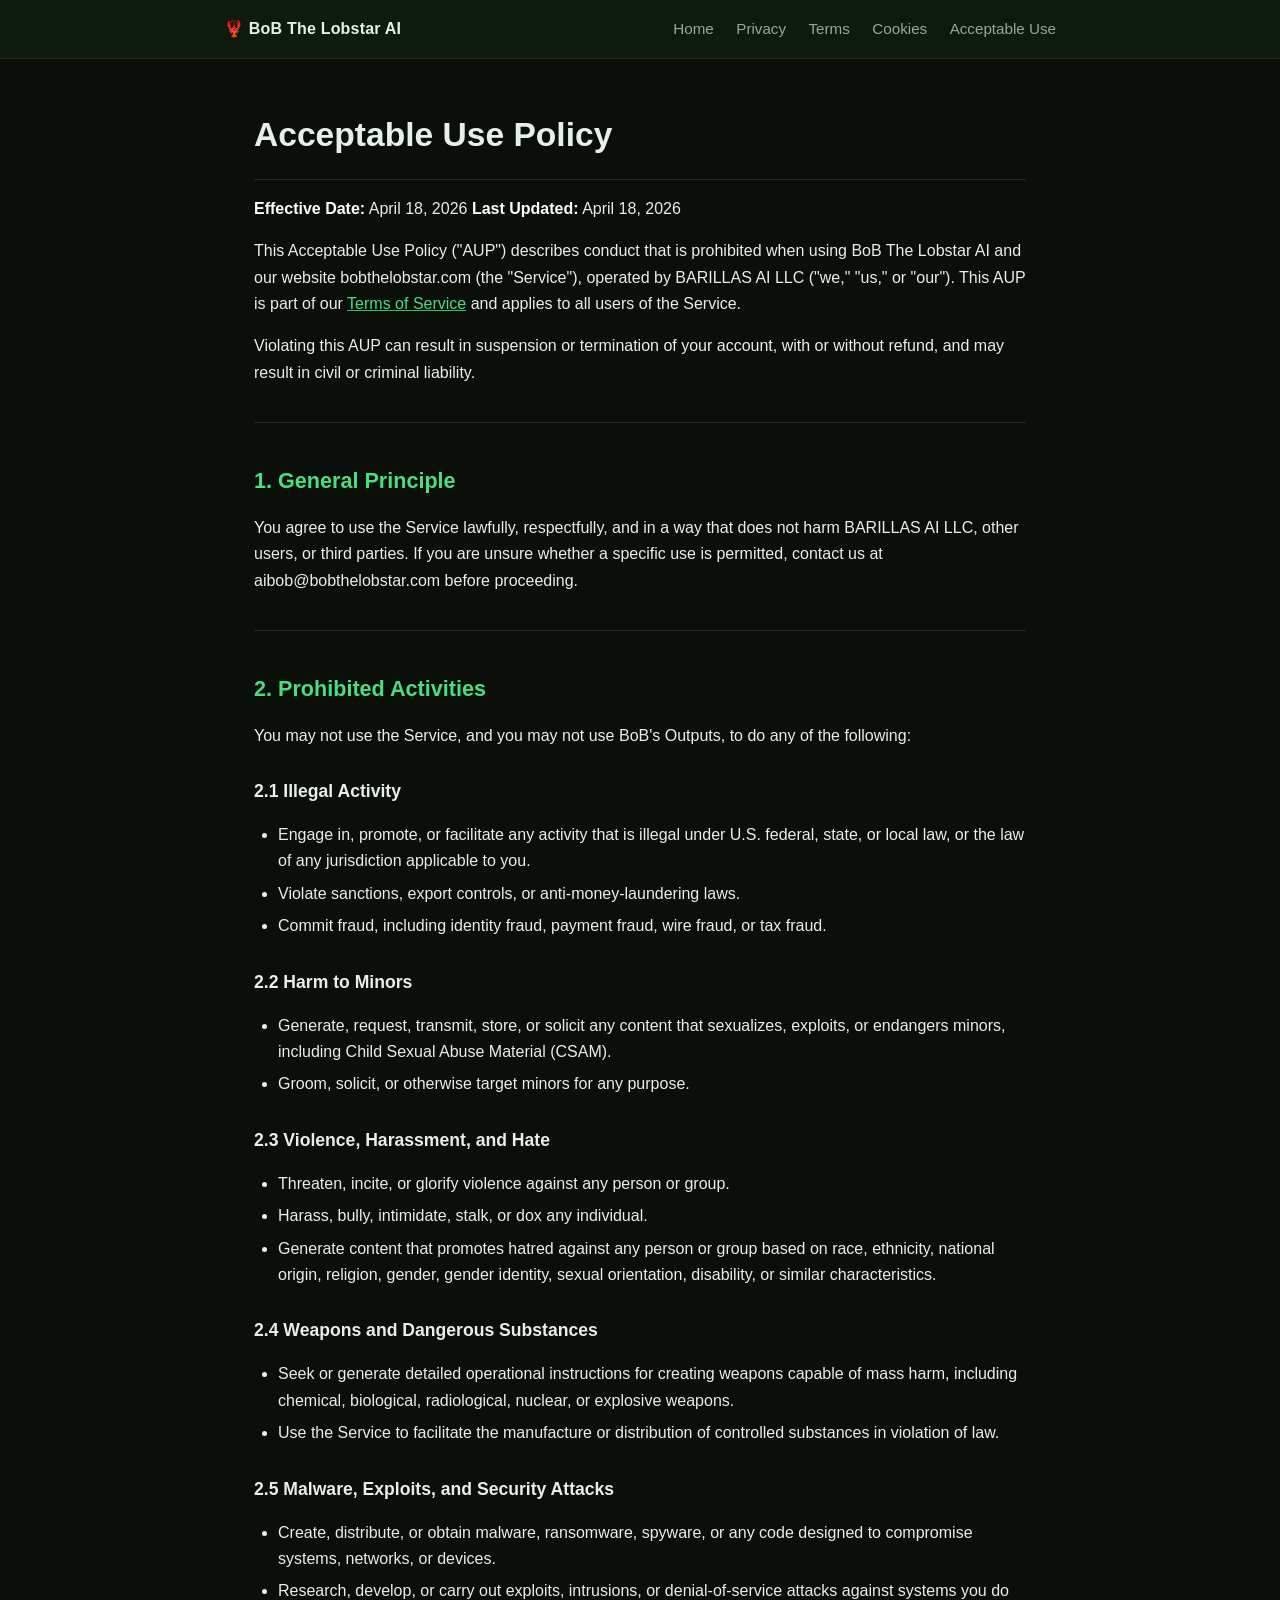
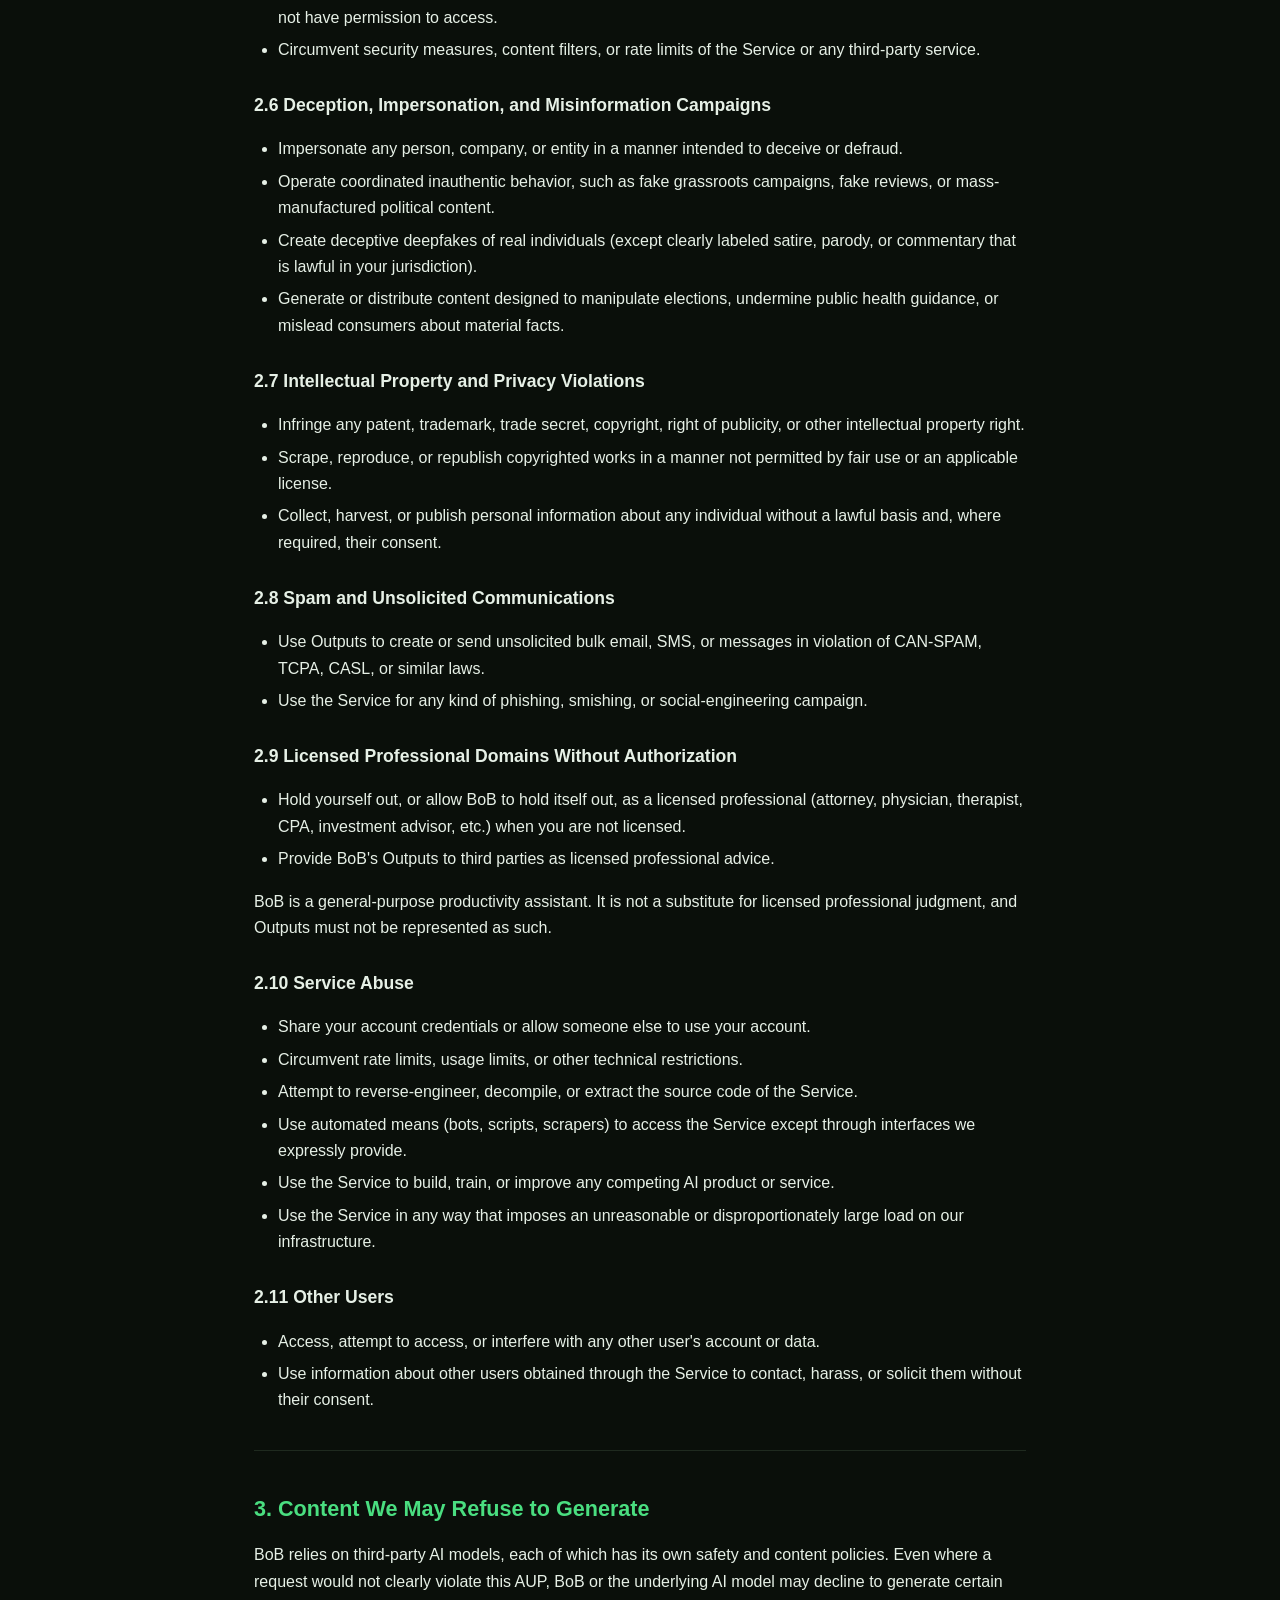
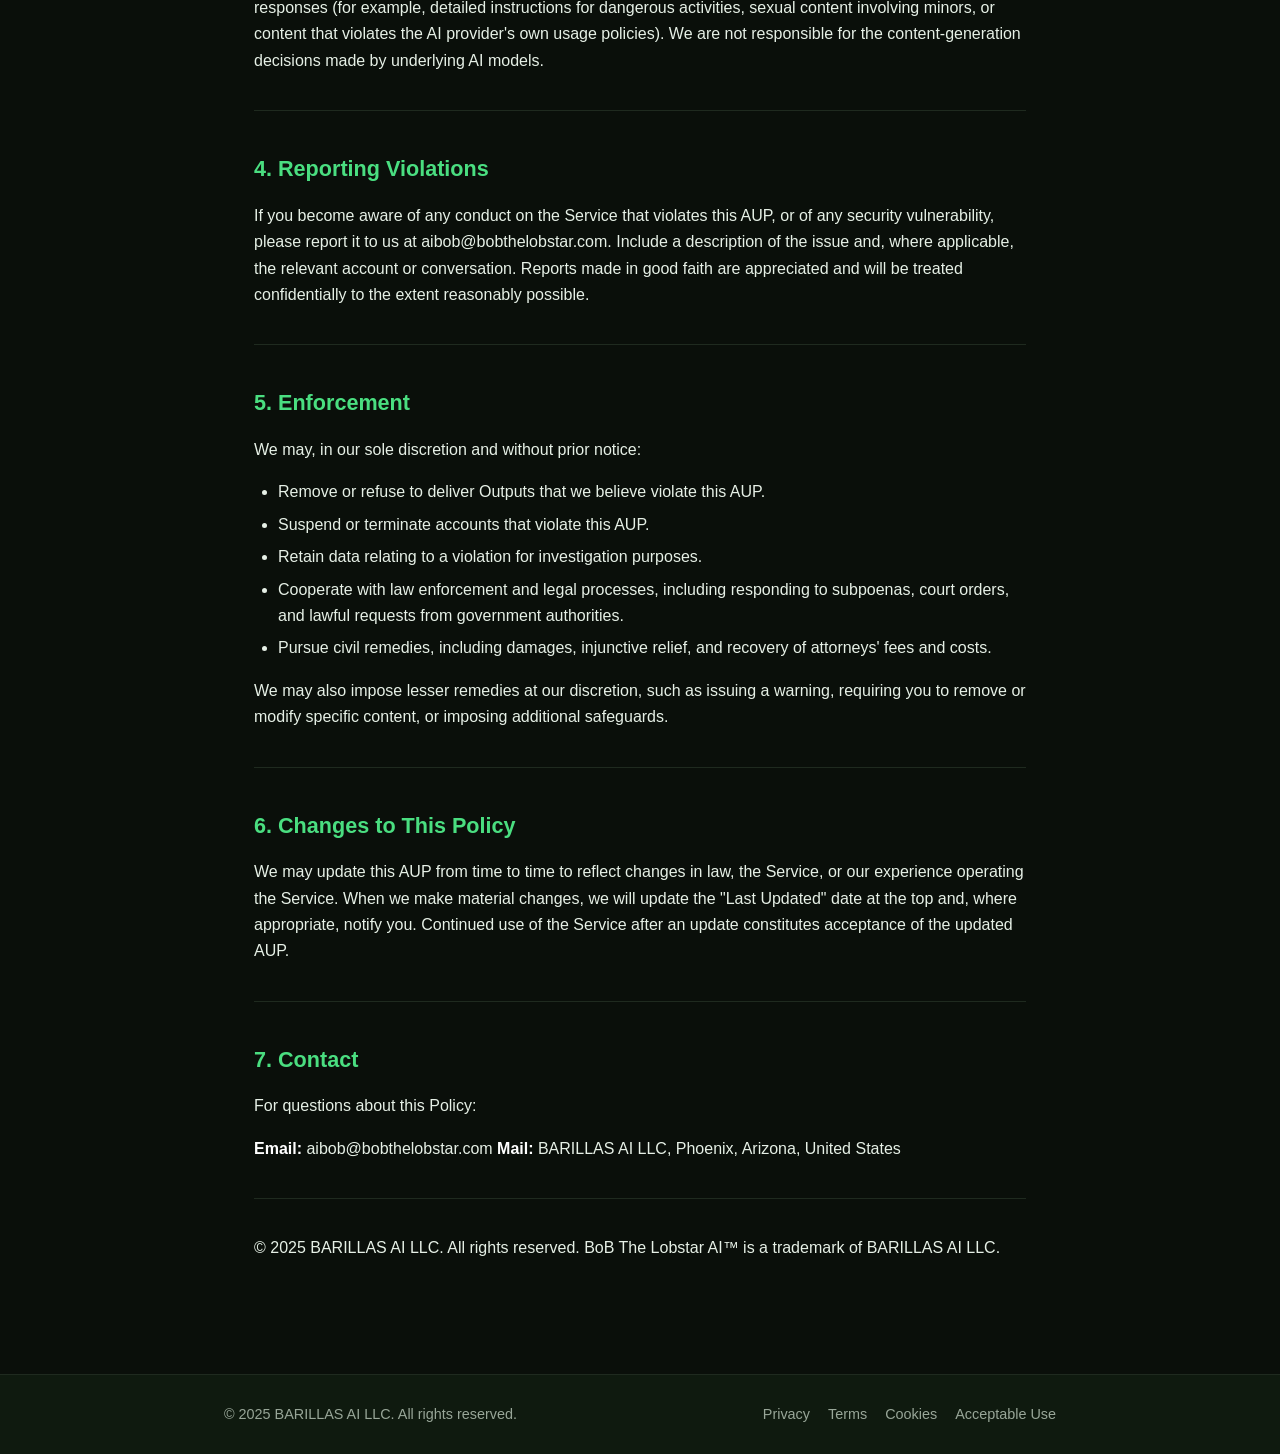
<file: acceptable-use.html>
<!DOCTYPE html>
<html lang="en">
<head>
  <meta charset="utf-8">
  <meta name="viewport" content="width=device-width, initial-scale=1">
  <title>Acceptable Use Policy — BoB The Lobstar AI</title>
  <meta name="description" content="Acceptable Use Policy for BoB The Lobstar AI, operated by BARILLAS AI LLC.">
  <meta name="robots" content="index, follow">
  <link rel="canonical" href="https://bobthelobstar.com/acceptable-use.html">
  <style>
:root {
  --bg: #0a0f0a;
  --panel: #0f1a0f;
  --text: #e6f0e6;
  --muted: #98a698;
  --accent: #4ade80;
  --accent-dim: #22c55e;
  --border: #1f2a1f;
  --code-bg: #0d160d;
}
* { box-sizing: border-box; }
html, body {
  margin: 0; padding: 0;
  background: var(--bg);
  color: var(--text);
  font-family: -apple-system, BlinkMacSystemFont, "Segoe UI", Roboto, Helvetica, Arial, sans-serif;
  font-size: 16px;
  line-height: 1.65;
  -webkit-font-smoothing: antialiased;
}
header.site {
  border-bottom: 1px solid var(--border);
  background: var(--panel);
}
header.site .inner {
  max-width: 880px;
  margin: 0 auto;
  padding: 16px 24px;
  display: flex;
  align-items: center;
  justify-content: space-between;
  gap: 16px;
  flex-wrap: wrap;
}
header.site a.brand {
  color: var(--text);
  text-decoration: none;
  font-weight: 700;
  letter-spacing: 0.2px;
}
header.site nav a {
  color: var(--muted);
  text-decoration: none;
  margin-left: 18px;
  font-size: 0.95rem;
}
header.site nav a:hover { color: var(--accent); }
main.doc {
  max-width: 820px;
  margin: 0 auto;
  padding: 48px 24px 96px;
}
main.doc h1 {
  font-size: 2.1rem;
  margin: 0 0 8px;
  color: var(--text);
  border-bottom: 1px solid var(--border);
  padding-bottom: 16px;
}
main.doc h2 {
  font-size: 1.35rem;
  margin: 40px 0 12px;
  color: var(--accent);
}
main.doc h3 {
  font-size: 1.1rem;
  margin: 28px 0 10px;
  color: var(--text);
}
main.doc p, main.doc li { color: var(--text); }
main.doc strong { color: #fff; }
main.doc a { color: var(--accent); text-decoration: underline; text-decoration-color: var(--accent-dim); }
main.doc a:hover { color: #86efac; }
main.doc ul, main.doc ol { padding-left: 24px; }
main.doc li { margin: 6px 0; }
main.doc hr {
  border: none;
  border-top: 1px solid var(--border);
  margin: 36px 0;
}
main.doc code {
  background: var(--code-bg);
  border: 1px solid var(--border);
  border-radius: 4px;
  padding: 2px 6px;
  font-size: 0.9em;
  color: #c4f0c4;
}
main.doc table {
  border-collapse: collapse;
  width: 100%;
  margin: 16px 0;
  font-size: 0.94rem;
}
main.doc th, main.doc td {
  border: 1px solid var(--border);
  padding: 10px 12px;
  text-align: left;
  vertical-align: top;
}
main.doc th { background: var(--code-bg); color: var(--accent); font-weight: 600; }
main.doc blockquote {
  border-left: 3px solid var(--accent-dim);
  padding: 4px 16px;
  color: var(--muted);
  margin: 16px 0;
  background: var(--code-bg);
}
footer.site {
  border-top: 1px solid var(--border);
  background: var(--panel);
  color: var(--muted);
  font-size: 0.9rem;
}
footer.site .inner {
  max-width: 880px;
  margin: 0 auto;
  padding: 28px 24px;
  display: flex;
  flex-wrap: wrap;
  justify-content: space-between;
  gap: 16px;
}
footer.site a { color: var(--muted); text-decoration: none; margin-left: 14px; }
footer.site a:hover { color: var(--accent); }
@media (max-width: 600px) {
  main.doc { padding: 32px 18px 64px; }
  main.doc h1 { font-size: 1.7rem; }
  header.site nav a { margin-left: 10px; font-size: 0.85rem; }
}
</style>
</head>
<body>
<header class="site">
  <div class="inner">
    <a class="brand" href="/">🦞 BoB The Lobstar AI</a>
    <nav>
      <a href="/">Home</a>
      <a href="/privacy.html">Privacy</a>
      <a href="/terms.html">Terms</a>
      <a href="/cookies.html">Cookies</a>
      <a href="/acceptable-use.html">Acceptable Use</a>
    </nav>
  </div>
</header>
<main class="doc">
<h1>Acceptable Use Policy</h1>
<p><strong>Effective Date:</strong> April 18, 2026
<strong>Last Updated:</strong> April 18, 2026</p>
<p>This Acceptable Use Policy ("AUP") describes conduct that is prohibited when using BoB The Lobstar AI and our website bobthelobstar.com (the "Service"), operated by BARILLAS AI LLC ("we," "us," or "our"). This AUP is part of our <a href="/terms.html">Terms of Service</a> and applies to all users of the Service.</p>
<p>Violating this AUP can result in suspension or termination of your account, with or without refund, and may result in civil or criminal liability.</p>
<hr />
<h2>1. General Principle</h2>
<p>You agree to use the Service lawfully, respectfully, and in a way that does not harm BARILLAS AI LLC, other users, or third parties. If you are unsure whether a specific use is permitted, contact us at aibob@bobthelobstar.com before proceeding.</p>
<hr />
<h2>2. Prohibited Activities</h2>
<p>You may not use the Service, and you may not use BoB's Outputs, to do any of the following:</p>
<h3>2.1 Illegal Activity</h3>
<ul>
<li>Engage in, promote, or facilitate any activity that is illegal under U.S. federal, state, or local law, or the law of any jurisdiction applicable to you.</li>
<li>Violate sanctions, export controls, or anti-money-laundering laws.</li>
<li>Commit fraud, including identity fraud, payment fraud, wire fraud, or tax fraud.</li>
</ul>
<h3>2.2 Harm to Minors</h3>
<ul>
<li>Generate, request, transmit, store, or solicit any content that sexualizes, exploits, or endangers minors, including Child Sexual Abuse Material (CSAM).</li>
<li>Groom, solicit, or otherwise target minors for any purpose.</li>
</ul>
<h3>2.3 Violence, Harassment, and Hate</h3>
<ul>
<li>Threaten, incite, or glorify violence against any person or group.</li>
<li>Harass, bully, intimidate, stalk, or dox any individual.</li>
<li>Generate content that promotes hatred against any person or group based on race, ethnicity, national origin, religion, gender, gender identity, sexual orientation, disability, or similar characteristics.</li>
</ul>
<h3>2.4 Weapons and Dangerous Substances</h3>
<ul>
<li>Seek or generate detailed operational instructions for creating weapons capable of mass harm, including chemical, biological, radiological, nuclear, or explosive weapons.</li>
<li>Use the Service to facilitate the manufacture or distribution of controlled substances in violation of law.</li>
</ul>
<h3>2.5 Malware, Exploits, and Security Attacks</h3>
<ul>
<li>Create, distribute, or obtain malware, ransomware, spyware, or any code designed to compromise systems, networks, or devices.</li>
<li>Research, develop, or carry out exploits, intrusions, or denial-of-service attacks against systems you do not have permission to access.</li>
<li>Circumvent security measures, content filters, or rate limits of the Service or any third-party service.</li>
</ul>
<h3>2.6 Deception, Impersonation, and Misinformation Campaigns</h3>
<ul>
<li>Impersonate any person, company, or entity in a manner intended to deceive or defraud.</li>
<li>Operate coordinated inauthentic behavior, such as fake grassroots campaigns, fake reviews, or mass-manufactured political content.</li>
<li>Create deceptive deepfakes of real individuals (except clearly labeled satire, parody, or commentary that is lawful in your jurisdiction).</li>
<li>Generate or distribute content designed to manipulate elections, undermine public health guidance, or mislead consumers about material facts.</li>
</ul>
<h3>2.7 Intellectual Property and Privacy Violations</h3>
<ul>
<li>Infringe any patent, trademark, trade secret, copyright, right of publicity, or other intellectual property right.</li>
<li>Scrape, reproduce, or republish copyrighted works in a manner not permitted by fair use or an applicable license.</li>
<li>Collect, harvest, or publish personal information about any individual without a lawful basis and, where required, their consent.</li>
</ul>
<h3>2.8 Spam and Unsolicited Communications</h3>
<ul>
<li>Use Outputs to create or send unsolicited bulk email, SMS, or messages in violation of CAN-SPAM, TCPA, CASL, or similar laws.</li>
<li>Use the Service for any kind of phishing, smishing, or social-engineering campaign.</li>
</ul>
<h3>2.9 Licensed Professional Domains Without Authorization</h3>
<ul>
<li>Hold yourself out, or allow BoB to hold itself out, as a licensed professional (attorney, physician, therapist, CPA, investment advisor, etc.) when you are not licensed.</li>
<li>Provide BoB's Outputs to third parties as licensed professional advice.</li>
</ul>
<p>BoB is a general-purpose productivity assistant. It is not a substitute for licensed professional judgment, and Outputs must not be represented as such.</p>
<h3>2.10 Service Abuse</h3>
<ul>
<li>Share your account credentials or allow someone else to use your account.</li>
<li>Circumvent rate limits, usage limits, or other technical restrictions.</li>
<li>Attempt to reverse-engineer, decompile, or extract the source code of the Service.</li>
<li>Use automated means (bots, scripts, scrapers) to access the Service except through interfaces we expressly provide.</li>
<li>Use the Service to build, train, or improve any competing AI product or service.</li>
<li>Use the Service in any way that imposes an unreasonable or disproportionately large load on our infrastructure.</li>
</ul>
<h3>2.11 Other Users</h3>
<ul>
<li>Access, attempt to access, or interfere with any other user's account or data.</li>
<li>Use information about other users obtained through the Service to contact, harass, or solicit them without their consent.</li>
</ul>
<hr />
<h2>3. Content We May Refuse to Generate</h2>
<p>BoB relies on third-party AI models, each of which has its own safety and content policies. Even where a request would not clearly violate this AUP, BoB or the underlying AI model may decline to generate certain responses (for example, detailed instructions for dangerous activities, sexual content involving minors, or content that violates the AI provider's own usage policies). We are not responsible for the content-generation decisions made by underlying AI models.</p>
<hr />
<h2>4. Reporting Violations</h2>
<p>If you become aware of any conduct on the Service that violates this AUP, or of any security vulnerability, please report it to us at aibob@bobthelobstar.com. Include a description of the issue and, where applicable, the relevant account or conversation. Reports made in good faith are appreciated and will be treated confidentially to the extent reasonably possible.</p>
<hr />
<h2>5. Enforcement</h2>
<p>We may, in our sole discretion and without prior notice:</p>
<ul>
<li>Remove or refuse to deliver Outputs that we believe violate this AUP.</li>
<li>Suspend or terminate accounts that violate this AUP.</li>
<li>Retain data relating to a violation for investigation purposes.</li>
<li>Cooperate with law enforcement and legal processes, including responding to subpoenas, court orders, and lawful requests from government authorities.</li>
<li>Pursue civil remedies, including damages, injunctive relief, and recovery of attorneys' fees and costs.</li>
</ul>
<p>We may also impose lesser remedies at our discretion, such as issuing a warning, requiring you to remove or modify specific content, or imposing additional safeguards.</p>
<hr />
<h2>6. Changes to This Policy</h2>
<p>We may update this AUP from time to time to reflect changes in law, the Service, or our experience operating the Service. When we make material changes, we will update the "Last Updated" date at the top and, where appropriate, notify you. Continued use of the Service after an update constitutes acceptance of the updated AUP.</p>
<hr />
<h2>7. Contact</h2>
<p>For questions about this Policy:</p>
<p><strong>Email:</strong> aibob@bobthelobstar.com
<strong>Mail:</strong> BARILLAS AI LLC, Phoenix, Arizona, United States</p>
<hr />
<p>© 2025 BARILLAS AI LLC. All rights reserved. BoB The Lobstar AI™ is a trademark of BARILLAS AI LLC.</p>
</main>
<footer class="site">
  <div class="inner">
    <div>&copy; 2025 BARILLAS AI LLC. All rights reserved.</div>
    <div>
      <a href="/privacy.html">Privacy</a>
      <a href="/terms.html">Terms</a>
      <a href="/cookies.html">Cookies</a>
      <a href="/acceptable-use.html">Acceptable Use</a>
    </div>
  </div>
</footer>
<script>!function(){try{var d=JSON.stringify({page:location.pathname,ref:document.referrer}),u="https://bob-call-pilot.onrender.com/track";if(navigator.sendBeacon){navigator.sendBeacon(u,d)}else{fetch(u,{method:"POST",headers:{"Content-Type":"text/plain"},body:d,keepalive:!0}).catch(function(){})}catch(e){}}();</script>
</body>
</html>
</file>
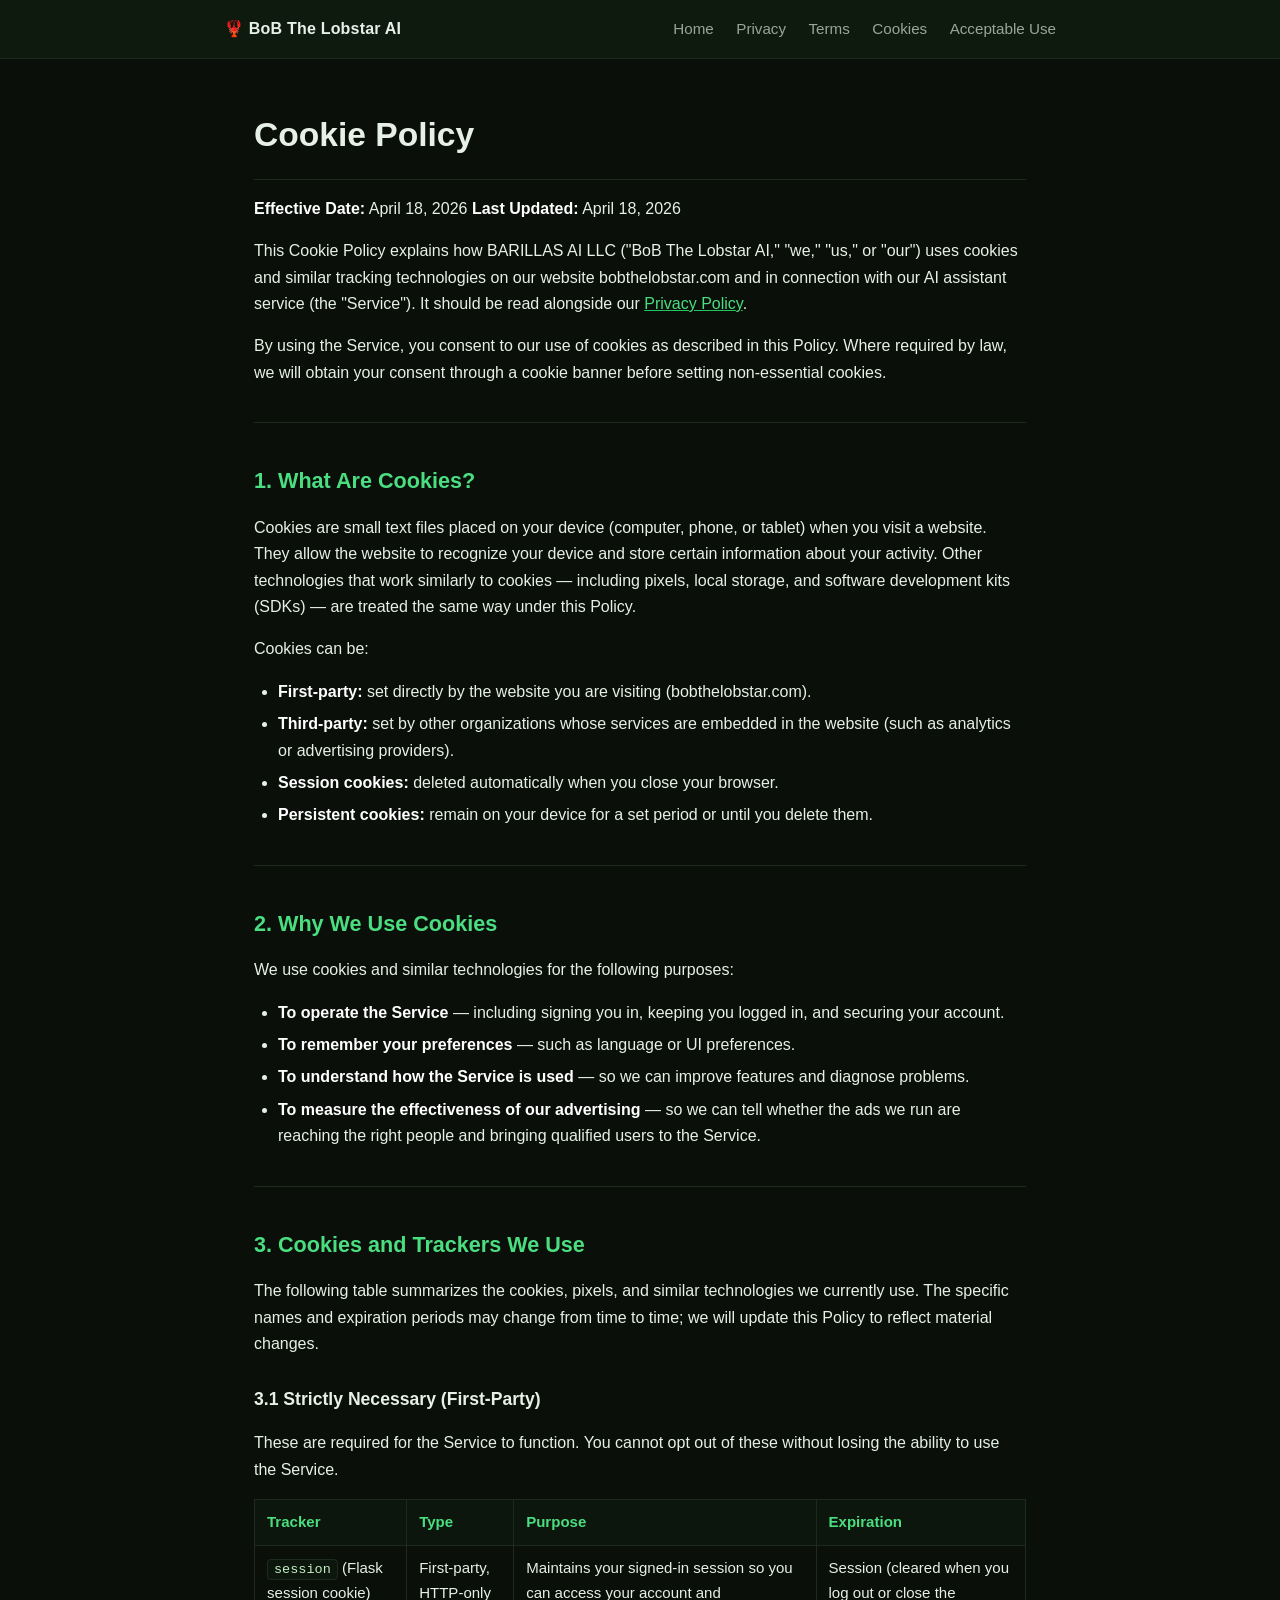
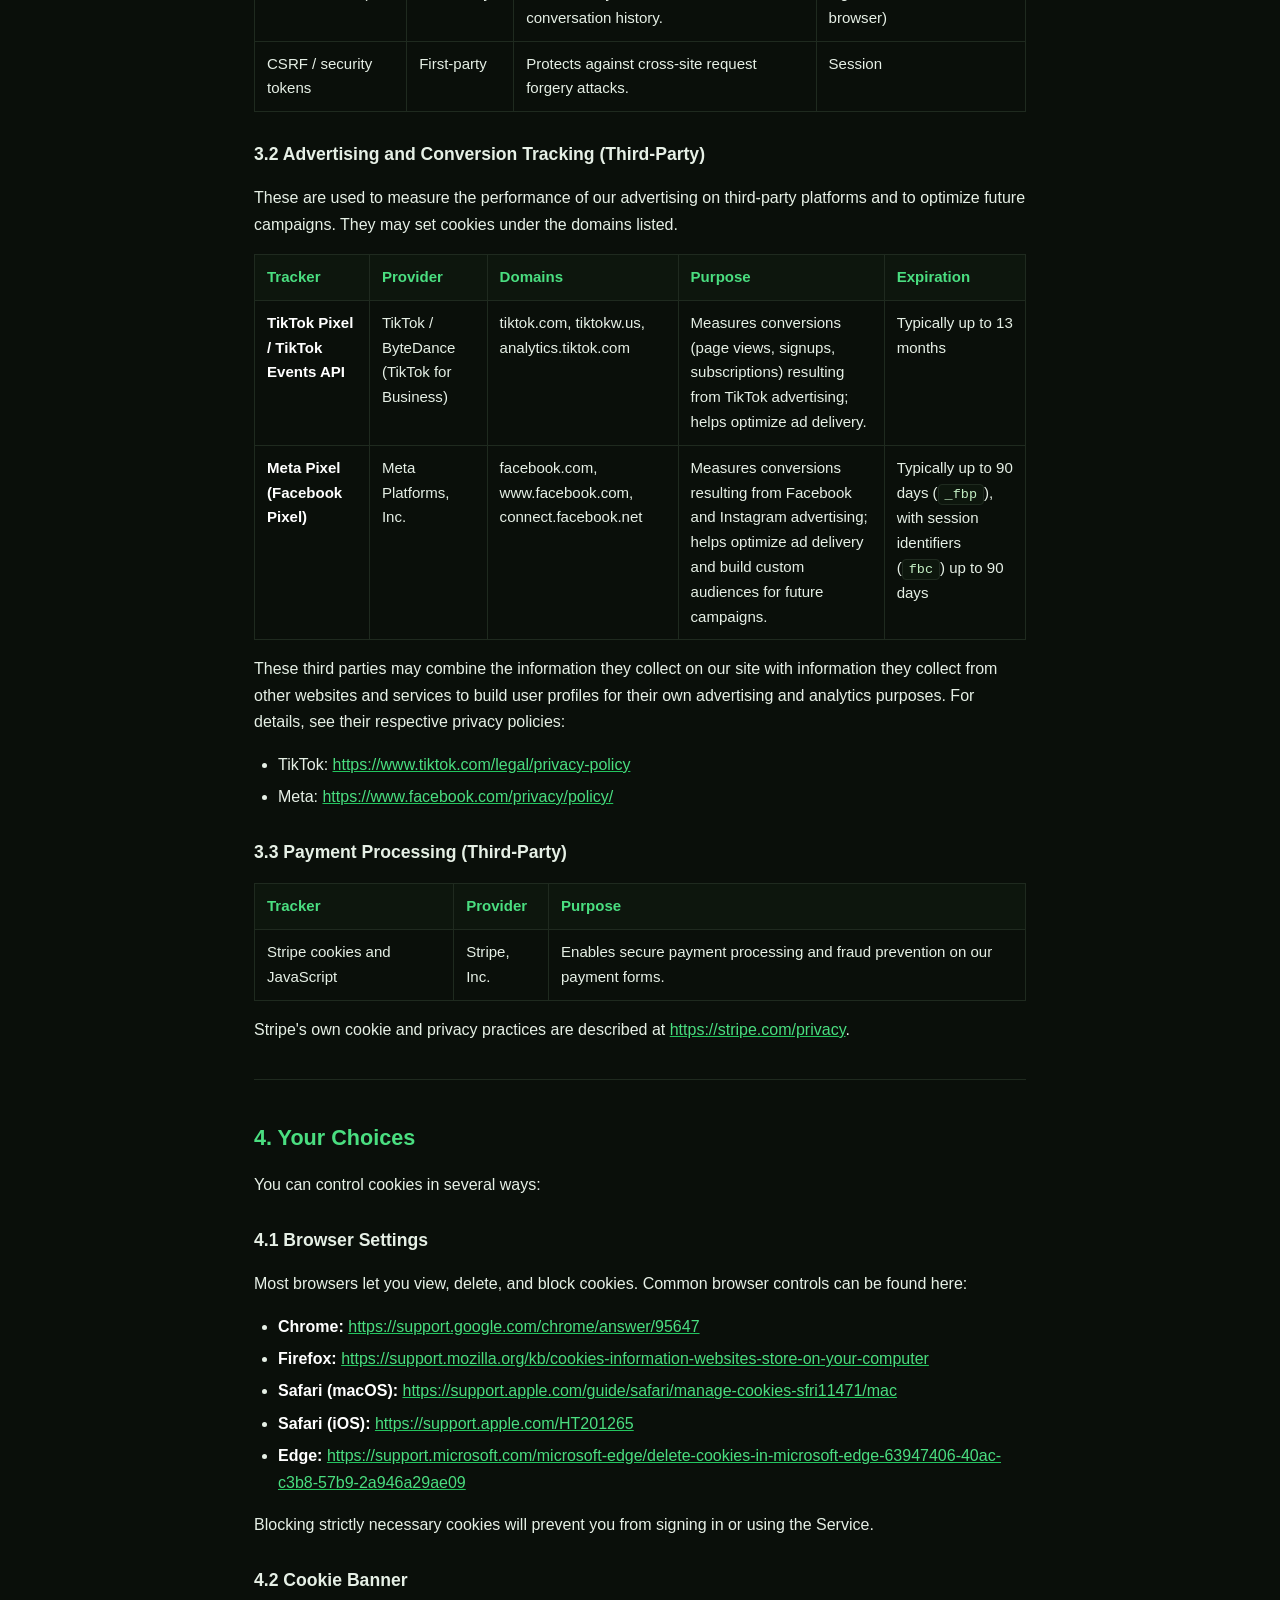
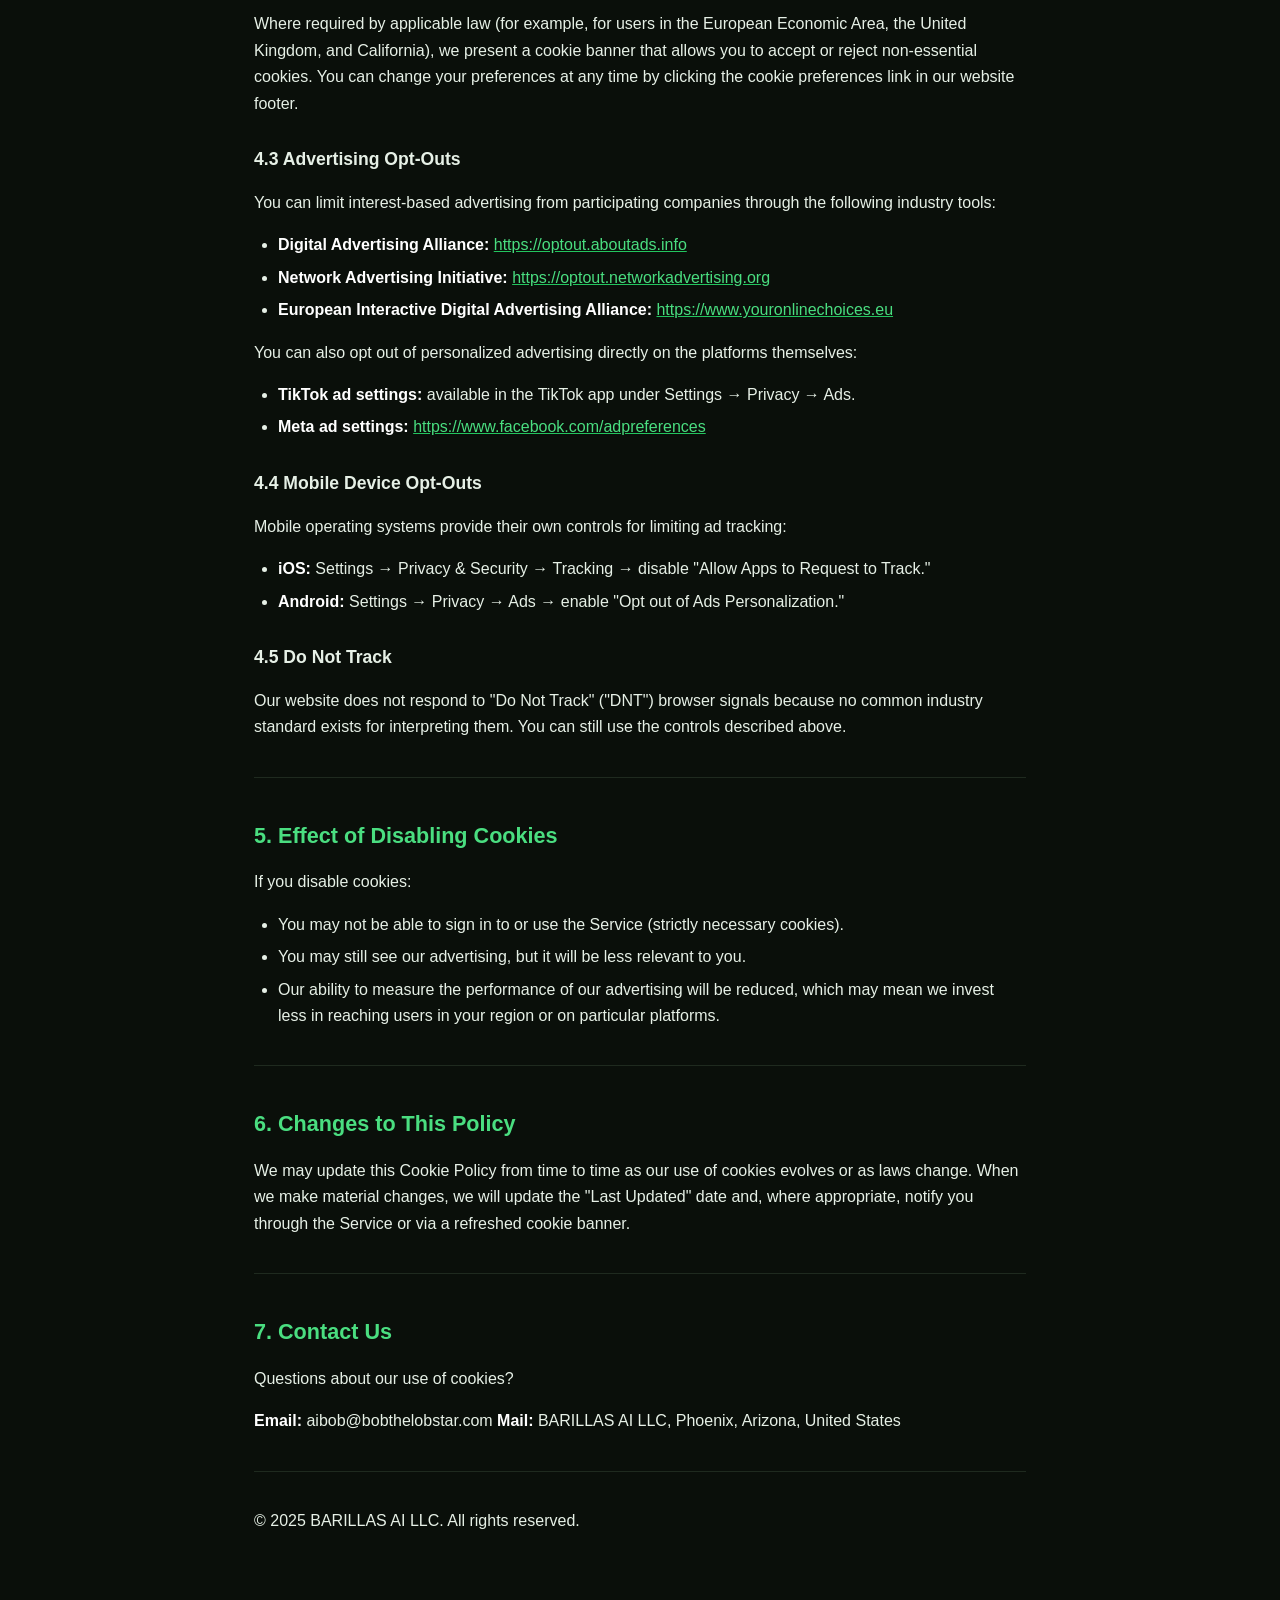
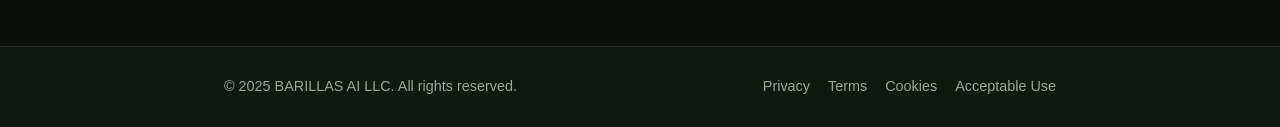
<file: cookies.html>
<!DOCTYPE html>
<html lang="en">
<head>
  <meta charset="utf-8">
  <meta name="viewport" content="width=device-width, initial-scale=1">
  <title>Cookie Policy — BoB The Lobstar AI</title>
  <meta name="description" content="Cookie Policy for BoB The Lobstar AI, operated by BARILLAS AI LLC.">
  <meta name="robots" content="index, follow">
  <link rel="canonical" href="https://bobthelobstar.com/cookies.html">
  <style>
:root {
  --bg: #0a0f0a;
  --panel: #0f1a0f;
  --text: #e6f0e6;
  --muted: #98a698;
  --accent: #4ade80;
  --accent-dim: #22c55e;
  --border: #1f2a1f;
  --code-bg: #0d160d;
}
* { box-sizing: border-box; }
html, body {
  margin: 0; padding: 0;
  background: var(--bg);
  color: var(--text);
  font-family: -apple-system, BlinkMacSystemFont, "Segoe UI", Roboto, Helvetica, Arial, sans-serif;
  font-size: 16px;
  line-height: 1.65;
  -webkit-font-smoothing: antialiased;
}
header.site {
  border-bottom: 1px solid var(--border);
  background: var(--panel);
}
header.site .inner {
  max-width: 880px;
  margin: 0 auto;
  padding: 16px 24px;
  display: flex;
  align-items: center;
  justify-content: space-between;
  gap: 16px;
  flex-wrap: wrap;
}
header.site a.brand {
  color: var(--text);
  text-decoration: none;
  font-weight: 700;
  letter-spacing: 0.2px;
}
header.site nav a {
  color: var(--muted);
  text-decoration: none;
  margin-left: 18px;
  font-size: 0.95rem;
}
header.site nav a:hover { color: var(--accent); }
main.doc {
  max-width: 820px;
  margin: 0 auto;
  padding: 48px 24px 96px;
}
main.doc h1 {
  font-size: 2.1rem;
  margin: 0 0 8px;
  color: var(--text);
  border-bottom: 1px solid var(--border);
  padding-bottom: 16px;
}
main.doc h2 {
  font-size: 1.35rem;
  margin: 40px 0 12px;
  color: var(--accent);
}
main.doc h3 {
  font-size: 1.1rem;
  margin: 28px 0 10px;
  color: var(--text);
}
main.doc p, main.doc li { color: var(--text); }
main.doc strong { color: #fff; }
main.doc a { color: var(--accent); text-decoration: underline; text-decoration-color: var(--accent-dim); }
main.doc a:hover { color: #86efac; }
main.doc ul, main.doc ol { padding-left: 24px; }
main.doc li { margin: 6px 0; }
main.doc hr {
  border: none;
  border-top: 1px solid var(--border);
  margin: 36px 0;
}
main.doc code {
  background: var(--code-bg);
  border: 1px solid var(--border);
  border-radius: 4px;
  padding: 2px 6px;
  font-size: 0.9em;
  color: #c4f0c4;
}
main.doc table {
  border-collapse: collapse;
  width: 100%;
  margin: 16px 0;
  font-size: 0.94rem;
}
main.doc th, main.doc td {
  border: 1px solid var(--border);
  padding: 10px 12px;
  text-align: left;
  vertical-align: top;
}
main.doc th { background: var(--code-bg); color: var(--accent); font-weight: 600; }
main.doc blockquote {
  border-left: 3px solid var(--accent-dim);
  padding: 4px 16px;
  color: var(--muted);
  margin: 16px 0;
  background: var(--code-bg);
}
footer.site {
  border-top: 1px solid var(--border);
  background: var(--panel);
  color: var(--muted);
  font-size: 0.9rem;
}
footer.site .inner {
  max-width: 880px;
  margin: 0 auto;
  padding: 28px 24px;
  display: flex;
  flex-wrap: wrap;
  justify-content: space-between;
  gap: 16px;
}
footer.site a { color: var(--muted); text-decoration: none; margin-left: 14px; }
footer.site a:hover { color: var(--accent); }
@media (max-width: 600px) {
  main.doc { padding: 32px 18px 64px; }
  main.doc h1 { font-size: 1.7rem; }
  header.site nav a { margin-left: 10px; font-size: 0.85rem; }
}
</style>
</head>
<body>
<header class="site">
  <div class="inner">
    <a class="brand" href="/">🦞 BoB The Lobstar AI</a>
    <nav>
      <a href="/">Home</a>
      <a href="/privacy.html">Privacy</a>
      <a href="/terms.html">Terms</a>
      <a href="/cookies.html">Cookies</a>
      <a href="/acceptable-use.html">Acceptable Use</a>
    </nav>
  </div>
</header>
<main class="doc">
<h1>Cookie Policy</h1>
<p><strong>Effective Date:</strong> April 18, 2026
<strong>Last Updated:</strong> April 18, 2026</p>
<p>This Cookie Policy explains how BARILLAS AI LLC ("BoB The Lobstar AI," "we," "us," or "our") uses cookies and similar tracking technologies on our website bobthelobstar.com and in connection with our AI assistant service (the "Service"). It should be read alongside our <a href="/privacy.html">Privacy Policy</a>.</p>
<p>By using the Service, you consent to our use of cookies as described in this Policy. Where required by law, we will obtain your consent through a cookie banner before setting non-essential cookies.</p>
<hr />
<h2>1. What Are Cookies?</h2>
<p>Cookies are small text files placed on your device (computer, phone, or tablet) when you visit a website. They allow the website to recognize your device and store certain information about your activity. Other technologies that work similarly to cookies — including pixels, local storage, and software development kits (SDKs) — are treated the same way under this Policy.</p>
<p>Cookies can be:</p>
<ul>
<li><strong>First-party:</strong> set directly by the website you are visiting (bobthelobstar.com).</li>
<li><strong>Third-party:</strong> set by other organizations whose services are embedded in the website (such as analytics or advertising providers).</li>
<li><strong>Session cookies:</strong> deleted automatically when you close your browser.</li>
<li><strong>Persistent cookies:</strong> remain on your device for a set period or until you delete them.</li>
</ul>
<hr />
<h2>2. Why We Use Cookies</h2>
<p>We use cookies and similar technologies for the following purposes:</p>
<ul>
<li><strong>To operate the Service</strong> — including signing you in, keeping you logged in, and securing your account.</li>
<li><strong>To remember your preferences</strong> — such as language or UI preferences.</li>
<li><strong>To understand how the Service is used</strong> — so we can improve features and diagnose problems.</li>
<li><strong>To measure the effectiveness of our advertising</strong> — so we can tell whether the ads we run are reaching the right people and bringing qualified users to the Service.</li>
</ul>
<hr />
<h2>3. Cookies and Trackers We Use</h2>
<p>The following table summarizes the cookies, pixels, and similar technologies we currently use. The specific names and expiration periods may change from time to time; we will update this Policy to reflect material changes.</p>
<h3>3.1 Strictly Necessary (First-Party)</h3>
<p>These are required for the Service to function. You cannot opt out of these without losing the ability to use the Service.</p>
<table>
<thead>
<tr>
<th>Tracker</th>
<th>Type</th>
<th>Purpose</th>
<th>Expiration</th>
</tr>
</thead>
<tbody>
<tr>
<td><code>session</code> (Flask session cookie)</td>
<td>First-party, HTTP-only</td>
<td>Maintains your signed-in session so you can access your account and conversation history.</td>
<td>Session (cleared when you log out or close the browser)</td>
</tr>
<tr>
<td>CSRF / security tokens</td>
<td>First-party</td>
<td>Protects against cross-site request forgery attacks.</td>
<td>Session</td>
</tr>
</tbody>
</table>
<h3>3.2 Advertising and Conversion Tracking (Third-Party)</h3>
<p>These are used to measure the performance of our advertising on third-party platforms and to optimize future campaigns. They may set cookies under the domains listed.</p>
<table>
<thead>
<tr>
<th>Tracker</th>
<th>Provider</th>
<th>Domains</th>
<th>Purpose</th>
<th>Expiration</th>
</tr>
</thead>
<tbody>
<tr>
<td><strong>TikTok Pixel / TikTok Events API</strong></td>
<td>TikTok / ByteDance (TikTok for Business)</td>
<td>tiktok.com, tiktokw.us, analytics.tiktok.com</td>
<td>Measures conversions (page views, signups, subscriptions) resulting from TikTok advertising; helps optimize ad delivery.</td>
<td>Typically up to 13 months</td>
</tr>
<tr>
<td><strong>Meta Pixel (Facebook Pixel)</strong></td>
<td>Meta Platforms, Inc.</td>
<td>facebook.com, www.facebook.com, connect.facebook.net</td>
<td>Measures conversions resulting from Facebook and Instagram advertising; helps optimize ad delivery and build custom audiences for future campaigns.</td>
<td>Typically up to 90 days (<code>_fbp</code>), with session identifiers (<code>fbc</code>) up to 90 days</td>
</tr>
</tbody>
</table>
<p>These third parties may combine the information they collect on our site with information they collect from other websites and services to build user profiles for their own advertising and analytics purposes. For details, see their respective privacy policies:</p>
<ul>
<li>TikTok: <a href="https://www.tiktok.com/legal/privacy-policy">https://www.tiktok.com/legal/privacy-policy</a></li>
<li>Meta: <a href="https://www.facebook.com/privacy/policy/">https://www.facebook.com/privacy/policy/</a></li>
</ul>
<h3>3.3 Payment Processing (Third-Party)</h3>
<table>
<thead>
<tr>
<th>Tracker</th>
<th>Provider</th>
<th>Purpose</th>
</tr>
</thead>
<tbody>
<tr>
<td>Stripe cookies and JavaScript</td>
<td>Stripe, Inc.</td>
<td>Enables secure payment processing and fraud prevention on our payment forms.</td>
</tr>
</tbody>
</table>
<p>Stripe's own cookie and privacy practices are described at <a href="https://stripe.com/privacy">https://stripe.com/privacy</a>.</p>
<hr />
<h2>4. Your Choices</h2>
<p>You can control cookies in several ways:</p>
<h3>4.1 Browser Settings</h3>
<p>Most browsers let you view, delete, and block cookies. Common browser controls can be found here:</p>
<ul>
<li><strong>Chrome:</strong> <a href="https://support.google.com/chrome/answer/95647">https://support.google.com/chrome/answer/95647</a></li>
<li><strong>Firefox:</strong> <a href="https://support.mozilla.org/kb/cookies-information-websites-store-on-your-computer">https://support.mozilla.org/kb/cookies-information-websites-store-on-your-computer</a></li>
<li><strong>Safari (macOS):</strong> <a href="https://support.apple.com/guide/safari/manage-cookies-sfri11471/mac">https://support.apple.com/guide/safari/manage-cookies-sfri11471/mac</a></li>
<li><strong>Safari (iOS):</strong> <a href="https://support.apple.com/HT201265">https://support.apple.com/HT201265</a></li>
<li><strong>Edge:</strong> <a href="https://support.microsoft.com/microsoft-edge/delete-cookies-in-microsoft-edge-63947406-40ac-c3b8-57b9-2a946a29ae09">https://support.microsoft.com/microsoft-edge/delete-cookies-in-microsoft-edge-63947406-40ac-c3b8-57b9-2a946a29ae09</a></li>
</ul>
<p>Blocking strictly necessary cookies will prevent you from signing in or using the Service.</p>
<h3>4.2 Cookie Banner</h3>
<p>Where required by applicable law (for example, for users in the European Economic Area, the United Kingdom, and California), we present a cookie banner that allows you to accept or reject non-essential cookies. You can change your preferences at any time by clicking the cookie preferences link in our website footer.</p>
<h3>4.3 Advertising Opt-Outs</h3>
<p>You can limit interest-based advertising from participating companies through the following industry tools:</p>
<ul>
<li><strong>Digital Advertising Alliance:</strong> <a href="https://optout.aboutads.info">https://optout.aboutads.info</a></li>
<li><strong>Network Advertising Initiative:</strong> <a href="https://optout.networkadvertising.org">https://optout.networkadvertising.org</a></li>
<li><strong>European Interactive Digital Advertising Alliance:</strong> <a href="https://www.youronlinechoices.eu">https://www.youronlinechoices.eu</a></li>
</ul>
<p>You can also opt out of personalized advertising directly on the platforms themselves:</p>
<ul>
<li><strong>TikTok ad settings:</strong> available in the TikTok app under Settings → Privacy → Ads.</li>
<li><strong>Meta ad settings:</strong> <a href="https://www.facebook.com/adpreferences">https://www.facebook.com/adpreferences</a></li>
</ul>
<h3>4.4 Mobile Device Opt-Outs</h3>
<p>Mobile operating systems provide their own controls for limiting ad tracking:</p>
<ul>
<li><strong>iOS:</strong> Settings → Privacy &amp; Security → Tracking → disable "Allow Apps to Request to Track."</li>
<li><strong>Android:</strong> Settings → Privacy → Ads → enable "Opt out of Ads Personalization."</li>
</ul>
<h3>4.5 Do Not Track</h3>
<p>Our website does not respond to "Do Not Track" ("DNT") browser signals because no common industry standard exists for interpreting them. You can still use the controls described above.</p>
<hr />
<h2>5. Effect of Disabling Cookies</h2>
<p>If you disable cookies:</p>
<ul>
<li>You may not be able to sign in to or use the Service (strictly necessary cookies).</li>
<li>You may still see our advertising, but it will be less relevant to you.</li>
<li>Our ability to measure the performance of our advertising will be reduced, which may mean we invest less in reaching users in your region or on particular platforms.</li>
</ul>
<hr />
<h2>6. Changes to This Policy</h2>
<p>We may update this Cookie Policy from time to time as our use of cookies evolves or as laws change. When we make material changes, we will update the "Last Updated" date and, where appropriate, notify you through the Service or via a refreshed cookie banner.</p>
<hr />
<h2>7. Contact Us</h2>
<p>Questions about our use of cookies?</p>
<p><strong>Email:</strong> aibob@bobthelobstar.com
<strong>Mail:</strong> BARILLAS AI LLC, Phoenix, Arizona, United States</p>
<hr />
<p>© 2025 BARILLAS AI LLC. All rights reserved.</p>
</main>
<footer class="site">
  <div class="inner">
    <div>&copy; 2025 BARILLAS AI LLC. All rights reserved.</div>
    <div>
      <a href="/privacy.html">Privacy</a>
      <a href="/terms.html">Terms</a>
      <a href="/cookies.html">Cookies</a>
      <a href="/acceptable-use.html">Acceptable Use</a>
    </div>
  </div>
</footer>
<script>!function(){try{var d=JSON.stringify({page:location.pathname,ref:document.referrer}),u="https://bob-call-pilot.onrender.com/track";if(navigator.sendBeacon){navigator.sendBeacon(u,d)}else{fetch(u,{method:"POST",headers:{"Content-Type":"text/plain"},body:d,keepalive:!0}).catch(function(){})}catch(e){}}();</script>
</body>
</html>
</file>
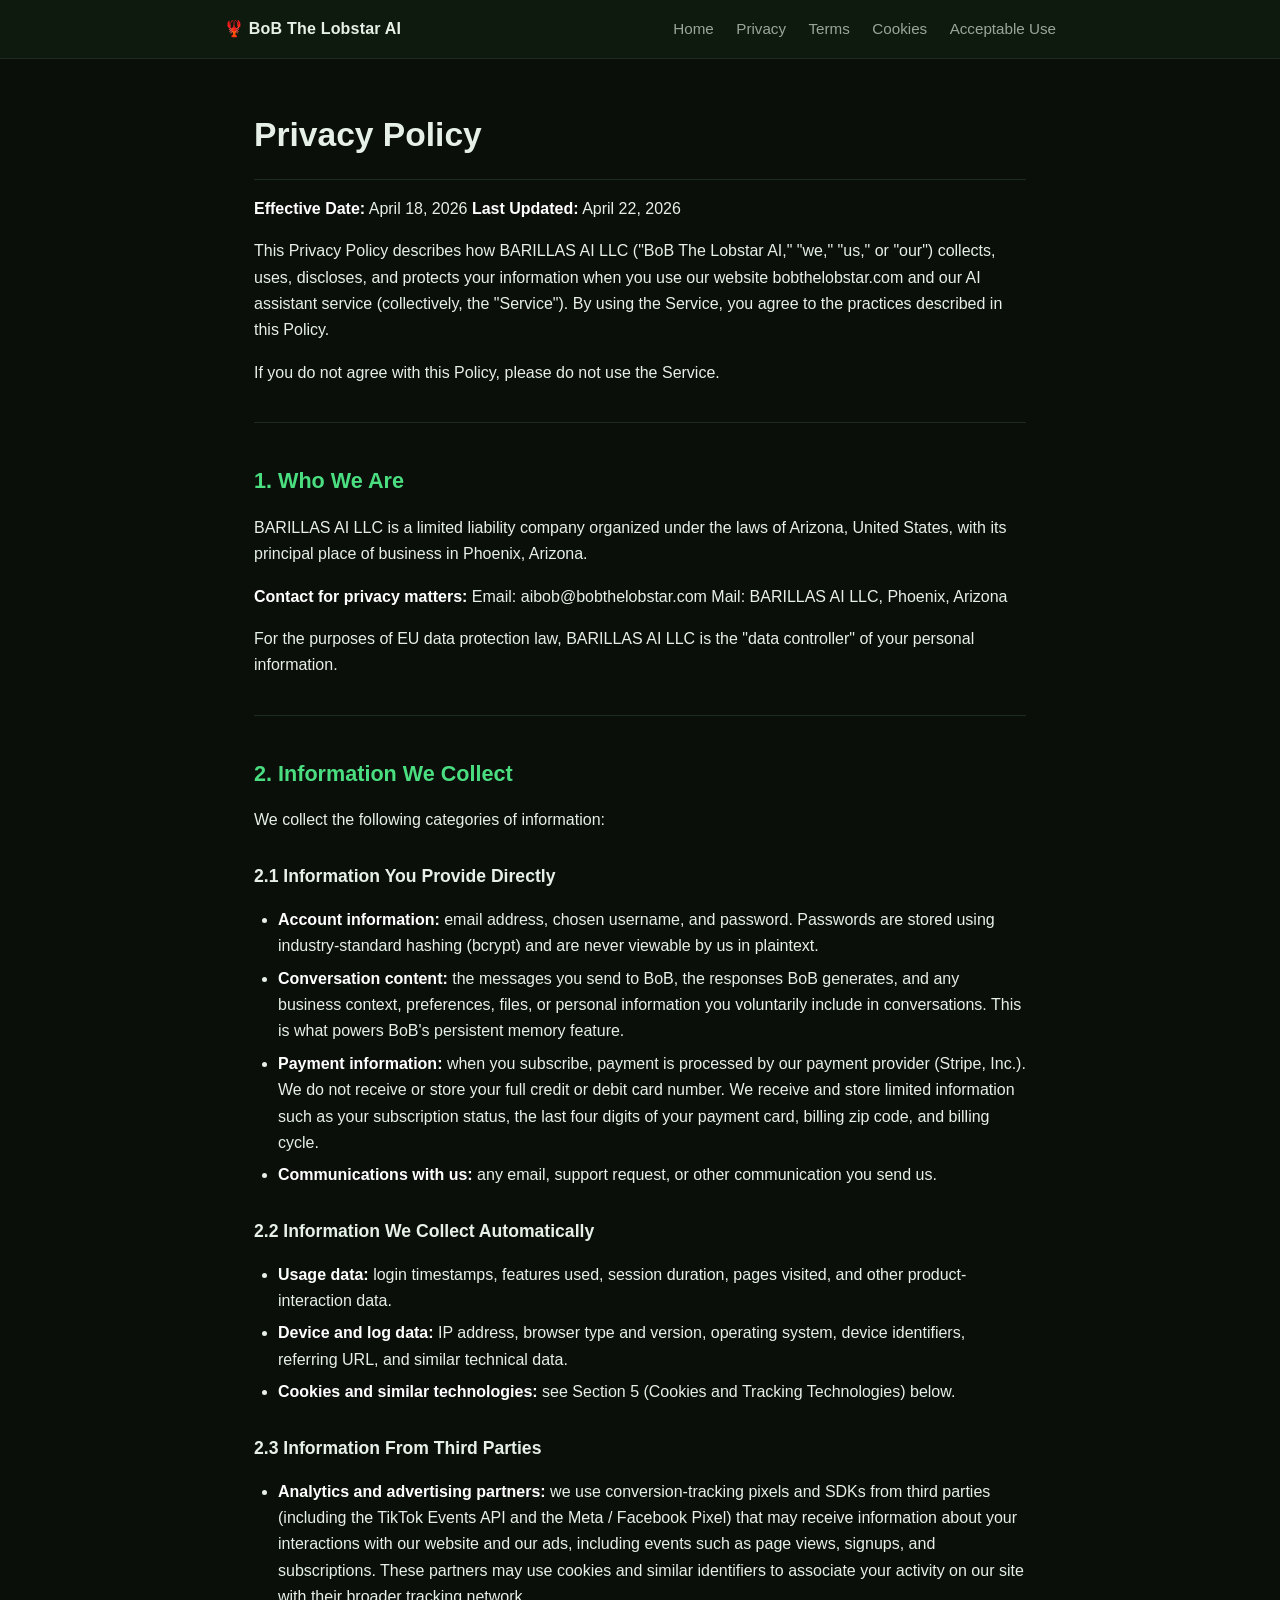
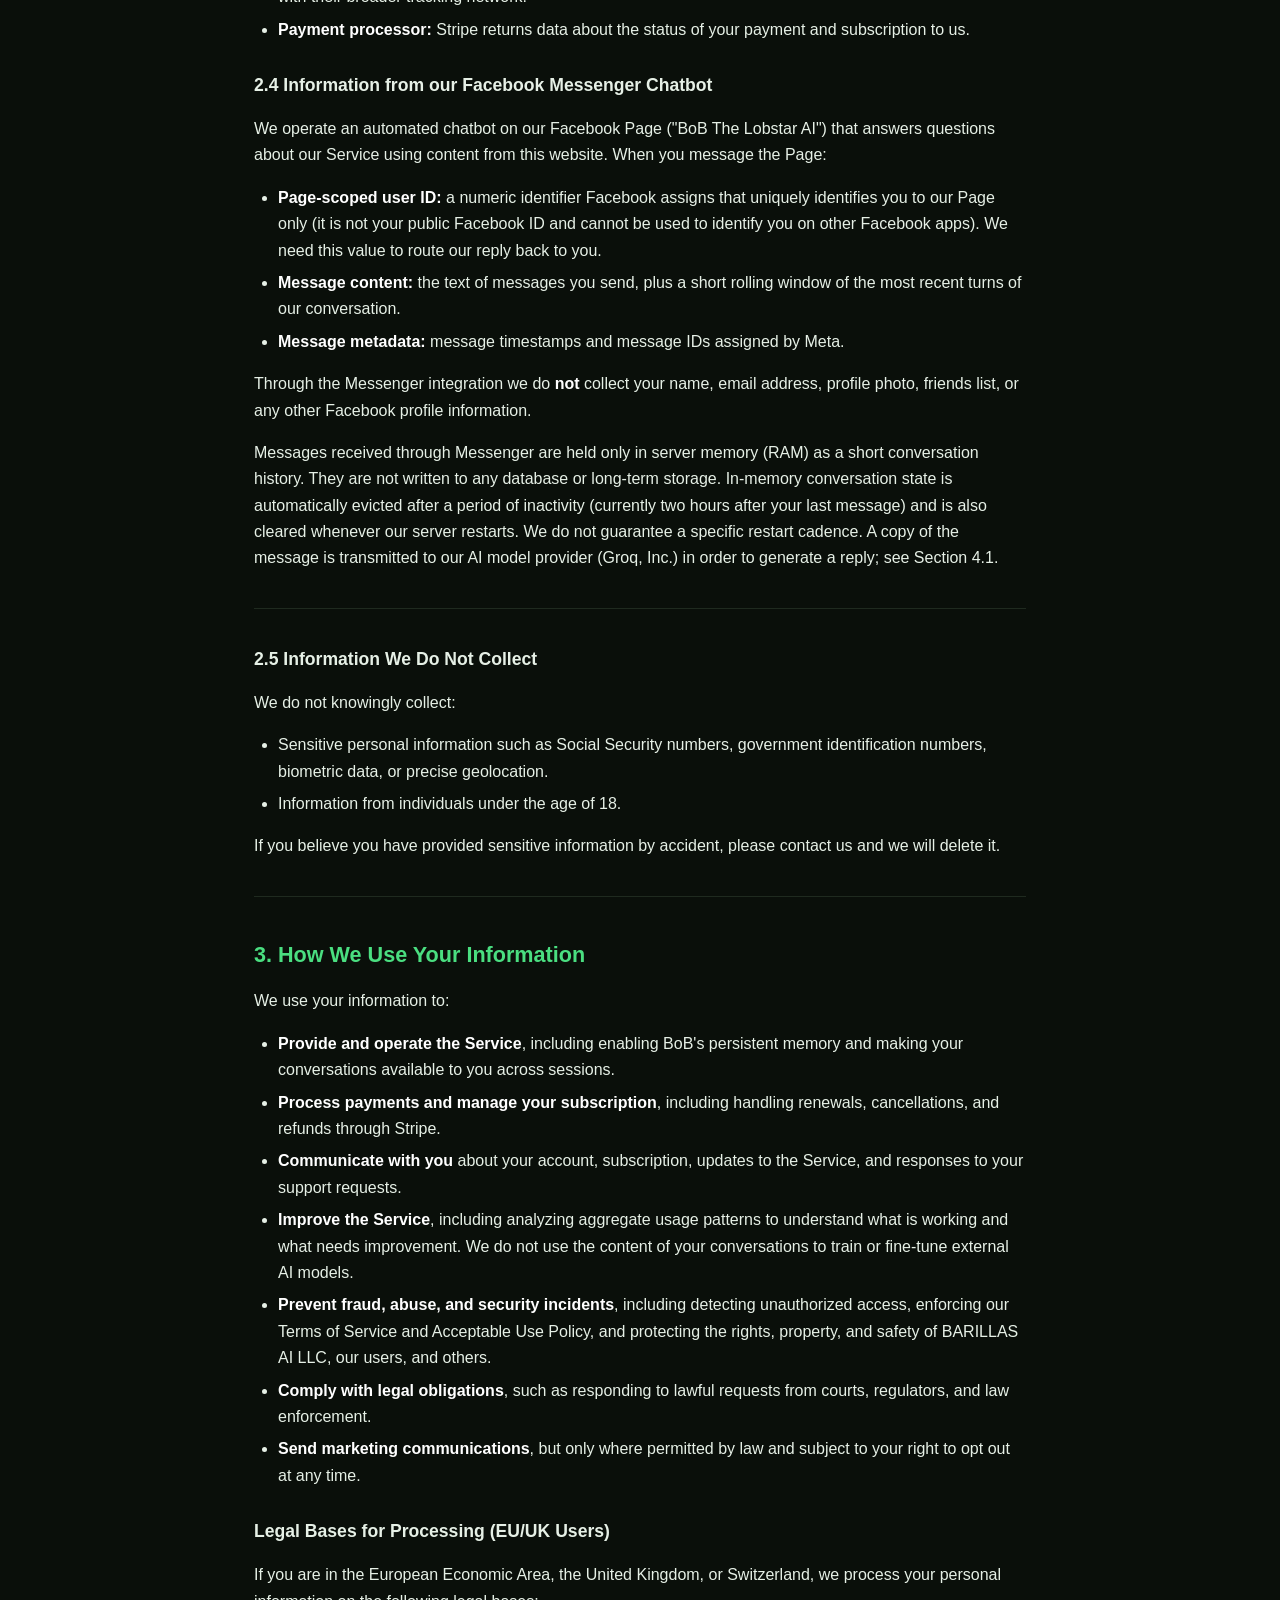
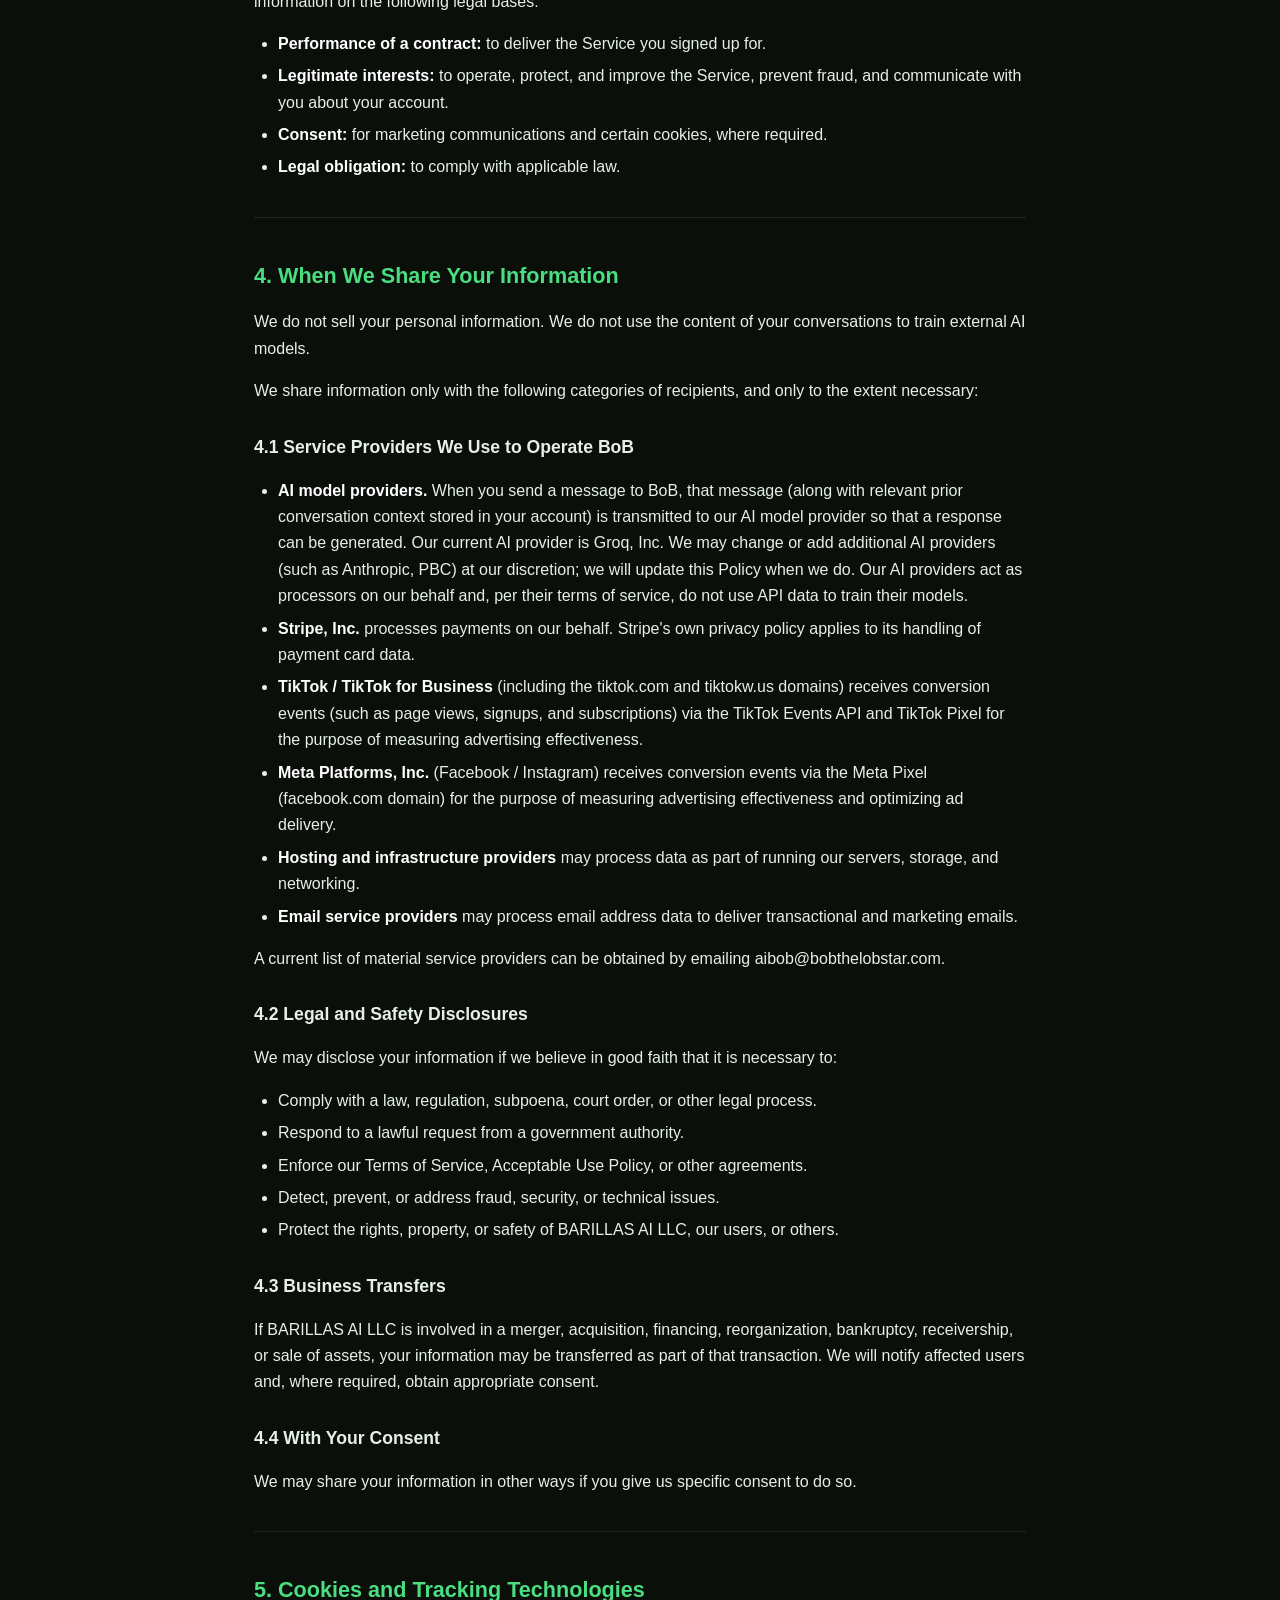
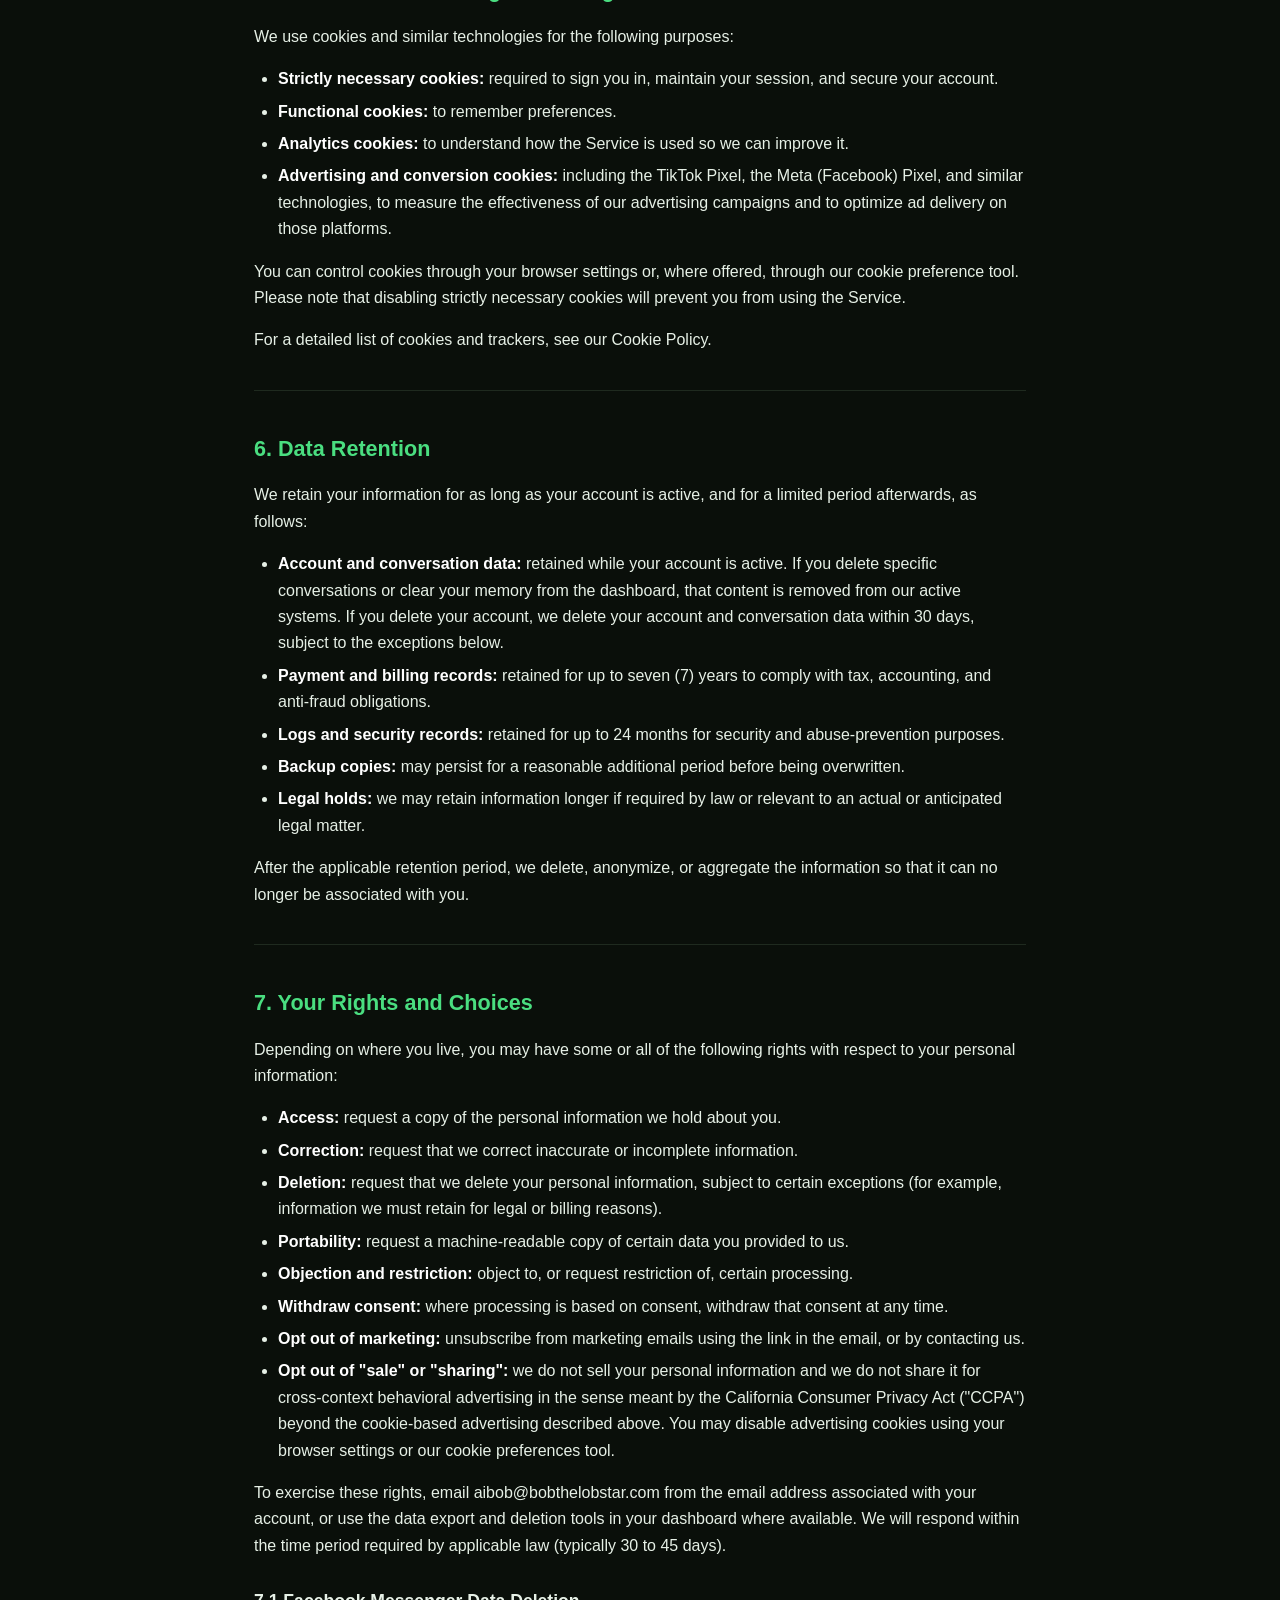
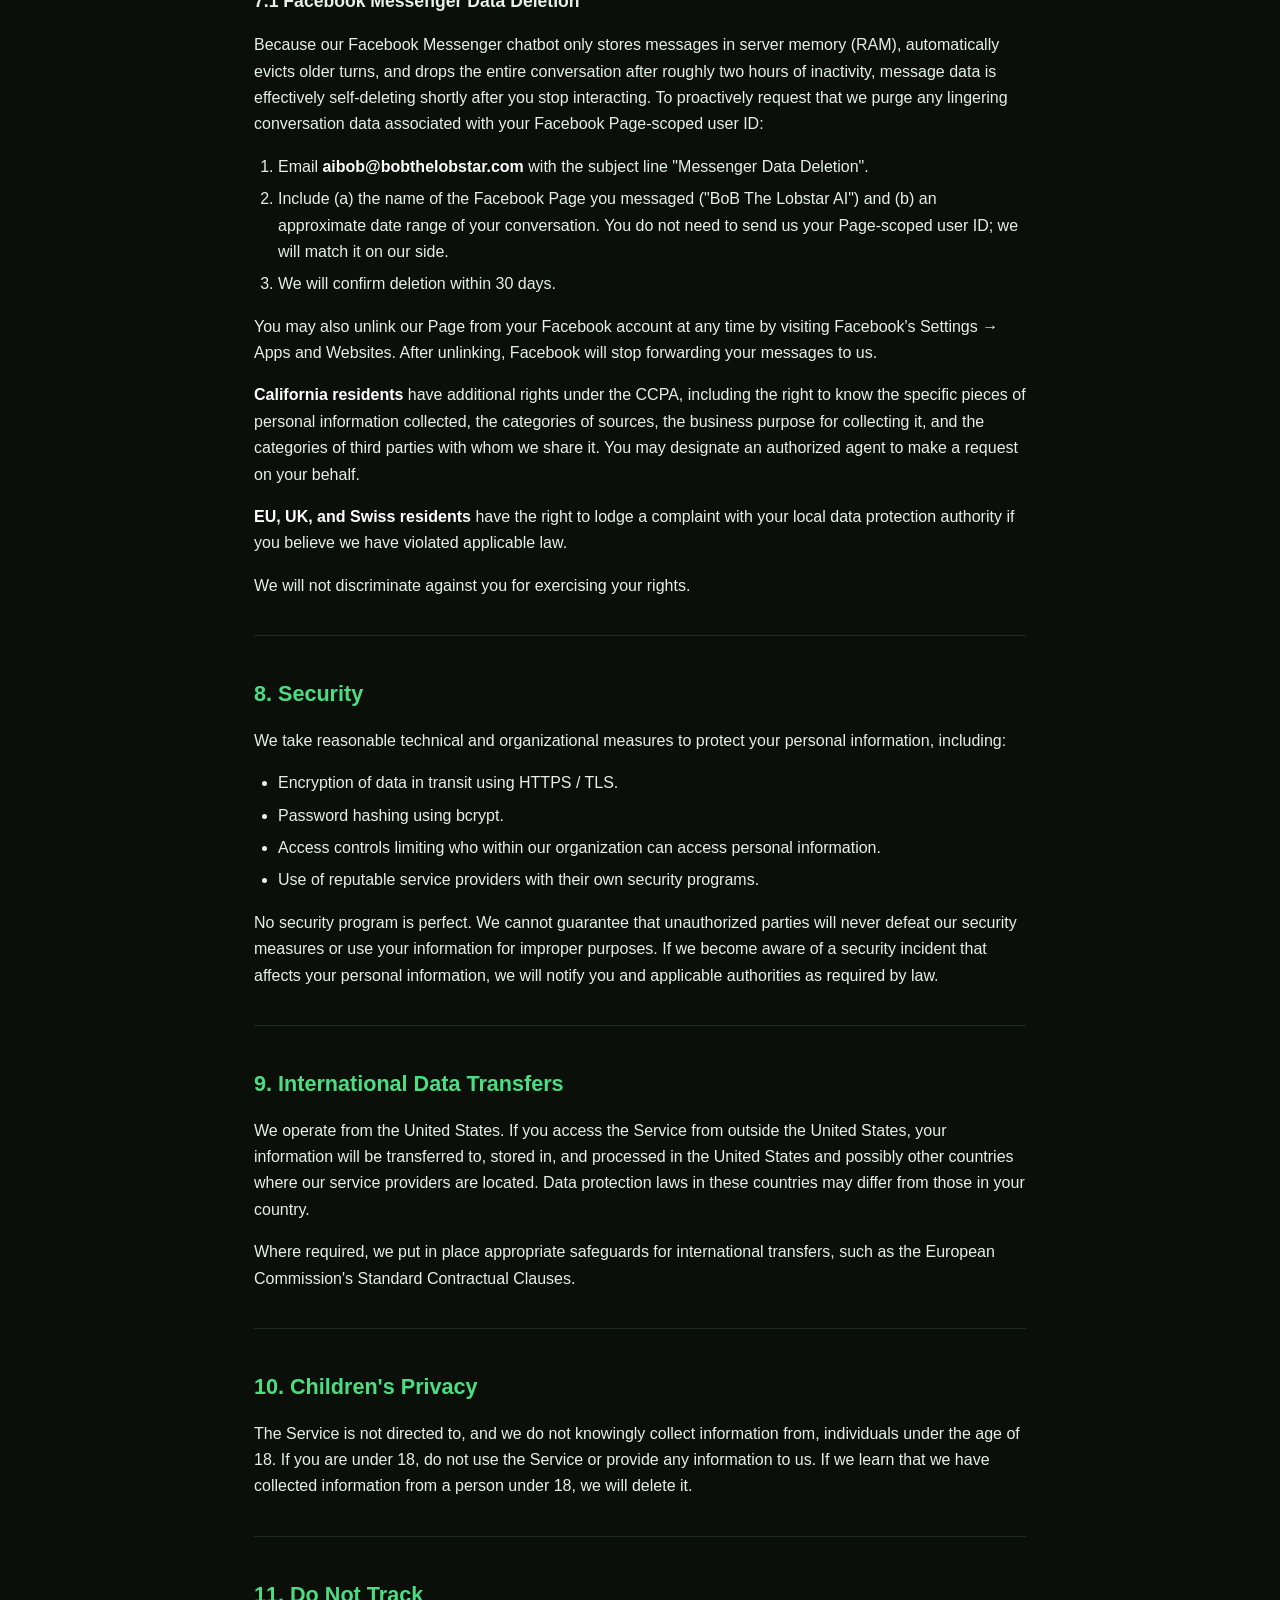
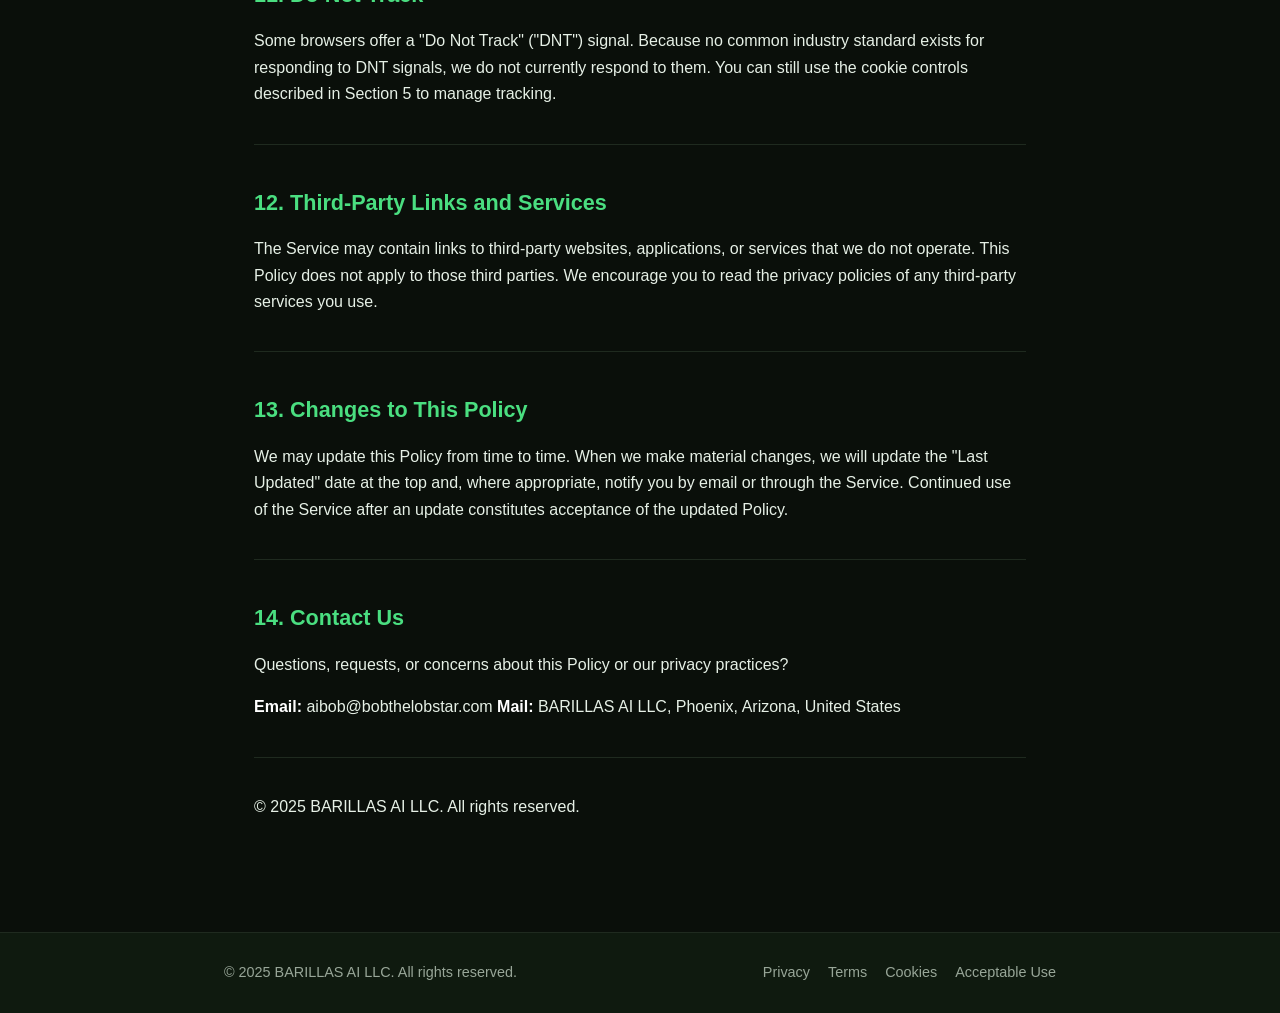
<file: privacy.html>
<!DOCTYPE html>
<html lang="en">
<head>
  <meta charset="utf-8">
  <meta name="viewport" content="width=device-width, initial-scale=1">
  <title>Privacy Policy — BoB The Lobstar AI</title>
  <meta name="description" content="Privacy Policy for BoB The Lobstar AI, operated by BARILLAS AI LLC.">
  <meta name="robots" content="index, follow">
  <link rel="canonical" href="https://bobthelobstar.com/privacy.html">
  <style>
:root {
  --bg: #0a0f0a;
  --panel: #0f1a0f;
  --text: #e6f0e6;
  --muted: #98a698;
  --accent: #4ade80;
  --accent-dim: #22c55e;
  --border: #1f2a1f;
  --code-bg: #0d160d;
}
* { box-sizing: border-box; }
html, body {
  margin: 0; padding: 0;
  background: var(--bg);
  color: var(--text);
  font-family: -apple-system, BlinkMacSystemFont, "Segoe UI", Roboto, Helvetica, Arial, sans-serif;
  font-size: 16px;
  line-height: 1.65;
  -webkit-font-smoothing: antialiased;
}
header.site {
  border-bottom: 1px solid var(--border);
  background: var(--panel);
}
header.site .inner {
  max-width: 880px;
  margin: 0 auto;
  padding: 16px 24px;
  display: flex;
  align-items: center;
  justify-content: space-between;
  gap: 16px;
  flex-wrap: wrap;
}
header.site a.brand {
  color: var(--text);
  text-decoration: none;
  font-weight: 700;
  letter-spacing: 0.2px;
}
header.site nav a {
  color: var(--muted);
  text-decoration: none;
  margin-left: 18px;
  font-size: 0.95rem;
}
header.site nav a:hover { color: var(--accent); }
main.doc {
  max-width: 820px;
  margin: 0 auto;
  padding: 48px 24px 96px;
}
main.doc h1 {
  font-size: 2.1rem;
  margin: 0 0 8px;
  color: var(--text);
  border-bottom: 1px solid var(--border);
  padding-bottom: 16px;
}
main.doc h2 {
  font-size: 1.35rem;
  margin: 40px 0 12px;
  color: var(--accent);
}
main.doc h3 {
  font-size: 1.1rem;
  margin: 28px 0 10px;
  color: var(--text);
}
main.doc p, main.doc li { color: var(--text); }
main.doc strong { color: #fff; }
main.doc a { color: var(--accent); text-decoration: underline; text-decoration-color: var(--accent-dim); }
main.doc a:hover { color: #86efac; }
main.doc ul, main.doc ol { padding-left: 24px; }
main.doc li { margin: 6px 0; }
main.doc hr {
  border: none;
  border-top: 1px solid var(--border);
  margin: 36px 0;
}
main.doc code {
  background: var(--code-bg);
  border: 1px solid var(--border);
  border-radius: 4px;
  padding: 2px 6px;
  font-size: 0.9em;
  color: #c4f0c4;
}
main.doc table {
  border-collapse: collapse;
  width: 100%;
  margin: 16px 0;
  font-size: 0.94rem;
}
main.doc th, main.doc td {
  border: 1px solid var(--border);
  padding: 10px 12px;
  text-align: left;
  vertical-align: top;
}
main.doc th { background: var(--code-bg); color: var(--accent); font-weight: 600; }
main.doc blockquote {
  border-left: 3px solid var(--accent-dim);
  padding: 4px 16px;
  color: var(--muted);
  margin: 16px 0;
  background: var(--code-bg);
}
footer.site {
  border-top: 1px solid var(--border);
  background: var(--panel);
  color: var(--muted);
  font-size: 0.9rem;
}
footer.site .inner {
  max-width: 880px;
  margin: 0 auto;
  padding: 28px 24px;
  display: flex;
  flex-wrap: wrap;
  justify-content: space-between;
  gap: 16px;
}
footer.site a { color: var(--muted); text-decoration: none; margin-left: 14px; }
footer.site a:hover { color: var(--accent); }
@media (max-width: 600px) {
  main.doc { padding: 32px 18px 64px; }
  main.doc h1 { font-size: 1.7rem; }
  header.site nav a { margin-left: 10px; font-size: 0.85rem; }
}
</style>
</head>
<body>
<header class="site">
  <div class="inner">
    <a class="brand" href="/">🦞 BoB The Lobstar AI</a>
    <nav>
      <a href="/">Home</a>
      <a href="/privacy.html">Privacy</a>
      <a href="/terms.html">Terms</a>
      <a href="/cookies.html">Cookies</a>
      <a href="/acceptable-use.html">Acceptable Use</a>
    </nav>
  </div>
</header>
<main class="doc">
<h1>Privacy Policy</h1>
<p><strong>Effective Date:</strong> April 18, 2026
<strong>Last Updated:</strong> April 22, 2026</p>
<p>This Privacy Policy describes how BARILLAS AI LLC ("BoB The Lobstar AI," "we," "us," or "our") collects, uses, discloses, and protects your information when you use our website bobthelobstar.com and our AI assistant service (collectively, the "Service"). By using the Service, you agree to the practices described in this Policy.</p>
<p>If you do not agree with this Policy, please do not use the Service.</p>
<hr />
<h2>1. Who We Are</h2>
<p>BARILLAS AI LLC is a limited liability company organized under the laws of Arizona, United States, with its principal place of business in Phoenix, Arizona.</p>
<p><strong>Contact for privacy matters:</strong>
Email: aibob@bobthelobstar.com
Mail: BARILLAS AI LLC, Phoenix, Arizona</p>
<p>For the purposes of EU data protection law, BARILLAS AI LLC is the "data controller" of your personal information.</p>
<hr />
<h2>2. Information We Collect</h2>
<p>We collect the following categories of information:</p>
<h3>2.1 Information You Provide Directly</h3>
<ul>
<li><strong>Account information:</strong> email address, chosen username, and password. Passwords are stored using industry-standard hashing (bcrypt) and are never viewable by us in plaintext.</li>
<li><strong>Conversation content:</strong> the messages you send to BoB, the responses BoB generates, and any business context, preferences, files, or personal information you voluntarily include in conversations. This is what powers BoB's persistent memory feature.</li>
<li><strong>Payment information:</strong> when you subscribe, payment is processed by our payment provider (Stripe, Inc.). We do not receive or store your full credit or debit card number. We receive and store limited information such as your subscription status, the last four digits of your payment card, billing zip code, and billing cycle.</li>
<li><strong>Communications with us:</strong> any email, support request, or other communication you send us.</li>
</ul>
<h3>2.2 Information We Collect Automatically</h3>
<ul>
<li><strong>Usage data:</strong> login timestamps, features used, session duration, pages visited, and other product-interaction data.</li>
<li><strong>Device and log data:</strong> IP address, browser type and version, operating system, device identifiers, referring URL, and similar technical data.</li>
<li><strong>Cookies and similar technologies:</strong> see Section 5 (Cookies and Tracking Technologies) below.</li>
</ul>
<h3>2.3 Information From Third Parties</h3>
<ul>
<li><strong>Analytics and advertising partners:</strong> we use conversion-tracking pixels and SDKs from third parties (including the TikTok Events API and the Meta / Facebook Pixel) that may receive information about your interactions with our website and our ads, including events such as page views, signups, and subscriptions. These partners may use cookies and similar identifiers to associate your activity on our site with their broader tracking network.</li>
<li><strong>Payment processor:</strong> Stripe returns data about the status of your payment and subscription to us.</li>
</ul>
<h3>2.4 Information from our Facebook Messenger Chatbot</h3>
<p>We operate an automated chatbot on our Facebook Page ("BoB The Lobstar AI") that answers questions about our Service using content from this website. When you message the Page:</p>
<ul>
<li><strong>Page-scoped user ID:</strong> a numeric identifier Facebook assigns that uniquely identifies you to our Page only (it is not your public Facebook ID and cannot be used to identify you on other Facebook apps). We need this value to route our reply back to you.</li>
<li><strong>Message content:</strong> the text of messages you send, plus a short rolling window of the most recent turns of our conversation.</li>
<li><strong>Message metadata:</strong> message timestamps and message IDs assigned by Meta.</li>
</ul>
<p>Through the Messenger integration we do <strong>not</strong> collect your name, email address, profile photo, friends list, or any other Facebook profile information.</p>
<p>Messages received through Messenger are held only in server memory (RAM) as a short conversation history. They are not written to any database or long-term storage. In-memory conversation state is automatically evicted after a period of inactivity (currently two hours after your last message) and is also cleared whenever our server restarts. We do not guarantee a specific restart cadence. A copy of the message is transmitted to our AI model provider (Groq, Inc.) in order to generate a reply; see Section 4.1.</p>
<hr />
<h3>2.5 Information We Do Not Collect</h3>
<p>We do not knowingly collect:</p>
<ul>
<li>Sensitive personal information such as Social Security numbers, government identification numbers, biometric data, or precise geolocation.</li>
<li>Information from individuals under the age of 18.</li>
</ul>
<p>If you believe you have provided sensitive information by accident, please contact us and we will delete it.</p>
<hr />
<h2>3. How We Use Your Information</h2>
<p>We use your information to:</p>
<ul>
<li><strong>Provide and operate the Service</strong>, including enabling BoB's persistent memory and making your conversations available to you across sessions.</li>
<li><strong>Process payments and manage your subscription</strong>, including handling renewals, cancellations, and refunds through Stripe.</li>
<li><strong>Communicate with you</strong> about your account, subscription, updates to the Service, and responses to your support requests.</li>
<li><strong>Improve the Service</strong>, including analyzing aggregate usage patterns to understand what is working and what needs improvement. We do not use the content of your conversations to train or fine-tune external AI models.</li>
<li><strong>Prevent fraud, abuse, and security incidents</strong>, including detecting unauthorized access, enforcing our Terms of Service and Acceptable Use Policy, and protecting the rights, property, and safety of BARILLAS AI LLC, our users, and others.</li>
<li><strong>Comply with legal obligations</strong>, such as responding to lawful requests from courts, regulators, and law enforcement.</li>
<li><strong>Send marketing communications</strong>, but only where permitted by law and subject to your right to opt out at any time.</li>
</ul>
<h3>Legal Bases for Processing (EU/UK Users)</h3>
<p>If you are in the European Economic Area, the United Kingdom, or Switzerland, we process your personal information on the following legal bases:</p>
<ul>
<li><strong>Performance of a contract:</strong> to deliver the Service you signed up for.</li>
<li><strong>Legitimate interests:</strong> to operate, protect, and improve the Service, prevent fraud, and communicate with you about your account.</li>
<li><strong>Consent:</strong> for marketing communications and certain cookies, where required.</li>
<li><strong>Legal obligation:</strong> to comply with applicable law.</li>
</ul>
<hr />
<h2>4. When We Share Your Information</h2>
<p>We do not sell your personal information. We do not use the content of your conversations to train external AI models.</p>
<p>We share information only with the following categories of recipients, and only to the extent necessary:</p>
<h3>4.1 Service Providers We Use to Operate BoB</h3>
<ul>
<li><strong>AI model providers.</strong> When you send a message to BoB, that message (along with relevant prior conversation context stored in your account) is transmitted to our AI model provider so that a response can be generated. Our current AI provider is Groq, Inc. We may change or add additional AI providers (such as Anthropic, PBC) at our discretion; we will update this Policy when we do. Our AI providers act as processors on our behalf and, per their terms of service, do not use API data to train their models.</li>
<li><strong>Stripe, Inc.</strong> processes payments on our behalf. Stripe's own privacy policy applies to its handling of payment card data.</li>
<li><strong>TikTok / TikTok for Business</strong> (including the tiktok.com and tiktokw.us domains) receives conversion events (such as page views, signups, and subscriptions) via the TikTok Events API and TikTok Pixel for the purpose of measuring advertising effectiveness.</li>
<li><strong>Meta Platforms, Inc.</strong> (Facebook / Instagram) receives conversion events via the Meta Pixel (facebook.com domain) for the purpose of measuring advertising effectiveness and optimizing ad delivery.</li>
<li><strong>Hosting and infrastructure providers</strong> may process data as part of running our servers, storage, and networking.</li>
<li><strong>Email service providers</strong> may process email address data to deliver transactional and marketing emails.</li>
</ul>
<p>A current list of material service providers can be obtained by emailing aibob@bobthelobstar.com.</p>
<h3>4.2 Legal and Safety Disclosures</h3>
<p>We may disclose your information if we believe in good faith that it is necessary to:</p>
<ul>
<li>Comply with a law, regulation, subpoena, court order, or other legal process.</li>
<li>Respond to a lawful request from a government authority.</li>
<li>Enforce our Terms of Service, Acceptable Use Policy, or other agreements.</li>
<li>Detect, prevent, or address fraud, security, or technical issues.</li>
<li>Protect the rights, property, or safety of BARILLAS AI LLC, our users, or others.</li>
</ul>
<h3>4.3 Business Transfers</h3>
<p>If BARILLAS AI LLC is involved in a merger, acquisition, financing, reorganization, bankruptcy, receivership, or sale of assets, your information may be transferred as part of that transaction. We will notify affected users and, where required, obtain appropriate consent.</p>
<h3>4.4 With Your Consent</h3>
<p>We may share your information in other ways if you give us specific consent to do so.</p>
<hr />
<h2>5. Cookies and Tracking Technologies</h2>
<p>We use cookies and similar technologies for the following purposes:</p>
<ul>
<li><strong>Strictly necessary cookies:</strong> required to sign you in, maintain your session, and secure your account.</li>
<li><strong>Functional cookies:</strong> to remember preferences.</li>
<li><strong>Analytics cookies:</strong> to understand how the Service is used so we can improve it.</li>
<li><strong>Advertising and conversion cookies:</strong> including the TikTok Pixel, the Meta (Facebook) Pixel, and similar technologies, to measure the effectiveness of our advertising campaigns and to optimize ad delivery on those platforms.</li>
</ul>
<p>You can control cookies through your browser settings or, where offered, through our cookie preference tool. Please note that disabling strictly necessary cookies will prevent you from using the Service.</p>
<p>For a detailed list of cookies and trackers, see our Cookie Policy.</p>
<hr />
<h2>6. Data Retention</h2>
<p>We retain your information for as long as your account is active, and for a limited period afterwards, as follows:</p>
<ul>
<li><strong>Account and conversation data:</strong> retained while your account is active. If you delete specific conversations or clear your memory from the dashboard, that content is removed from our active systems. If you delete your account, we delete your account and conversation data within 30 days, subject to the exceptions below.</li>
<li><strong>Payment and billing records:</strong> retained for up to seven (7) years to comply with tax, accounting, and anti-fraud obligations.</li>
<li><strong>Logs and security records:</strong> retained for up to 24 months for security and abuse-prevention purposes.</li>
<li><strong>Backup copies:</strong> may persist for a reasonable additional period before being overwritten.</li>
<li><strong>Legal holds:</strong> we may retain information longer if required by law or relevant to an actual or anticipated legal matter.</li>
</ul>
<p>After the applicable retention period, we delete, anonymize, or aggregate the information so that it can no longer be associated with you.</p>
<hr />
<h2>7. Your Rights and Choices</h2>
<p>Depending on where you live, you may have some or all of the following rights with respect to your personal information:</p>
<ul>
<li><strong>Access:</strong> request a copy of the personal information we hold about you.</li>
<li><strong>Correction:</strong> request that we correct inaccurate or incomplete information.</li>
<li><strong>Deletion:</strong> request that we delete your personal information, subject to certain exceptions (for example, information we must retain for legal or billing reasons).</li>
<li><strong>Portability:</strong> request a machine-readable copy of certain data you provided to us.</li>
<li><strong>Objection and restriction:</strong> object to, or request restriction of, certain processing.</li>
<li><strong>Withdraw consent:</strong> where processing is based on consent, withdraw that consent at any time.</li>
<li><strong>Opt out of marketing:</strong> unsubscribe from marketing emails using the link in the email, or by contacting us.</li>
<li><strong>Opt out of "sale" or "sharing":</strong> we do not sell your personal information and we do not share it for cross-context behavioral advertising in the sense meant by the California Consumer Privacy Act ("CCPA") beyond the cookie-based advertising described above. You may disable advertising cookies using your browser settings or our cookie preferences tool.</li>
</ul>
<p>To exercise these rights, email aibob@bobthelobstar.com from the email address associated with your account, or use the data export and deletion tools in your dashboard where available. We will respond within the time period required by applicable law (typically 30 to 45 days).</p>
<h3 id="messenger-deletion">7.1 Facebook Messenger Data Deletion</h3>
<p>Because our Facebook Messenger chatbot only stores messages in server memory (RAM), automatically evicts older turns, and drops the entire conversation after roughly two hours of inactivity, message data is effectively self-deleting shortly after you stop interacting. To proactively request that we purge any lingering conversation data associated with your Facebook Page-scoped user ID:</p>
<ol>
<li>Email <strong>aibob@bobthelobstar.com</strong> with the subject line "Messenger Data Deletion".</li>
<li>Include (a) the name of the Facebook Page you messaged ("BoB The Lobstar AI") and (b) an approximate date range of your conversation. You do not need to send us your Page-scoped user ID; we will match it on our side.</li>
<li>We will confirm deletion within 30 days.</li>
</ol>
<p>You may also unlink our Page from your Facebook account at any time by visiting Facebook's Settings &rarr; Apps and Websites. After unlinking, Facebook will stop forwarding your messages to us.</p>
<p><strong>California residents</strong> have additional rights under the CCPA, including the right to know the specific pieces of personal information collected, the categories of sources, the business purpose for collecting it, and the categories of third parties with whom we share it. You may designate an authorized agent to make a request on your behalf.</p>
<p><strong>EU, UK, and Swiss residents</strong> have the right to lodge a complaint with your local data protection authority if you believe we have violated applicable law.</p>
<p>We will not discriminate against you for exercising your rights.</p>
<hr />
<h2>8. Security</h2>
<p>We take reasonable technical and organizational measures to protect your personal information, including:</p>
<ul>
<li>Encryption of data in transit using HTTPS / TLS.</li>
<li>Password hashing using bcrypt.</li>
<li>Access controls limiting who within our organization can access personal information.</li>
<li>Use of reputable service providers with their own security programs.</li>
</ul>
<p>No security program is perfect. We cannot guarantee that unauthorized parties will never defeat our security measures or use your information for improper purposes. If we become aware of a security incident that affects your personal information, we will notify you and applicable authorities as required by law.</p>
<hr />
<h2>9. International Data Transfers</h2>
<p>We operate from the United States. If you access the Service from outside the United States, your information will be transferred to, stored in, and processed in the United States and possibly other countries where our service providers are located. Data protection laws in these countries may differ from those in your country.</p>
<p>Where required, we put in place appropriate safeguards for international transfers, such as the European Commission's Standard Contractual Clauses.</p>
<hr />
<h2>10. Children's Privacy</h2>
<p>The Service is not directed to, and we do not knowingly collect information from, individuals under the age of 18. If you are under 18, do not use the Service or provide any information to us. If we learn that we have collected information from a person under 18, we will delete it.</p>
<hr />
<h2>11. Do Not Track</h2>
<p>Some browsers offer a "Do Not Track" ("DNT") signal. Because no common industry standard exists for responding to DNT signals, we do not currently respond to them. You can still use the cookie controls described in Section 5 to manage tracking.</p>
<hr />
<h2>12. Third-Party Links and Services</h2>
<p>The Service may contain links to third-party websites, applications, or services that we do not operate. This Policy does not apply to those third parties. We encourage you to read the privacy policies of any third-party services you use.</p>
<hr />
<h2>13. Changes to This Policy</h2>
<p>We may update this Policy from time to time. When we make material changes, we will update the "Last Updated" date at the top and, where appropriate, notify you by email or through the Service. Continued use of the Service after an update constitutes acceptance of the updated Policy.</p>
<hr />
<h2>14. Contact Us</h2>
<p>Questions, requests, or concerns about this Policy or our privacy practices?</p>
<p><strong>Email:</strong> aibob@bobthelobstar.com
<strong>Mail:</strong> BARILLAS AI LLC, Phoenix, Arizona, United States</p>
<hr />
<p>© 2025 BARILLAS AI LLC. All rights reserved.</p>
</main>
<footer class="site">
  <div class="inner">
    <div>&copy; 2025 BARILLAS AI LLC. All rights reserved.</div>
    <div>
      <a href="/privacy.html">Privacy</a>
      <a href="/terms.html">Terms</a>
      <a href="/cookies.html">Cookies</a>
      <a href="/acceptable-use.html">Acceptable Use</a>
    </div>
  </div>
</footer>
<script>!function(){try{var d=JSON.stringify({page:location.pathname,ref:document.referrer}),u="https://bob-call-pilot.onrender.com/track";if(navigator.sendBeacon){navigator.sendBeacon(u,d)}else{fetch(u,{method:"POST",headers:{"Content-Type":"text/plain"},body:d,keepalive:!0}).catch(function(){})}catch(e){}}();</script>
</body>
</html>
</file>
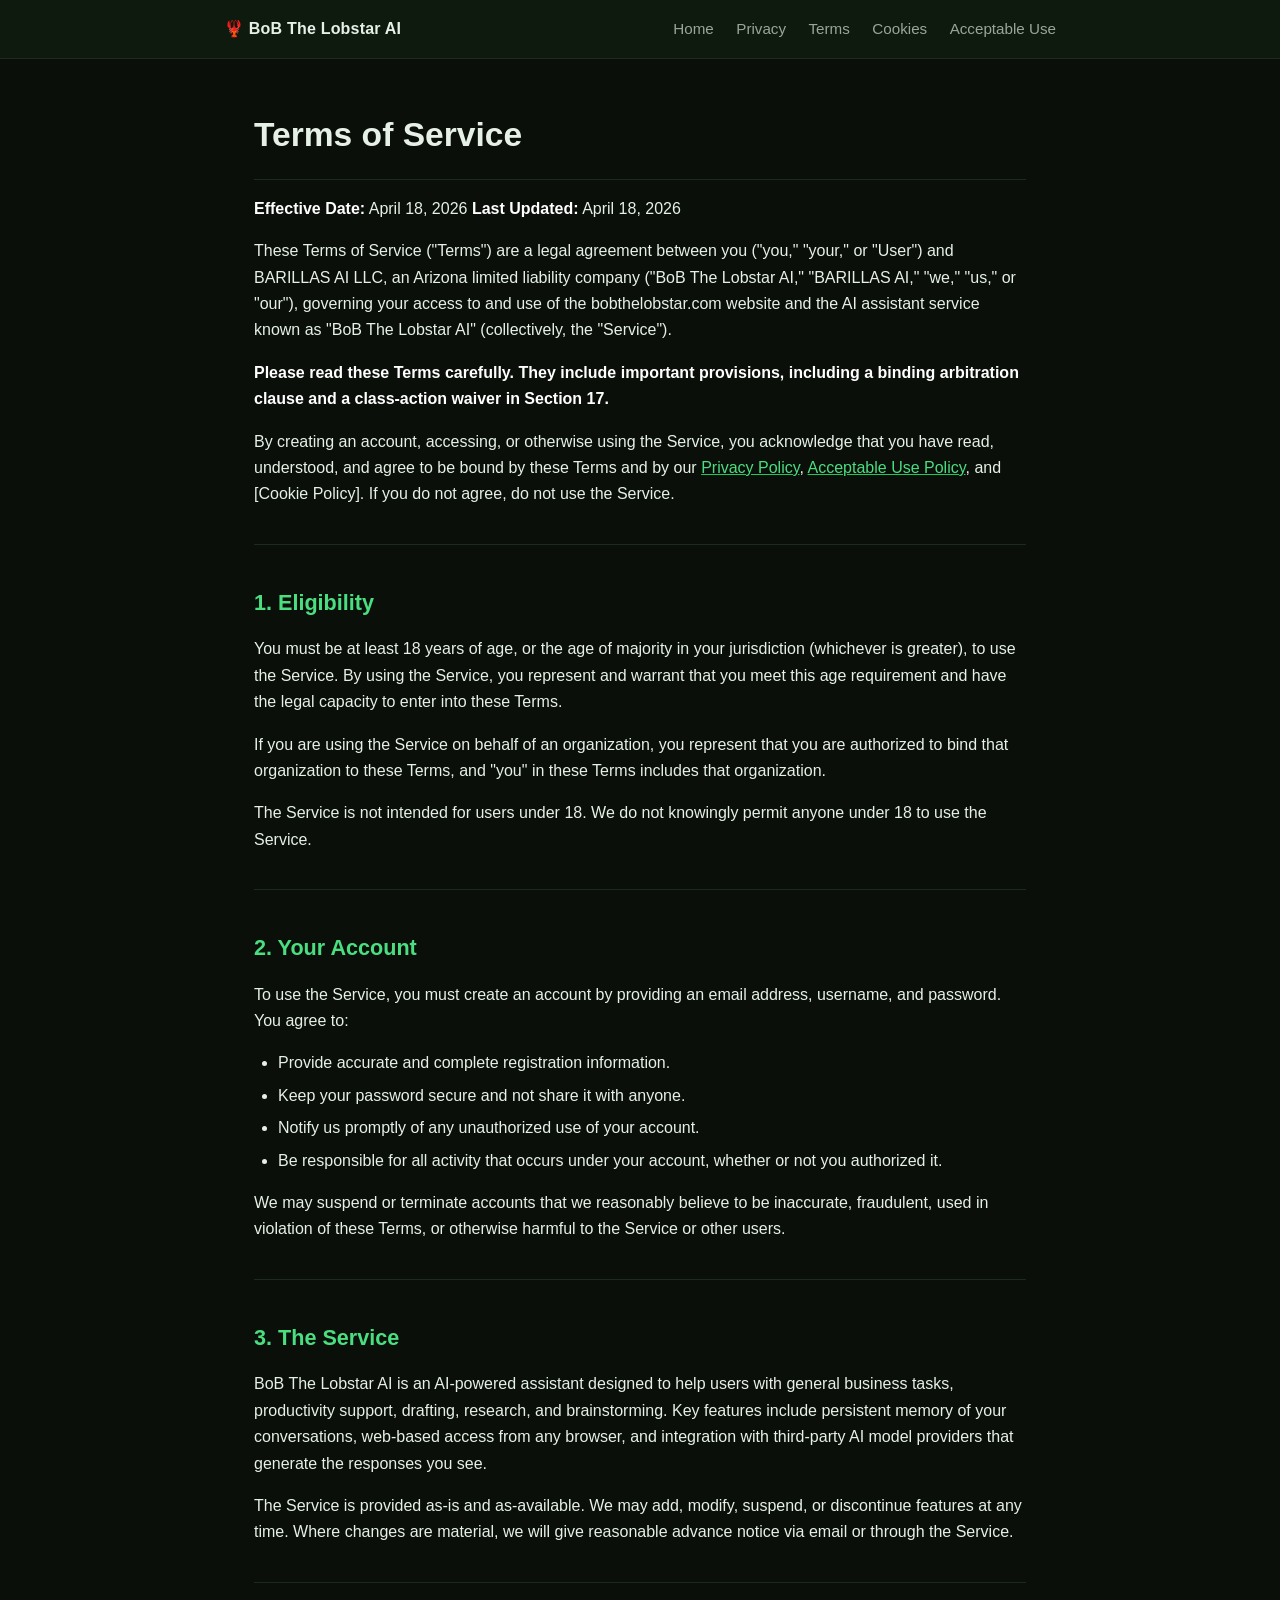
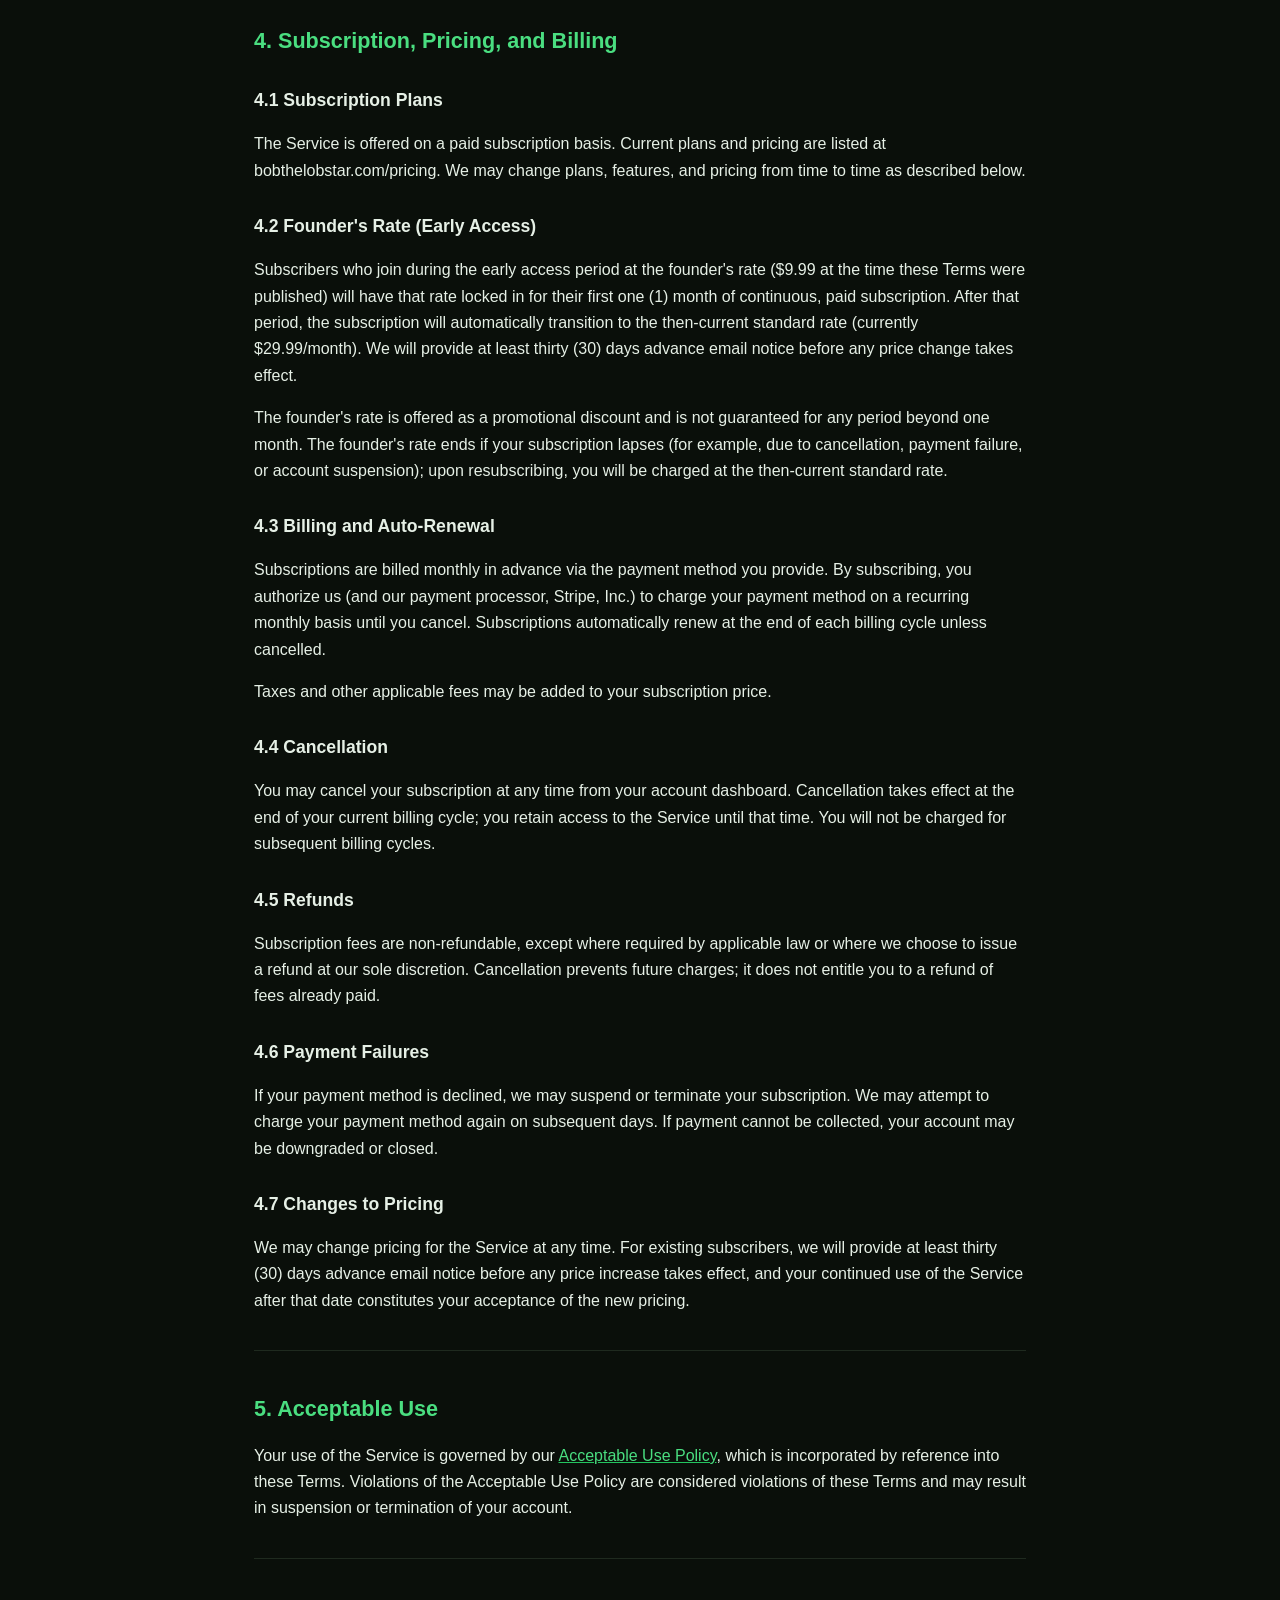
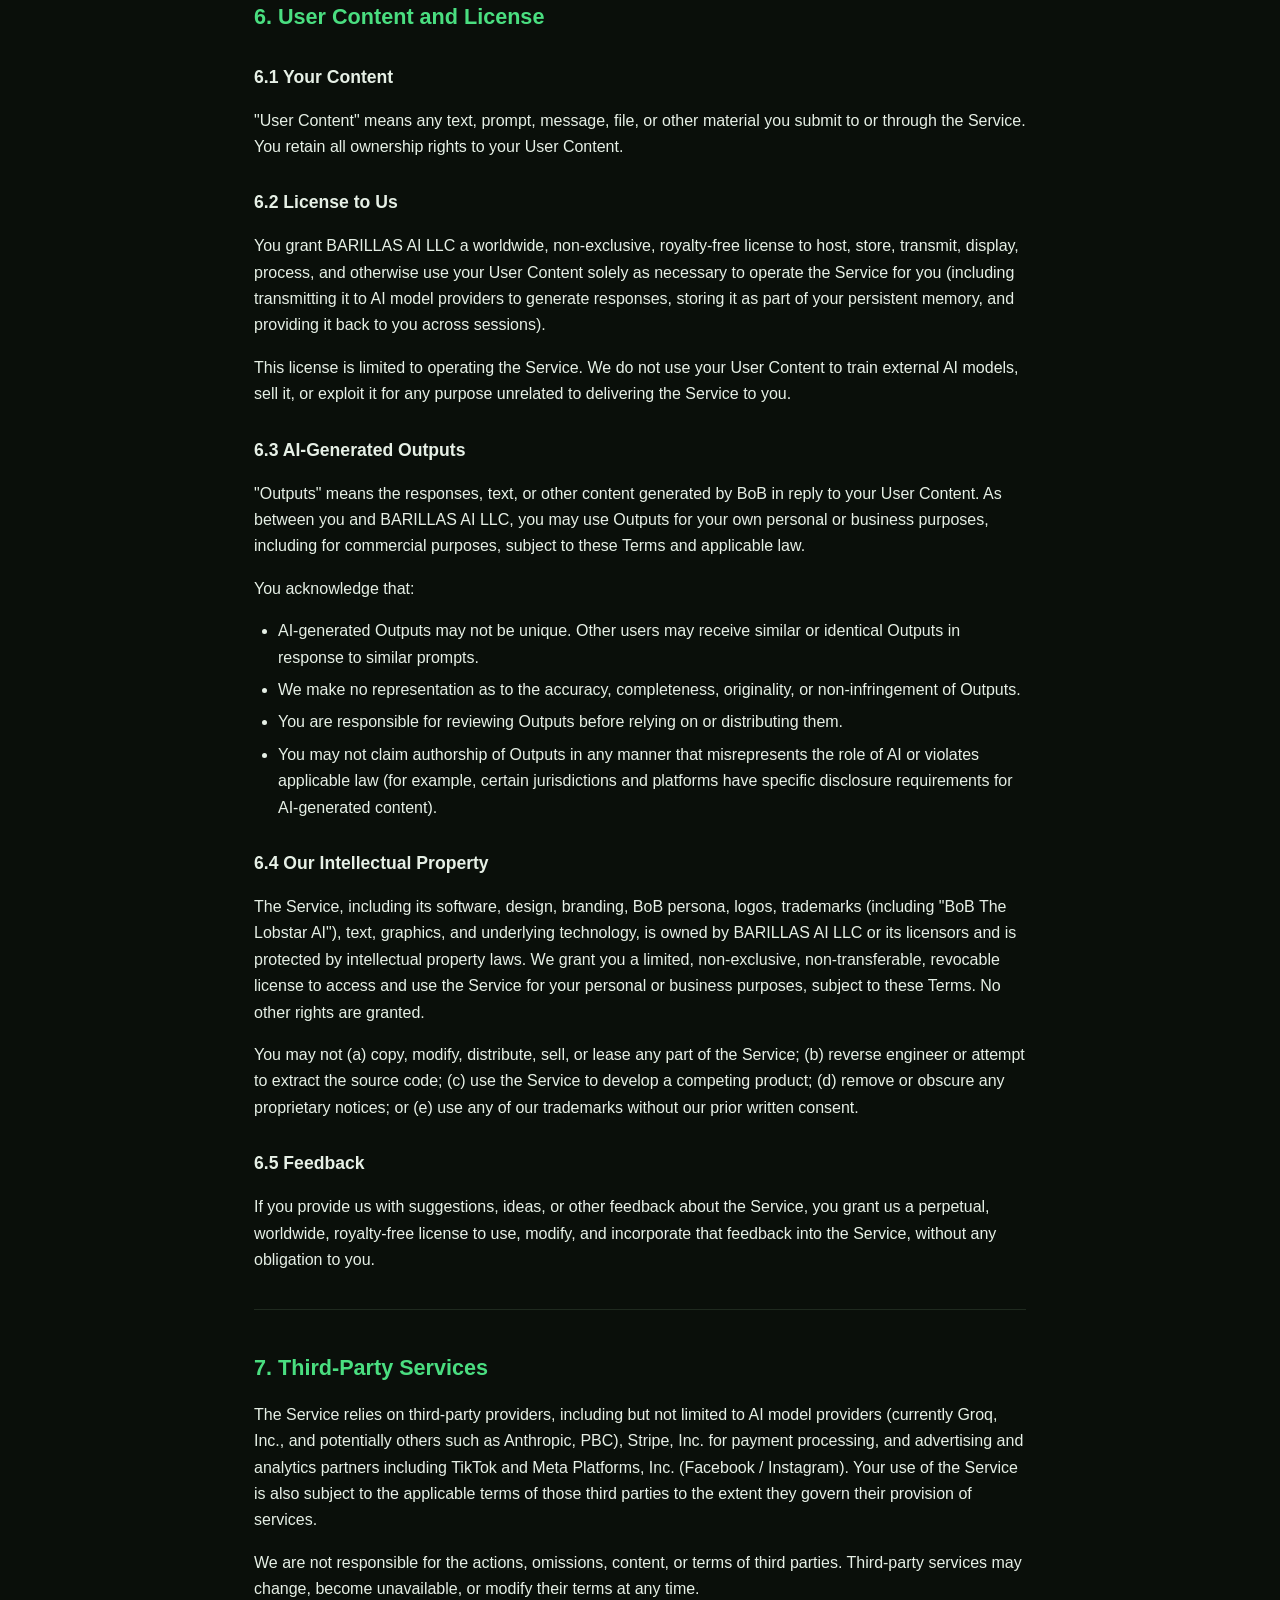
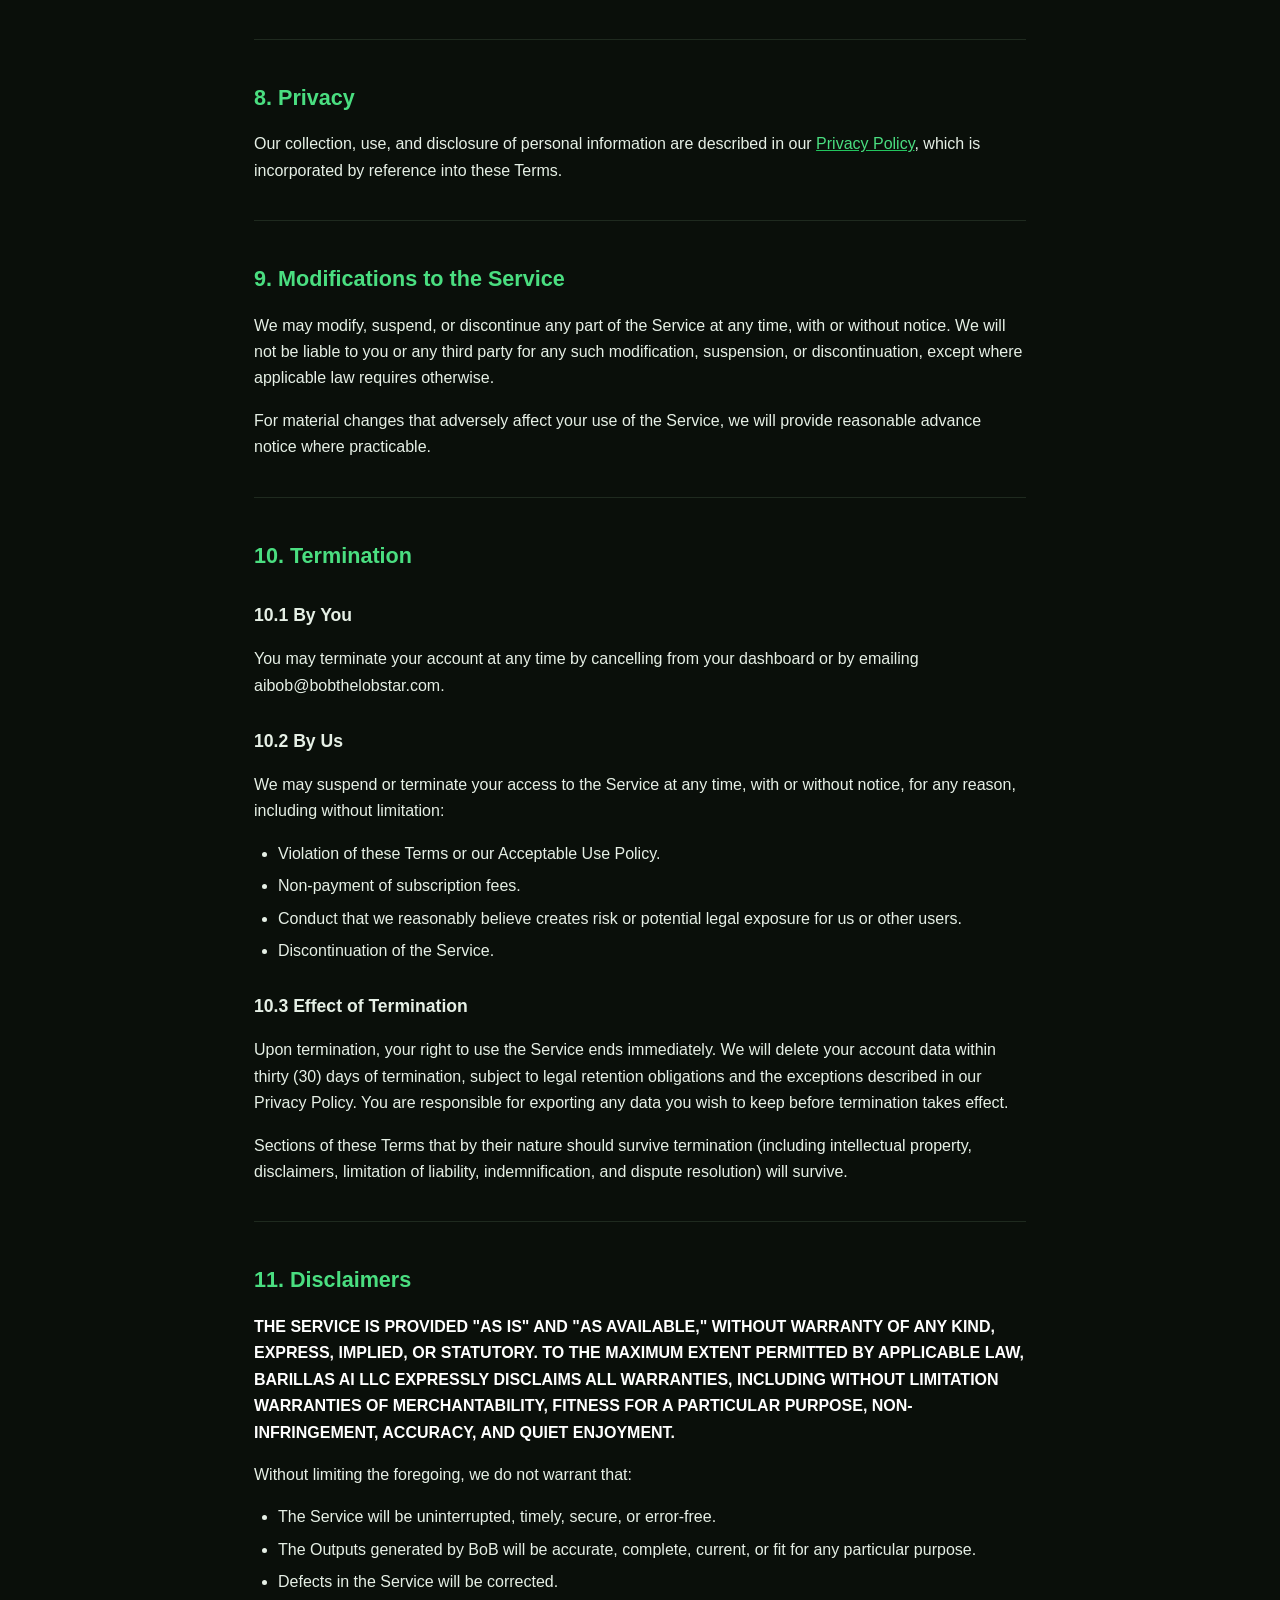
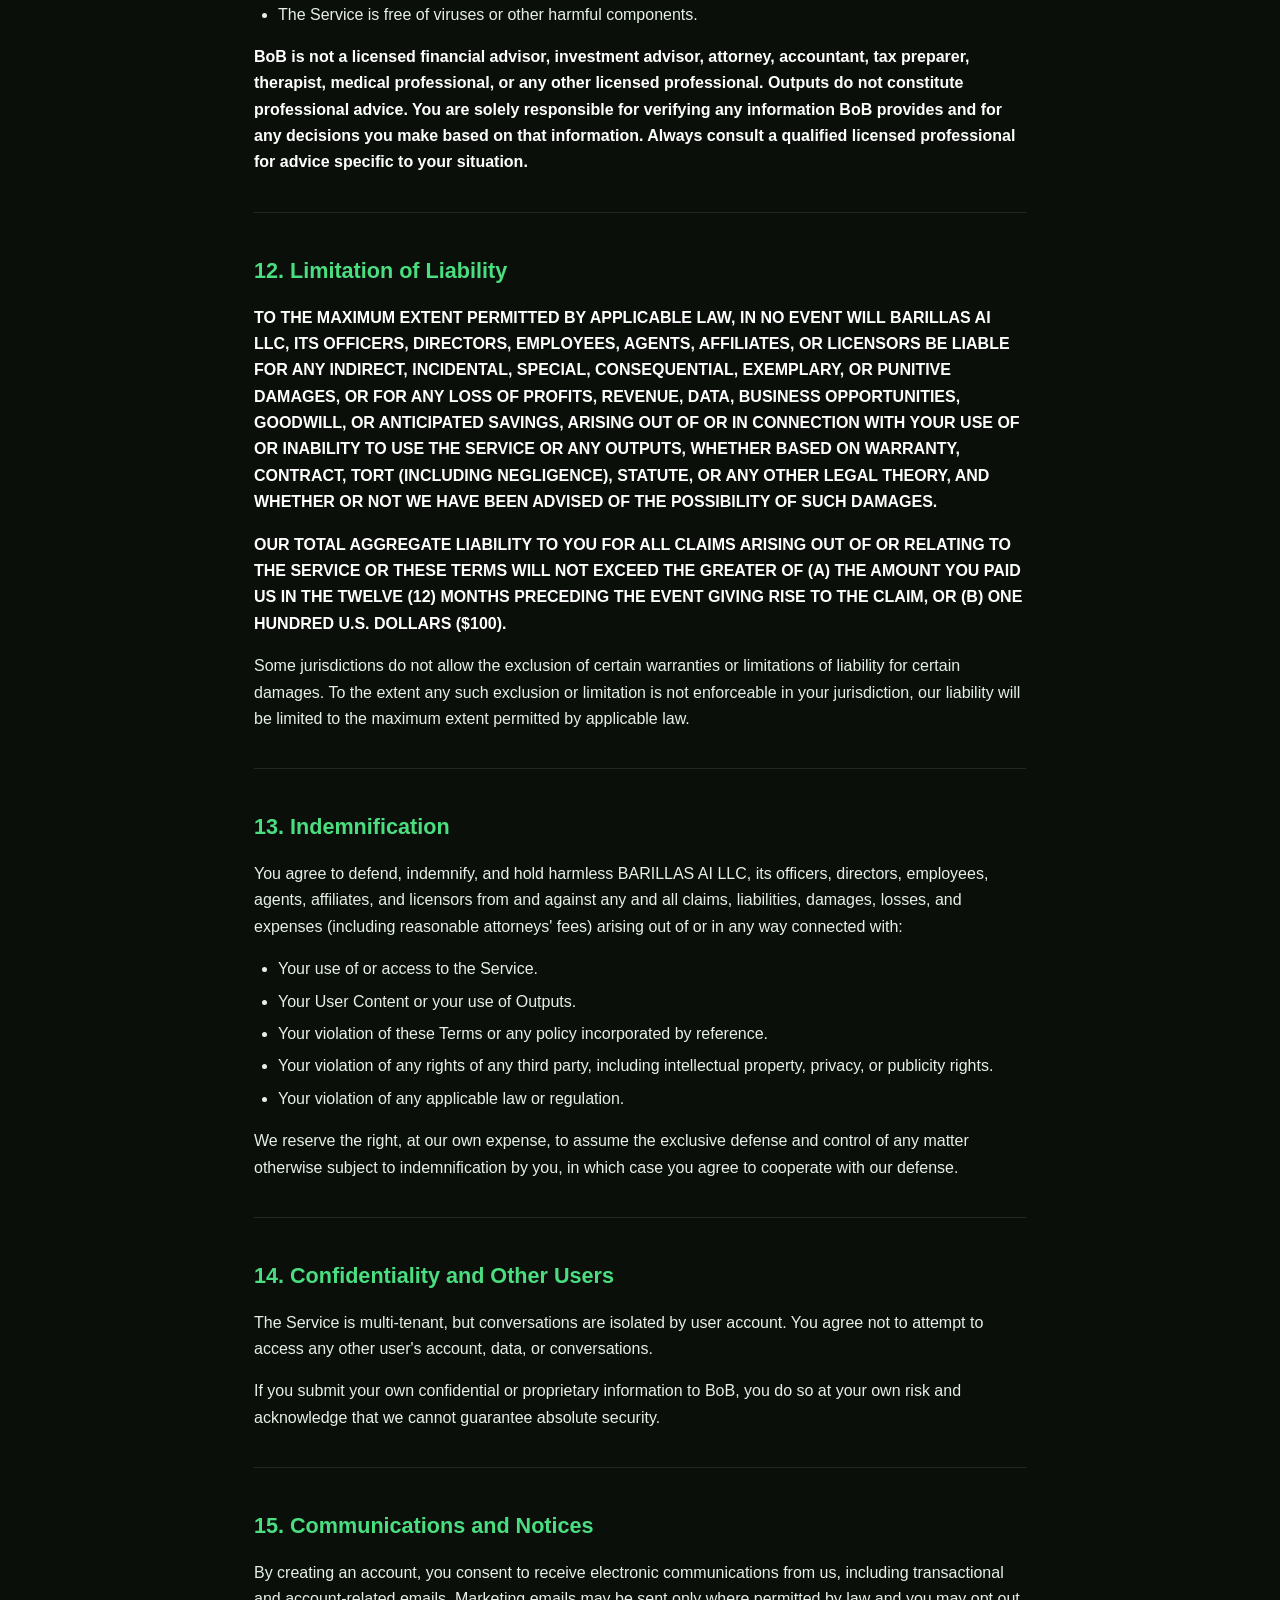
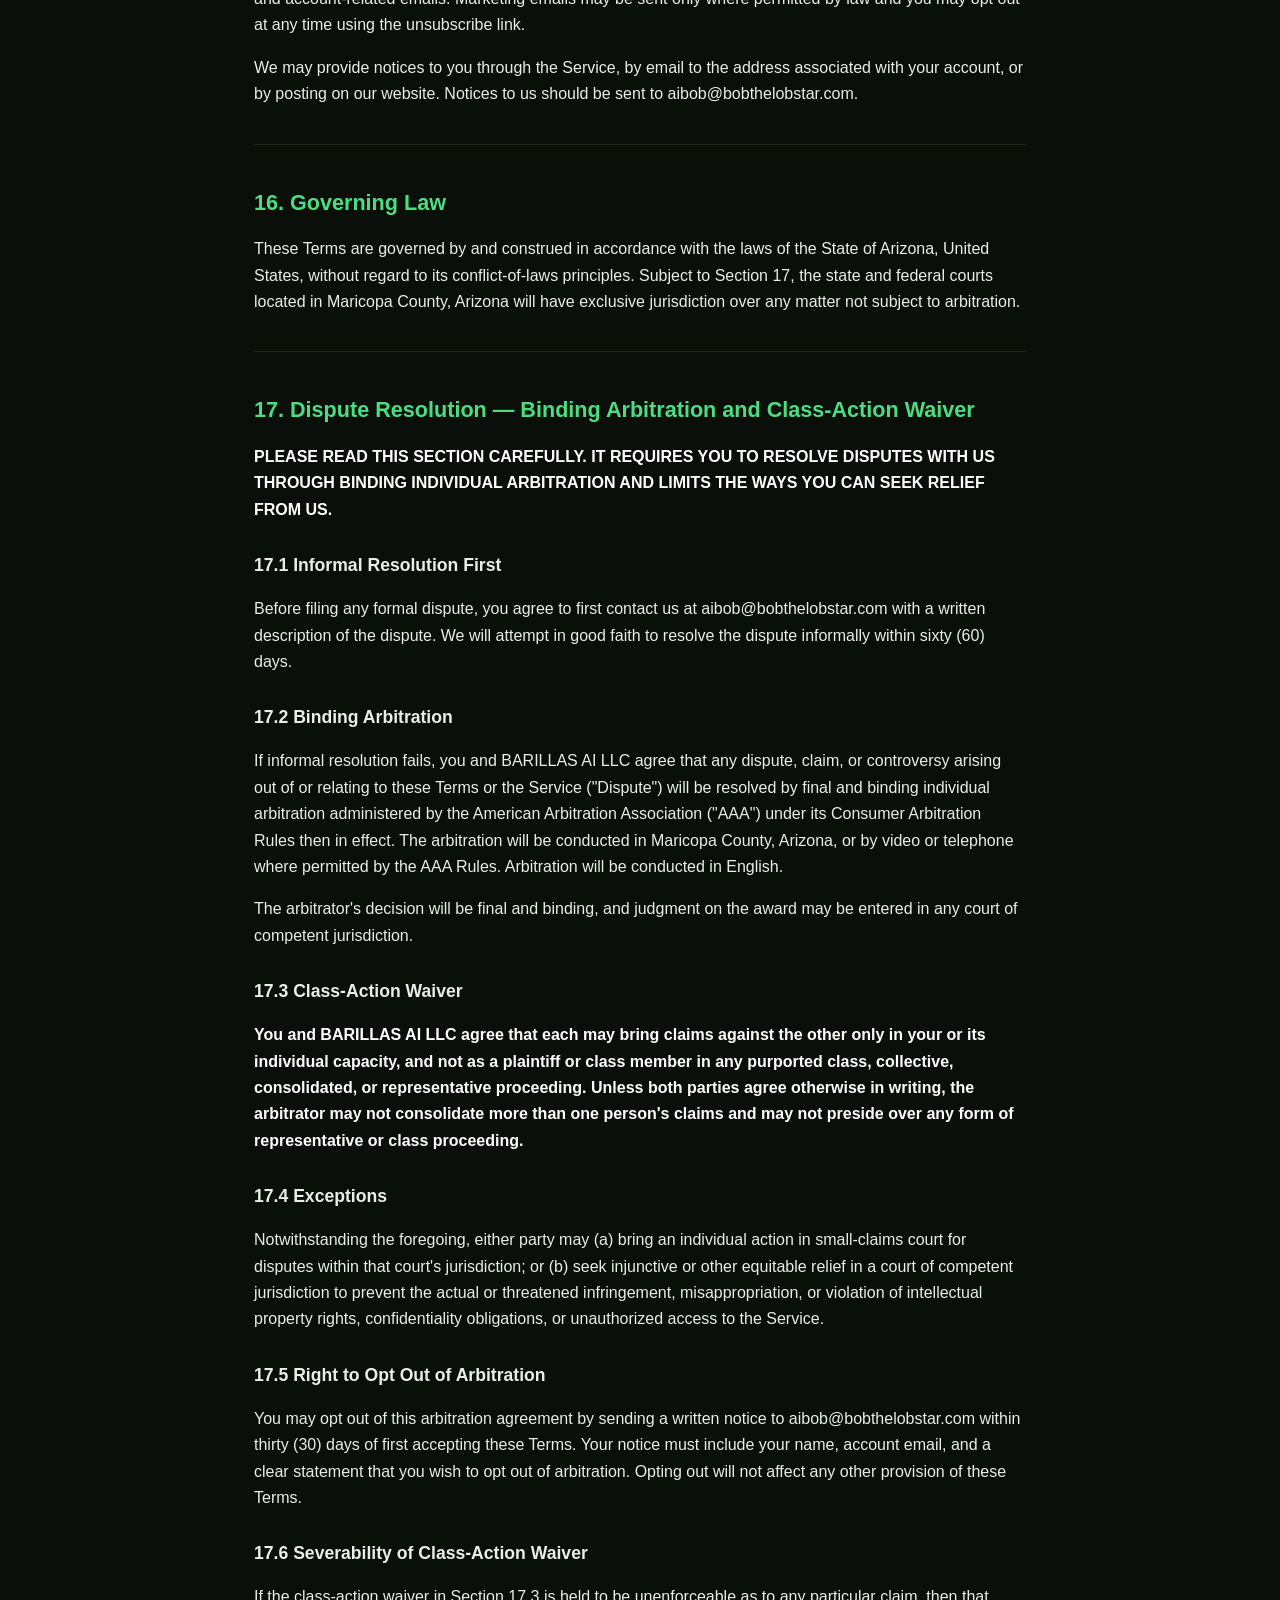
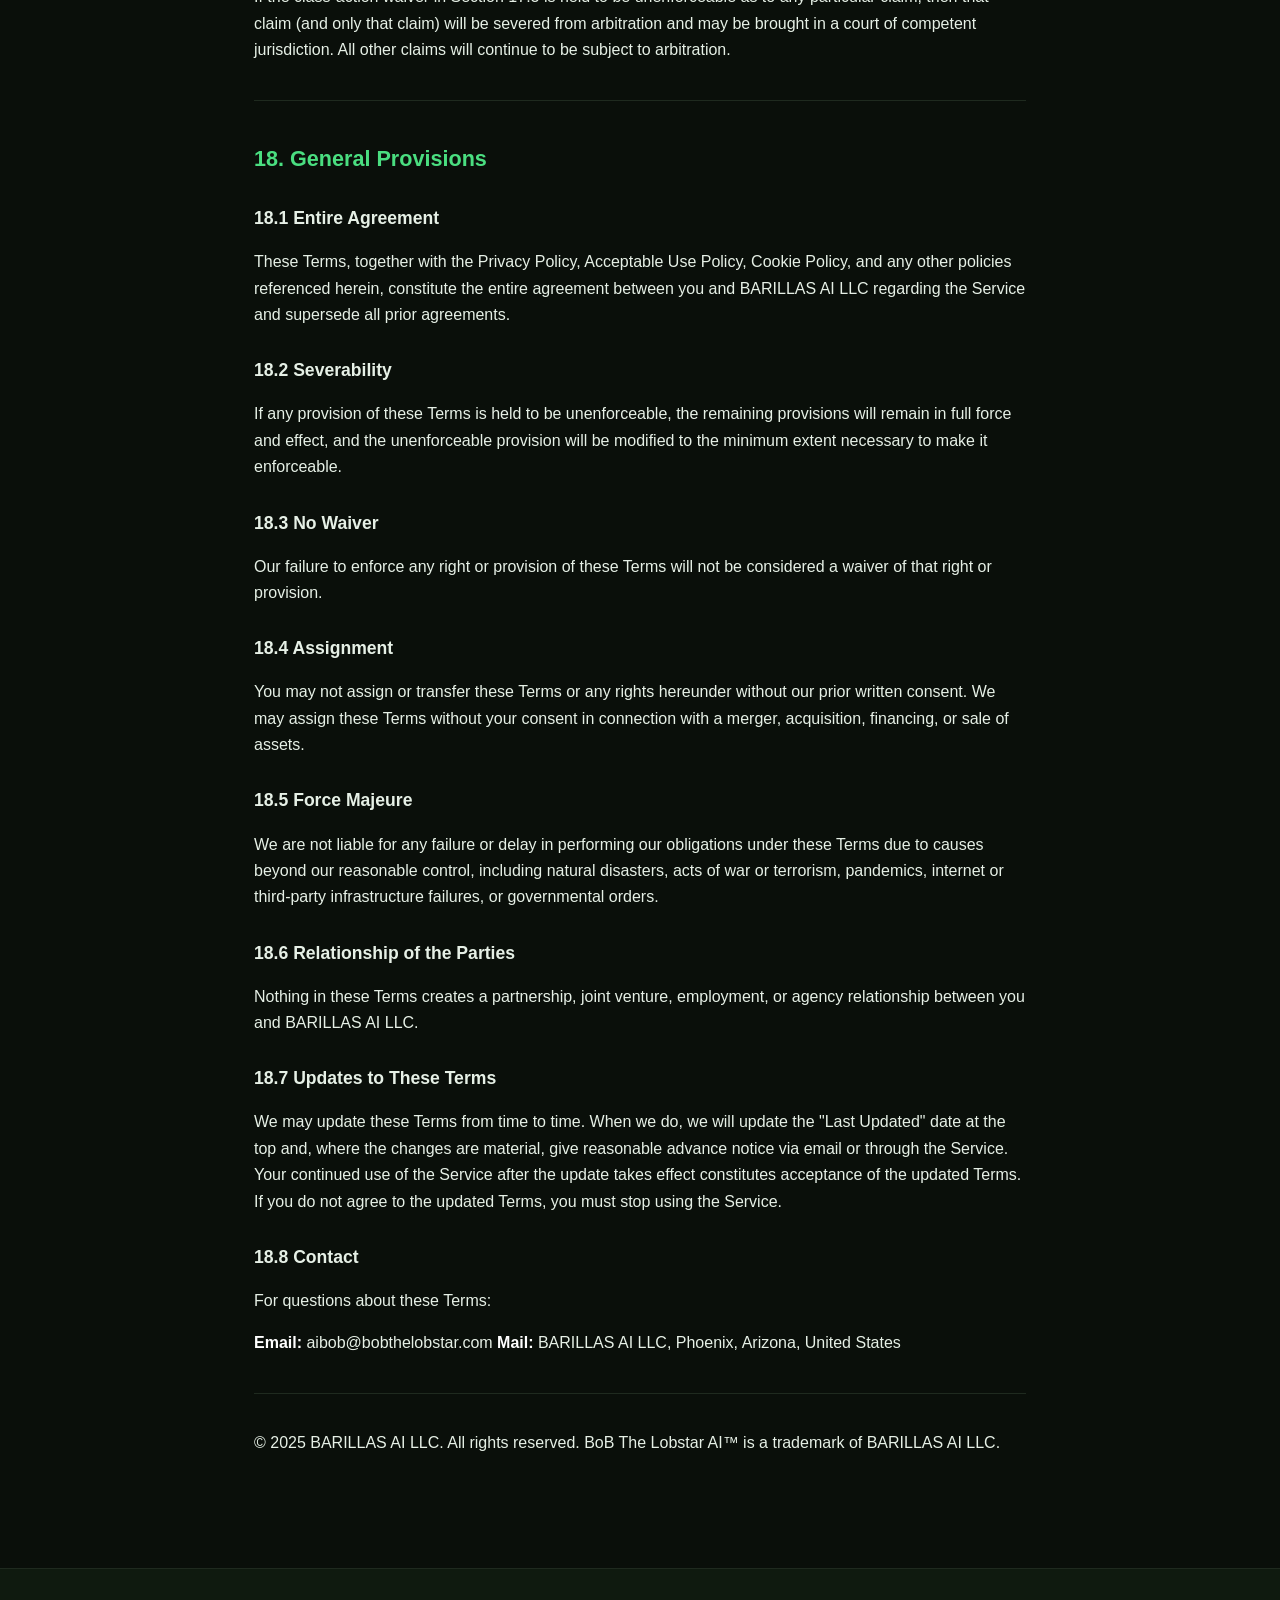
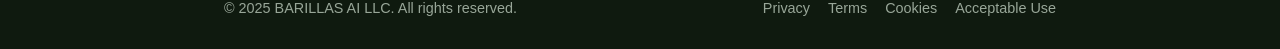
<file: terms.html>
<!DOCTYPE html>
<html lang="en">
<head>
  <meta charset="utf-8">
  <meta name="viewport" content="width=device-width, initial-scale=1">
  <title>Terms of Service — BoB The Lobstar AI</title>
  <meta name="description" content="Terms of Service for BoB The Lobstar AI, operated by BARILLAS AI LLC.">
  <meta name="robots" content="index, follow">
  <link rel="canonical" href="https://bobthelobstar.com/terms.html">
  <style>
:root {
  --bg: #0a0f0a;
  --panel: #0f1a0f;
  --text: #e6f0e6;
  --muted: #98a698;
  --accent: #4ade80;
  --accent-dim: #22c55e;
  --border: #1f2a1f;
  --code-bg: #0d160d;
}
* { box-sizing: border-box; }
html, body {
  margin: 0; padding: 0;
  background: var(--bg);
  color: var(--text);
  font-family: -apple-system, BlinkMacSystemFont, "Segoe UI", Roboto, Helvetica, Arial, sans-serif;
  font-size: 16px;
  line-height: 1.65;
  -webkit-font-smoothing: antialiased;
}
header.site {
  border-bottom: 1px solid var(--border);
  background: var(--panel);
}
header.site .inner {
  max-width: 880px;
  margin: 0 auto;
  padding: 16px 24px;
  display: flex;
  align-items: center;
  justify-content: space-between;
  gap: 16px;
  flex-wrap: wrap;
}
header.site a.brand {
  color: var(--text);
  text-decoration: none;
  font-weight: 700;
  letter-spacing: 0.2px;
}
header.site nav a {
  color: var(--muted);
  text-decoration: none;
  margin-left: 18px;
  font-size: 0.95rem;
}
header.site nav a:hover { color: var(--accent); }
main.doc {
  max-width: 820px;
  margin: 0 auto;
  padding: 48px 24px 96px;
}
main.doc h1 {
  font-size: 2.1rem;
  margin: 0 0 8px;
  color: var(--text);
  border-bottom: 1px solid var(--border);
  padding-bottom: 16px;
}
main.doc h2 {
  font-size: 1.35rem;
  margin: 40px 0 12px;
  color: var(--accent);
}
main.doc h3 {
  font-size: 1.1rem;
  margin: 28px 0 10px;
  color: var(--text);
}
main.doc p, main.doc li { color: var(--text); }
main.doc strong { color: #fff; }
main.doc a { color: var(--accent); text-decoration: underline; text-decoration-color: var(--accent-dim); }
main.doc a:hover { color: #86efac; }
main.doc ul, main.doc ol { padding-left: 24px; }
main.doc li { margin: 6px 0; }
main.doc hr {
  border: none;
  border-top: 1px solid var(--border);
  margin: 36px 0;
}
main.doc code {
  background: var(--code-bg);
  border: 1px solid var(--border);
  border-radius: 4px;
  padding: 2px 6px;
  font-size: 0.9em;
  color: #c4f0c4;
}
main.doc table {
  border-collapse: collapse;
  width: 100%;
  margin: 16px 0;
  font-size: 0.94rem;
}
main.doc th, main.doc td {
  border: 1px solid var(--border);
  padding: 10px 12px;
  text-align: left;
  vertical-align: top;
}
main.doc th { background: var(--code-bg); color: var(--accent); font-weight: 600; }
main.doc blockquote {
  border-left: 3px solid var(--accent-dim);
  padding: 4px 16px;
  color: var(--muted);
  margin: 16px 0;
  background: var(--code-bg);
}
footer.site {
  border-top: 1px solid var(--border);
  background: var(--panel);
  color: var(--muted);
  font-size: 0.9rem;
}
footer.site .inner {
  max-width: 880px;
  margin: 0 auto;
  padding: 28px 24px;
  display: flex;
  flex-wrap: wrap;
  justify-content: space-between;
  gap: 16px;
}
footer.site a { color: var(--muted); text-decoration: none; margin-left: 14px; }
footer.site a:hover { color: var(--accent); }
@media (max-width: 600px) {
  main.doc { padding: 32px 18px 64px; }
  main.doc h1 { font-size: 1.7rem; }
  header.site nav a { margin-left: 10px; font-size: 0.85rem; }
}
</style>
</head>
<body>
<header class="site">
  <div class="inner">
    <a class="brand" href="/">🦞 BoB The Lobstar AI</a>
    <nav>
      <a href="/">Home</a>
      <a href="/privacy.html">Privacy</a>
      <a href="/terms.html">Terms</a>
      <a href="/cookies.html">Cookies</a>
      <a href="/acceptable-use.html">Acceptable Use</a>
    </nav>
  </div>
</header>
<main class="doc">
<h1>Terms of Service</h1>
<p><strong>Effective Date:</strong> April 18, 2026
<strong>Last Updated:</strong> April 18, 2026</p>
<p>These Terms of Service ("Terms") are a legal agreement between you ("you," "your," or "User") and BARILLAS AI LLC, an Arizona limited liability company ("BoB The Lobstar AI," "BARILLAS AI," "we," "us," or "our"), governing your access to and use of the bobthelobstar.com website and the AI assistant service known as "BoB The Lobstar AI" (collectively, the "Service").</p>
<p><strong>Please read these Terms carefully. They include important provisions, including a binding arbitration clause and a class-action waiver in Section 17.</strong></p>
<p>By creating an account, accessing, or otherwise using the Service, you acknowledge that you have read, understood, and agree to be bound by these Terms and by our <a href="/privacy.html">Privacy Policy</a>, <a href="/acceptable-use.html">Acceptable Use Policy</a>, and [Cookie Policy]. If you do not agree, do not use the Service.</p>
<hr />
<h2>1. Eligibility</h2>
<p>You must be at least 18 years of age, or the age of majority in your jurisdiction (whichever is greater), to use the Service. By using the Service, you represent and warrant that you meet this age requirement and have the legal capacity to enter into these Terms.</p>
<p>If you are using the Service on behalf of an organization, you represent that you are authorized to bind that organization to these Terms, and "you" in these Terms includes that organization.</p>
<p>The Service is not intended for users under 18. We do not knowingly permit anyone under 18 to use the Service.</p>
<hr />
<h2>2. Your Account</h2>
<p>To use the Service, you must create an account by providing an email address, username, and password. You agree to:</p>
<ul>
<li>Provide accurate and complete registration information.</li>
<li>Keep your password secure and not share it with anyone.</li>
<li>Notify us promptly of any unauthorized use of your account.</li>
<li>Be responsible for all activity that occurs under your account, whether or not you authorized it.</li>
</ul>
<p>We may suspend or terminate accounts that we reasonably believe to be inaccurate, fraudulent, used in violation of these Terms, or otherwise harmful to the Service or other users.</p>
<hr />
<h2>3. The Service</h2>
<p>BoB The Lobstar AI is an AI-powered assistant designed to help users with general business tasks, productivity support, drafting, research, and brainstorming. Key features include persistent memory of your conversations, web-based access from any browser, and integration with third-party AI model providers that generate the responses you see.</p>
<p>The Service is provided as-is and as-available. We may add, modify, suspend, or discontinue features at any time. Where changes are material, we will give reasonable advance notice via email or through the Service.</p>
<hr />
<h2>4. Subscription, Pricing, and Billing</h2>
<h3>4.1 Subscription Plans</h3>
<p>The Service is offered on a paid subscription basis. Current plans and pricing are listed at bobthelobstar.com/pricing. We may change plans, features, and pricing from time to time as described below.</p>
<h3>4.2 Founder's Rate (Early Access)</h3>
<p>Subscribers who join during the early access period at the founder's rate ($9.99 at the time these Terms were published) will have that rate locked in for their first one (1) month of continuous, paid subscription. After that period, the subscription will automatically transition to the then-current standard rate (currently $29.99/month). We will provide at least thirty (30) days advance email notice before any price change takes effect.</p>
<p>The founder's rate is offered as a promotional discount and is not guaranteed for any period beyond one month. The founder's rate ends if your subscription lapses (for example, due to cancellation, payment failure, or account suspension); upon resubscribing, you will be charged at the then-current standard rate.</p>
<h3>4.3 Billing and Auto-Renewal</h3>
<p>Subscriptions are billed monthly in advance via the payment method you provide. By subscribing, you authorize us (and our payment processor, Stripe, Inc.) to charge your payment method on a recurring monthly basis until you cancel. Subscriptions automatically renew at the end of each billing cycle unless cancelled.</p>
<p>Taxes and other applicable fees may be added to your subscription price.</p>
<h3>4.4 Cancellation</h3>
<p>You may cancel your subscription at any time from your account dashboard. Cancellation takes effect at the end of your current billing cycle; you retain access to the Service until that time. You will not be charged for subsequent billing cycles.</p>
<h3>4.5 Refunds</h3>
<p>Subscription fees are non-refundable, except where required by applicable law or where we choose to issue a refund at our sole discretion. Cancellation prevents future charges; it does not entitle you to a refund of fees already paid.</p>
<h3>4.6 Payment Failures</h3>
<p>If your payment method is declined, we may suspend or terminate your subscription. We may attempt to charge your payment method again on subsequent days. If payment cannot be collected, your account may be downgraded or closed.</p>
<h3>4.7 Changes to Pricing</h3>
<p>We may change pricing for the Service at any time. For existing subscribers, we will provide at least thirty (30) days advance email notice before any price increase takes effect, and your continued use of the Service after that date constitutes your acceptance of the new pricing.</p>
<hr />
<h2>5. Acceptable Use</h2>
<p>Your use of the Service is governed by our <a href="/acceptable-use.html">Acceptable Use Policy</a>, which is incorporated by reference into these Terms. Violations of the Acceptable Use Policy are considered violations of these Terms and may result in suspension or termination of your account.</p>
<hr />
<h2>6. User Content and License</h2>
<h3>6.1 Your Content</h3>
<p>"User Content" means any text, prompt, message, file, or other material you submit to or through the Service. You retain all ownership rights to your User Content.</p>
<h3>6.2 License to Us</h3>
<p>You grant BARILLAS AI LLC a worldwide, non-exclusive, royalty-free license to host, store, transmit, display, process, and otherwise use your User Content solely as necessary to operate the Service for you (including transmitting it to AI model providers to generate responses, storing it as part of your persistent memory, and providing it back to you across sessions).</p>
<p>This license is limited to operating the Service. We do not use your User Content to train external AI models, sell it, or exploit it for any purpose unrelated to delivering the Service to you.</p>
<h3>6.3 AI-Generated Outputs</h3>
<p>"Outputs" means the responses, text, or other content generated by BoB in reply to your User Content. As between you and BARILLAS AI LLC, you may use Outputs for your own personal or business purposes, including for commercial purposes, subject to these Terms and applicable law.</p>
<p>You acknowledge that:</p>
<ul>
<li>AI-generated Outputs may not be unique. Other users may receive similar or identical Outputs in response to similar prompts.</li>
<li>We make no representation as to the accuracy, completeness, originality, or non-infringement of Outputs.</li>
<li>You are responsible for reviewing Outputs before relying on or distributing them.</li>
<li>You may not claim authorship of Outputs in any manner that misrepresents the role of AI or violates applicable law (for example, certain jurisdictions and platforms have specific disclosure requirements for AI-generated content).</li>
</ul>
<h3>6.4 Our Intellectual Property</h3>
<p>The Service, including its software, design, branding, BoB persona, logos, trademarks (including "BoB The Lobstar AI"), text, graphics, and underlying technology, is owned by BARILLAS AI LLC or its licensors and is protected by intellectual property laws. We grant you a limited, non-exclusive, non-transferable, revocable license to access and use the Service for your personal or business purposes, subject to these Terms. No other rights are granted.</p>
<p>You may not (a) copy, modify, distribute, sell, or lease any part of the Service; (b) reverse engineer or attempt to extract the source code; (c) use the Service to develop a competing product; (d) remove or obscure any proprietary notices; or (e) use any of our trademarks without our prior written consent.</p>
<h3>6.5 Feedback</h3>
<p>If you provide us with suggestions, ideas, or other feedback about the Service, you grant us a perpetual, worldwide, royalty-free license to use, modify, and incorporate that feedback into the Service, without any obligation to you.</p>
<hr />
<h2>7. Third-Party Services</h2>
<p>The Service relies on third-party providers, including but not limited to AI model providers (currently Groq, Inc., and potentially others such as Anthropic, PBC), Stripe, Inc. for payment processing, and advertising and analytics partners including TikTok and Meta Platforms, Inc. (Facebook / Instagram). Your use of the Service is also subject to the applicable terms of those third parties to the extent they govern their provision of services.</p>
<p>We are not responsible for the actions, omissions, content, or terms of third parties. Third-party services may change, become unavailable, or modify their terms at any time.</p>
<hr />
<h2>8. Privacy</h2>
<p>Our collection, use, and disclosure of personal information are described in our <a href="/privacy.html">Privacy Policy</a>, which is incorporated by reference into these Terms.</p>
<hr />
<h2>9. Modifications to the Service</h2>
<p>We may modify, suspend, or discontinue any part of the Service at any time, with or without notice. We will not be liable to you or any third party for any such modification, suspension, or discontinuation, except where applicable law requires otherwise.</p>
<p>For material changes that adversely affect your use of the Service, we will provide reasonable advance notice where practicable.</p>
<hr />
<h2>10. Termination</h2>
<h3>10.1 By You</h3>
<p>You may terminate your account at any time by cancelling from your dashboard or by emailing aibob@bobthelobstar.com.</p>
<h3>10.2 By Us</h3>
<p>We may suspend or terminate your access to the Service at any time, with or without notice, for any reason, including without limitation:</p>
<ul>
<li>Violation of these Terms or our Acceptable Use Policy.</li>
<li>Non-payment of subscription fees.</li>
<li>Conduct that we reasonably believe creates risk or potential legal exposure for us or other users.</li>
<li>Discontinuation of the Service.</li>
</ul>
<h3>10.3 Effect of Termination</h3>
<p>Upon termination, your right to use the Service ends immediately. We will delete your account data within thirty (30) days of termination, subject to legal retention obligations and the exceptions described in our Privacy Policy. You are responsible for exporting any data you wish to keep before termination takes effect.</p>
<p>Sections of these Terms that by their nature should survive termination (including intellectual property, disclaimers, limitation of liability, indemnification, and dispute resolution) will survive.</p>
<hr />
<h2>11. Disclaimers</h2>
<p><strong>THE SERVICE IS PROVIDED "AS IS" AND "AS AVAILABLE," WITHOUT WARRANTY OF ANY KIND, EXPRESS, IMPLIED, OR STATUTORY. TO THE MAXIMUM EXTENT PERMITTED BY APPLICABLE LAW, BARILLAS AI LLC EXPRESSLY DISCLAIMS ALL WARRANTIES, INCLUDING WITHOUT LIMITATION WARRANTIES OF MERCHANTABILITY, FITNESS FOR A PARTICULAR PURPOSE, NON-INFRINGEMENT, ACCURACY, AND QUIET ENJOYMENT.</strong></p>
<p>Without limiting the foregoing, we do not warrant that:</p>
<ul>
<li>The Service will be uninterrupted, timely, secure, or error-free.</li>
<li>The Outputs generated by BoB will be accurate, complete, current, or fit for any particular purpose.</li>
<li>Defects in the Service will be corrected.</li>
<li>The Service is free of viruses or other harmful components.</li>
</ul>
<p><strong>BoB is not a licensed financial advisor, investment advisor, attorney, accountant, tax preparer, therapist, medical professional, or any other licensed professional. Outputs do not constitute professional advice. You are solely responsible for verifying any information BoB provides and for any decisions you make based on that information. Always consult a qualified licensed professional for advice specific to your situation.</strong></p>
<hr />
<h2>12. Limitation of Liability</h2>
<p><strong>TO THE MAXIMUM EXTENT PERMITTED BY APPLICABLE LAW, IN NO EVENT WILL BARILLAS AI LLC, ITS OFFICERS, DIRECTORS, EMPLOYEES, AGENTS, AFFILIATES, OR LICENSORS BE LIABLE FOR ANY INDIRECT, INCIDENTAL, SPECIAL, CONSEQUENTIAL, EXEMPLARY, OR PUNITIVE DAMAGES, OR FOR ANY LOSS OF PROFITS, REVENUE, DATA, BUSINESS OPPORTUNITIES, GOODWILL, OR ANTICIPATED SAVINGS, ARISING OUT OF OR IN CONNECTION WITH YOUR USE OF OR INABILITY TO USE THE SERVICE OR ANY OUTPUTS, WHETHER BASED ON WARRANTY, CONTRACT, TORT (INCLUDING NEGLIGENCE), STATUTE, OR ANY OTHER LEGAL THEORY, AND WHETHER OR NOT WE HAVE BEEN ADVISED OF THE POSSIBILITY OF SUCH DAMAGES.</strong></p>
<p><strong>OUR TOTAL AGGREGATE LIABILITY TO YOU FOR ALL CLAIMS ARISING OUT OF OR RELATING TO THE SERVICE OR THESE TERMS WILL NOT EXCEED THE GREATER OF (A) THE AMOUNT YOU PAID US IN THE TWELVE (12) MONTHS PRECEDING THE EVENT GIVING RISE TO THE CLAIM, OR (B) ONE HUNDRED U.S. DOLLARS ($100).</strong></p>
<p>Some jurisdictions do not allow the exclusion of certain warranties or limitations of liability for certain damages. To the extent any such exclusion or limitation is not enforceable in your jurisdiction, our liability will be limited to the maximum extent permitted by applicable law.</p>
<hr />
<h2>13. Indemnification</h2>
<p>You agree to defend, indemnify, and hold harmless BARILLAS AI LLC, its officers, directors, employees, agents, affiliates, and licensors from and against any and all claims, liabilities, damages, losses, and expenses (including reasonable attorneys' fees) arising out of or in any way connected with:</p>
<ul>
<li>Your use of or access to the Service.</li>
<li>Your User Content or your use of Outputs.</li>
<li>Your violation of these Terms or any policy incorporated by reference.</li>
<li>Your violation of any rights of any third party, including intellectual property, privacy, or publicity rights.</li>
<li>Your violation of any applicable law or regulation.</li>
</ul>
<p>We reserve the right, at our own expense, to assume the exclusive defense and control of any matter otherwise subject to indemnification by you, in which case you agree to cooperate with our defense.</p>
<hr />
<h2>14. Confidentiality and Other Users</h2>
<p>The Service is multi-tenant, but conversations are isolated by user account. You agree not to attempt to access any other user's account, data, or conversations.</p>
<p>If you submit your own confidential or proprietary information to BoB, you do so at your own risk and acknowledge that we cannot guarantee absolute security.</p>
<hr />
<h2>15. Communications and Notices</h2>
<p>By creating an account, you consent to receive electronic communications from us, including transactional and account-related emails. Marketing emails may be sent only where permitted by law and you may opt out at any time using the unsubscribe link.</p>
<p>We may provide notices to you through the Service, by email to the address associated with your account, or by posting on our website. Notices to us should be sent to aibob@bobthelobstar.com.</p>
<hr />
<h2>16. Governing Law</h2>
<p>These Terms are governed by and construed in accordance with the laws of the State of Arizona, United States, without regard to its conflict-of-laws principles. Subject to Section 17, the state and federal courts located in Maricopa County, Arizona will have exclusive jurisdiction over any matter not subject to arbitration.</p>
<hr />
<h2>17. Dispute Resolution — Binding Arbitration and Class-Action Waiver</h2>
<p><strong>PLEASE READ THIS SECTION CAREFULLY. IT REQUIRES YOU TO RESOLVE DISPUTES WITH US THROUGH BINDING INDIVIDUAL ARBITRATION AND LIMITS THE WAYS YOU CAN SEEK RELIEF FROM US.</strong></p>
<h3>17.1 Informal Resolution First</h3>
<p>Before filing any formal dispute, you agree to first contact us at aibob@bobthelobstar.com with a written description of the dispute. We will attempt in good faith to resolve the dispute informally within sixty (60) days.</p>
<h3>17.2 Binding Arbitration</h3>
<p>If informal resolution fails, you and BARILLAS AI LLC agree that any dispute, claim, or controversy arising out of or relating to these Terms or the Service ("Dispute") will be resolved by final and binding individual arbitration administered by the American Arbitration Association ("AAA") under its Consumer Arbitration Rules then in effect. The arbitration will be conducted in Maricopa County, Arizona, or by video or telephone where permitted by the AAA Rules. Arbitration will be conducted in English.</p>
<p>The arbitrator's decision will be final and binding, and judgment on the award may be entered in any court of competent jurisdiction.</p>
<h3>17.3 Class-Action Waiver</h3>
<p><strong>You and BARILLAS AI LLC agree that each may bring claims against the other only in your or its individual capacity, and not as a plaintiff or class member in any purported class, collective, consolidated, or representative proceeding. Unless both parties agree otherwise in writing, the arbitrator may not consolidate more than one person's claims and may not preside over any form of representative or class proceeding.</strong></p>
<h3>17.4 Exceptions</h3>
<p>Notwithstanding the foregoing, either party may (a) bring an individual action in small-claims court for disputes within that court's jurisdiction; or (b) seek injunctive or other equitable relief in a court of competent jurisdiction to prevent the actual or threatened infringement, misappropriation, or violation of intellectual property rights, confidentiality obligations, or unauthorized access to the Service.</p>
<h3>17.5 Right to Opt Out of Arbitration</h3>
<p>You may opt out of this arbitration agreement by sending a written notice to aibob@bobthelobstar.com within thirty (30) days of first accepting these Terms. Your notice must include your name, account email, and a clear statement that you wish to opt out of arbitration. Opting out will not affect any other provision of these Terms.</p>
<h3>17.6 Severability of Class-Action Waiver</h3>
<p>If the class-action waiver in Section 17.3 is held to be unenforceable as to any particular claim, then that claim (and only that claim) will be severed from arbitration and may be brought in a court of competent jurisdiction. All other claims will continue to be subject to arbitration.</p>
<hr />
<h2>18. General Provisions</h2>
<h3>18.1 Entire Agreement</h3>
<p>These Terms, together with the Privacy Policy, Acceptable Use Policy, Cookie Policy, and any other policies referenced herein, constitute the entire agreement between you and BARILLAS AI LLC regarding the Service and supersede all prior agreements.</p>
<h3>18.2 Severability</h3>
<p>If any provision of these Terms is held to be unenforceable, the remaining provisions will remain in full force and effect, and the unenforceable provision will be modified to the minimum extent necessary to make it enforceable.</p>
<h3>18.3 No Waiver</h3>
<p>Our failure to enforce any right or provision of these Terms will not be considered a waiver of that right or provision.</p>
<h3>18.4 Assignment</h3>
<p>You may not assign or transfer these Terms or any rights hereunder without our prior written consent. We may assign these Terms without your consent in connection with a merger, acquisition, financing, or sale of assets.</p>
<h3>18.5 Force Majeure</h3>
<p>We are not liable for any failure or delay in performing our obligations under these Terms due to causes beyond our reasonable control, including natural disasters, acts of war or terrorism, pandemics, internet or third-party infrastructure failures, or governmental orders.</p>
<h3>18.6 Relationship of the Parties</h3>
<p>Nothing in these Terms creates a partnership, joint venture, employment, or agency relationship between you and BARILLAS AI LLC.</p>
<h3>18.7 Updates to These Terms</h3>
<p>We may update these Terms from time to time. When we do, we will update the "Last Updated" date at the top and, where the changes are material, give reasonable advance notice via email or through the Service. Your continued use of the Service after the update takes effect constitutes acceptance of the updated Terms. If you do not agree to the updated Terms, you must stop using the Service.</p>
<h3>18.8 Contact</h3>
<p>For questions about these Terms:</p>
<p><strong>Email:</strong> aibob@bobthelobstar.com
<strong>Mail:</strong> BARILLAS AI LLC, Phoenix, Arizona, United States</p>
<hr />
<p>© 2025 BARILLAS AI LLC. All rights reserved. BoB The Lobstar AI™ is a trademark of BARILLAS AI LLC.</p>
</main>
<footer class="site">
  <div class="inner">
    <div>&copy; 2025 BARILLAS AI LLC. All rights reserved.</div>
    <div>
      <a href="/privacy.html">Privacy</a>
      <a href="/terms.html">Terms</a>
      <a href="/cookies.html">Cookies</a>
      <a href="/acceptable-use.html">Acceptable Use</a>
    </div>
  </div>
</footer>
</body>
</html>
        
</file>
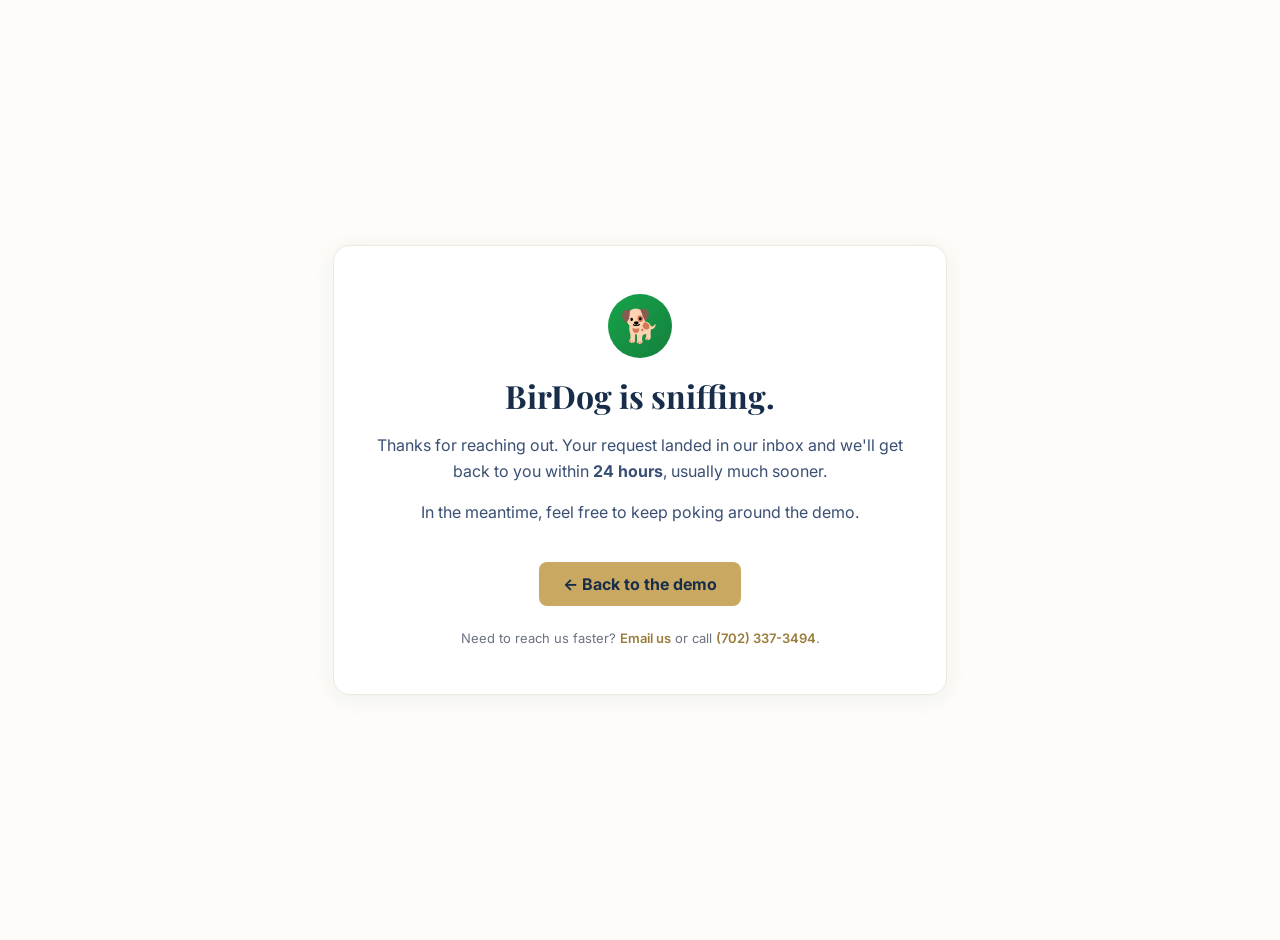
<file: birdogai/thanks.html>
<!DOCTYPE html>
<html lang="en">
<head>
<meta charset="UTF-8" />
<meta name="viewport" content="width=device-width, initial-scale=1.0" />
<title>Thanks — BirDogAi</title>
<link href="https://fonts.googleapis.com/css2?family=Playfair+Display:wght@600;700&family=Inter:wght@400;600&display=swap" rel="stylesheet">
<style>
  body { font-family: 'Inter', sans-serif; background: #fdfcf8; color: #172d4a; margin:0; min-height:100vh; display:flex; align-items:center; justify-content:center; padding: 20px; }
  .card { max-width: 540px; background: white; border: 1px solid #efe9dc; border-radius: 16px; padding: 48px 36px; box-shadow: 0 4px 24px rgba(23,45,74,0.06); text-align: center; }
  h1 { font-family: 'Playfair Display', serif; font-size: 2rem; color: #172d4a; margin: 0 0 12px; }
  .badge { display:inline-block; background: linear-gradient(135deg,#16a34a,#15803d); color:white; width:64px; height:64px; border-radius:50%; line-height:64px; font-size:32px; margin-bottom: 16px; }
  p { color: #3a4f73; line-height: 1.6; }
  a.btn { display:inline-block; background: #c9a961; color:#172d4a; font-weight:700; padding: 12px 24px; border-radius:8px; text-decoration:none; margin-top: 20px; }
  a.btn:hover { background:#b8954a; }
  .small { font-size:13px; color:#6b7280; margin-top:24px; }
  .small a { color: #9a7c3d; font-weight:600; text-decoration:none; }
</style>
<!-- Google Analytics -->
<script async src="https://www.googletagmanager.com/gtag/js?id=G-S90D3F1NPV"></script>
<script>
  window.dataLayer = window.dataLayer || [];
  function gtag(){dataLayer.push(arguments);}
  gtag('js', new Date());
  gtag('config', 'G-S90D3F1NPV');
</script>
</head>
<body>
  <div class="card">
    <div class="badge">🐕</div>
    <h1>BirDog is sniffing.</h1>
    <p>Thanks for reaching out. Your request landed in our inbox and we'll get back to you within <strong>24 hours</strong>, usually much sooner.</p>
    <p>In the meantime, feel free to keep poking around the demo.</p>
    <a href="/" class="btn">← Back to the demo</a>
    <div class="small">
      Need to reach us faster? <a href="mailto:affordablepropertiestoday@gmail.com">Email us</a> or call <a href="tel:+17023373494">(702) 337-3494</a>.
    </div>
  </div>
</body>
</html>
</file>
<file: chat-widget.css>
/*
 * BoB the Lobstar — inline chat embed styles.
 *
 * This is the INLINE variant: the chat renders as a card in the page flow,
 * centered below the pricing section on the homepage. No floating bubble,
 * no open/minimize state — the chat is always visible.
 *
 * All selectors are prefixed with #bob-chat-embed (or .bob-…) so they can't
 * collide with the host page's CSS. Colour tokens live in the #bob-chat-embed
 * block at the top — tweak those to rebrand.
 */

#bob-chat-embed {
  /* Brand palette — re-themed 2026-10-01 to match the navy/amber site redesign.
     Keeping our own tokens so this still works if dropped into a repo that
     doesn't define those. */
  --bob-neon:          #f5a623;   /* bright accent: focus ring, link colour */
  --bob-primary:       #f5a623;   /* user bubbles, send btn */
  --bob-primary-dark:  #d98a12;   /* hover state for the above */
  --bob-glow:          rgba(245, 166, 35, 0.35);
  --bob-bg:            #13253c;                   /* card */
  --bob-surface:       #0d1b2a;                   /* messages area */
  --bob-header:        #0a1524;                   /* header/footer/composer */
  --bob-text:          #f2f5f8;
  --bob-muted:         #93a3b5;
  --bob-bot-bubble:    rgba(245, 166, 35, 0.08);  /* subtle amber tint */
  --bob-user-bubble:   var(--bob-primary);
  --bob-user-text:     #221a05;                   /* dark text on amber reads crisp */
  --bob-border:        rgba(245, 166, 35, 0.18);
  --bob-focus-ring:    var(--bob-neon);
  --bob-shadow:        0 16px 44px rgba(0, 0, 0, 0.35);
  --bob-radius:        14px;

  /* Font stack mirrors the site's body font so the embed blends in. */
  --bob-font: -apple-system, BlinkMacSystemFont, "Segoe UI",
              Roboto, "Helvetica Neue", Arial, sans-serif;

  /* ---- Section layout ---- */
  /* The embed sits in normal document flow. Padding matches the site's
     other sections so spacing feels consistent. */
  font-family: var(--bob-font);
  color: var(--bob-text);
  font-size: 15px;
  line-height: 1.55;
  padding: 8rem 2rem;
  position: relative;
  z-index: 1;
}

/* Screen-reader-only label for the textarea. */
.bob-chat-sr {
  position: absolute;
  width: 1px;
  height: 1px;
  padding: 0;
  margin: -1px;
  overflow: hidden;
  clip: rect(0, 0, 0, 0);
  white-space: nowrap;
  border: 0;
}

/* --- Invitation header (the "Got questions?" copy above the card) --------- */
.bob-embed-intro {
  max-width: 720px;
  margin: 0 auto 2rem;
  text-align: center;
}
.bob-embed-label {
  font-family: 'Syne', var(--bob-font);
  font-size: 0.85rem;
  letter-spacing: 0.15em;
  text-transform: uppercase;
  color: var(--bob-neon);
  margin-bottom: 0.75rem;
  /* Neon glow to match the hero style on the site. */
  text-shadow: 0 0 12px var(--bob-glow);
}
.bob-embed-title {
  font-family: 'Syne', var(--bob-font);
  font-size: clamp(1.75rem, 4vw, 2.5rem);
  line-height: 1.2;
  margin-bottom: 0.75rem;
}
.bob-embed-sub {
  color: var(--bob-muted);
  font-size: 1.05rem;
  max-width: 560px;
  margin: 0 auto;
}

/* --- The chat card itself ------------------------------------------------- */
.bob-chat-card {
  max-width: 720px;
  margin: 0 auto;
  background: var(--bob-bg);
  border: 1px solid var(--bob-border);
  border-radius: var(--bob-radius);
  box-shadow: var(--bob-shadow);
  /* Subtle inner glow so the card sits "lit" against the page. */
  box-shadow:
    var(--bob-shadow),
    inset 0 0 0 1px rgba(245, 166, 35, 0.05);
  display: flex;
  flex-direction: column;
  overflow: hidden;
  height: 520px;
}

.bob-chat-header {
  display: flex;
  align-items: center;
  gap: 12px;
  padding: 14px 18px;
  background: var(--bob-header);
  border-bottom: 1px solid var(--bob-border);
  color: var(--bob-text);
}
.bob-chat-title-icon {
  font-size: 28px;
  line-height: 1;
  /* Soft glow on the lobstar so it reads as the brand icon. */
  filter: drop-shadow(0 0 6px var(--bob-glow));
}
.bob-chat-title-name {
  font-family: 'Syne', var(--bob-font);
  font-weight: 700;
  font-size: 16px;
}
.bob-chat-title-sub {
  font-size: 12px;
  color: var(--bob-muted);
}
/* Live "online" dot to reassure users BoB is awake. */
.bob-chat-status {
  margin-left: auto;
  display: inline-flex;
  align-items: center;
  gap: 6px;
  font-size: 12px;
  color: var(--bob-muted);
}
.bob-chat-status::before {
  content: '';
  width: 8px;
  height: 8px;
  border-radius: 50%;
  background: var(--bob-neon);
  box-shadow: 0 0 6px var(--bob-glow);
}

/* --- Messages ------------------------------------------------------------- */
.bob-chat-messages {
  flex: 1 1 auto;
  overflow-y: auto;
  padding: 16px 18px;
  display: flex;
  flex-direction: column;
  gap: 10px;
  background: var(--bob-surface);
}
.bob-msg { display: flex; }
.bob-msg-user { justify-content: flex-end; }
.bob-msg-bot  { justify-content: flex-start; }
.bob-msg-bubble {
  max-width: 78%;
  padding: 10px 14px;
  border-radius: 14px;
  white-space: pre-wrap;
  word-wrap: break-word;
  font-size: 14.5px;
  line-height: 1.5;
}
.bob-msg-bot .bob-msg-bubble {
  background: var(--bob-bot-bubble);
  border: 1px solid var(--bob-border);
  color: var(--bob-text);
  border-bottom-left-radius: 4px;
}
.bob-msg-user .bob-msg-bubble {
  background: var(--bob-user-bubble);
  color: var(--bob-user-text);
  border-bottom-right-radius: 4px;
  /* Tiny glow so user bubbles feel "sent" rather than flat. */
  box-shadow: 0 0 12px rgba(245, 166, 35, 0.25);
}

/* Typing indicator — three pulsing dots in a bot bubble. */
.bob-msg-typing .bob-msg-bubble {
  display: inline-flex;
  gap: 4px;
  padding: 12px 14px;
}
.bob-msg-typing span {
  width: 6px;
  height: 6px;
  background: var(--bob-muted);
  border-radius: 50%;
  animation: bob-blink 1.2s infinite ease-in-out;
}
.bob-msg-typing span:nth-child(2) { animation-delay: 0.2s; }
.bob-msg-typing span:nth-child(3) { animation-delay: 0.4s; }
@keyframes bob-blink {
  0%, 80%, 100% { opacity: 0.25; transform: scale(0.9); }
  40%           { opacity: 1;    transform: scale(1); }
}

/* --- Quick action bar ------------------------------------------------------
 * Persistent pilot actions between the messages and the composer:
 * Book estimate (Koalendar), Leave a review (Google), Talk/txt to a Human
 * (tel:). Always visible so visitors can act without asking the bot first.
 * ------------------------------------------------------------------------ */
.bob-chat-actions {
  display: flex;
  gap: 8px;
  padding: 10px 12px;
  background: var(--bob-header);
  flex-wrap: wrap;
}
.bob-chat-action {
  flex: 1 1 auto;
  text-align: center;
  font-size: 13px;
  font-weight: 600;
  color: var(--bob-text);
  background: var(--bob-bot-bubble);
  border: 1px solid var(--bob-border);
  border-radius: 999px;
  padding: 8px 10px;
  text-decoration: none;
  white-space: nowrap;
  transition: background 0.2s ease, border-color 0.2s ease, transform 0.15s ease;
}
.bob-chat-action:hover {
  background: rgba(245, 166, 35, 0.18);
  border-color: var(--bob-neon);
  transform: translateY(-1px);
}
.bob-chat-action:focus-visible {
  outline: 3px solid var(--bob-focus-ring);
  outline-offset: 2px;
}

/* --- Composer ------------------------------------------------------------- */
.bob-chat-form {
  display: flex;
  align-items: flex-end;
  gap: 10px;
  padding: 12px;
  border-top: 1px solid var(--bob-border);
  background: var(--bob-header);
}
#bob-chat-input {
  flex: 1 1 auto;
  resize: none;
  border: 1px solid var(--bob-border);
  border-radius: 10px;
  padding: 10px 14px;
  font-family: inherit;
  font-size: 14px;
  line-height: 1.4;
  max-height: 120px;
  outline: none;
  background: var(--bob-surface);
  color: var(--bob-text);
  transition: border-color 0.2s ease, box-shadow 0.2s ease;
}
#bob-chat-input::placeholder { color: var(--bob-muted); }
#bob-chat-input:focus {
  border-color: var(--bob-neon);
  box-shadow: 0 0 0 3px rgba(245, 166, 35, 0.18);
}
#bob-chat-send {
  background: var(--bob-primary);
  color: var(--bob-user-text);
  border: none;
  border-radius: 10px;
  width: 44px;
  height: 44px;
  display: inline-flex;
  align-items: center;
  justify-content: center;
  cursor: pointer;
  transition: background 0.2s ease, transform 0.15s ease;
  box-shadow: 0 0 12px var(--bob-glow);
}
#bob-chat-send:hover:not(:disabled) {
  background: var(--bob-primary-dark);
  transform: translateY(-1px);
}
#bob-chat-send:disabled { opacity: 0.5; cursor: not-allowed; }
#bob-chat-send:focus-visible { outline: 3px solid var(--bob-focus-ring); outline-offset: 2px; }

.bob-chat-footer {
  font-size: 11px;
  color: var(--bob-muted);
  text-align: center;
  padding: 8px 12px 12px;
  background: var(--bob-header);
  border-top: 1px solid var(--bob-border);
}
.bob-chat-footer a { color: var(--bob-neon); text-decoration: underline; }

/* Custom scrollbar so the messages area doesn't show a bright native bar. */
.bob-chat-messages { scrollbar-width: thin; scrollbar-color: var(--bob-border) transparent; }
.bob-chat-messages::-webkit-scrollbar { width: 8px; }
.bob-chat-messages::-webkit-scrollbar-track { background: transparent; }
.bob-chat-messages::-webkit-scrollbar-thumb { background: var(--bob-border); border-radius: 4px; }
.bob-chat-messages::-webkit-scrollbar-thumb:hover { background: var(--bob-muted); }

/* --- Responsive ----------------------------------------------------------
 * Inline mode is much simpler than the old floating panel: the card just
 * reflows with its container. We only tweak padding and height so it
 * feels proportional on small screens.
 * ------------------------------------------------------------------------ */
@media (max-width: 900px) {
  #bob-chat-embed { padding: 6rem 1.5rem; }
  .bob-chat-card  { height: 480px; }
}
@media (max-width: 600px) {
  #bob-chat-embed { padding: 4rem 1rem; }
  .bob-chat-card  { height: 440px; }
  .bob-embed-title { font-size: 1.75rem; }
  .bob-embed-sub   { font-size: 0.95rem; }
  .bob-msg-bubble  { max-width: 85%; font-size: 14px; }
  .bob-chat-action { font-size: 12px; padding: 7px 8px; }
}
</file>
